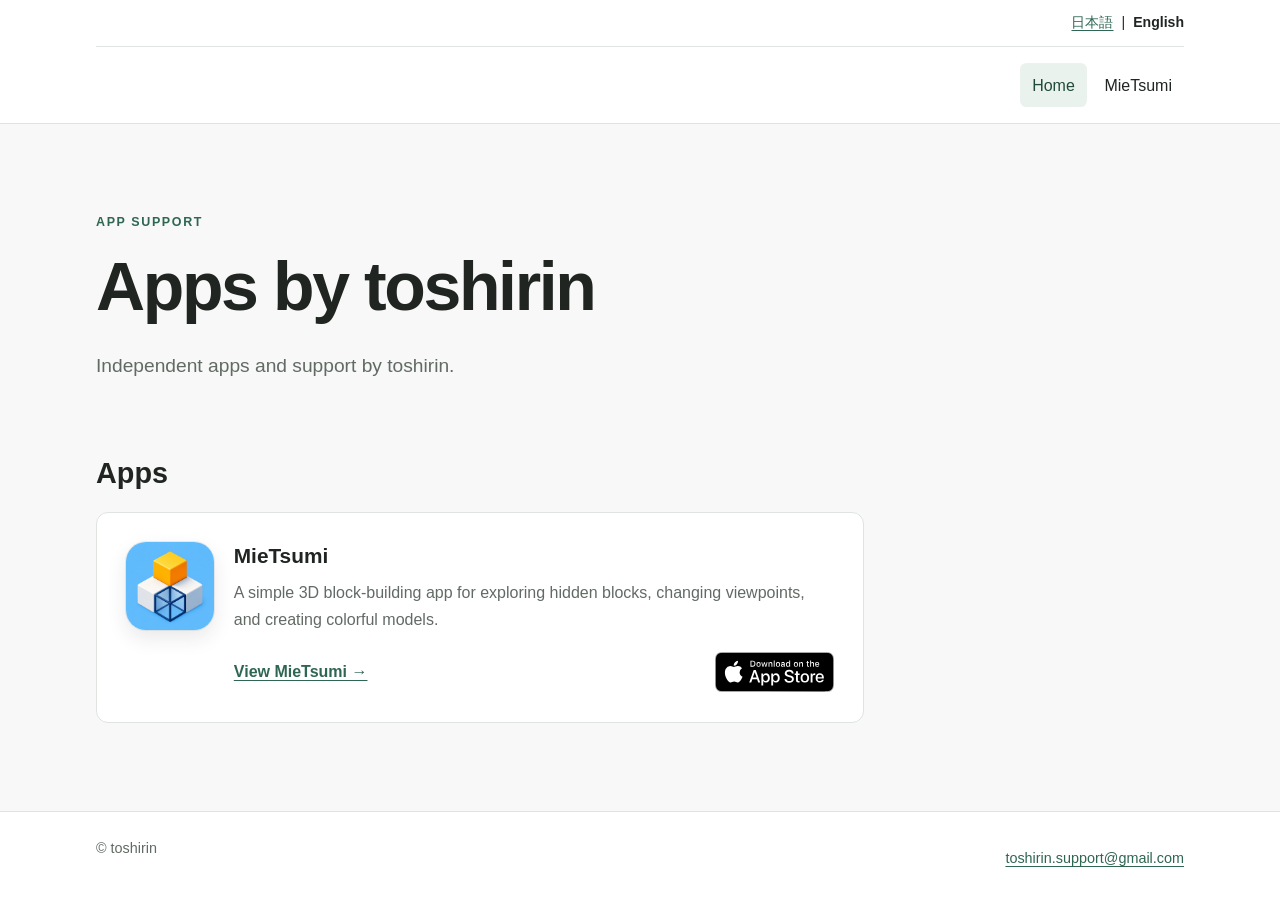
<file: index.html>
<!doctype html>
<html lang="en">
  <head>
    <meta charset="utf-8">
    <meta name="viewport" content="width=device-width, initial-scale=1">
    <meta name="robots" content="noindex">
    <title>Apps by toshirin</title>
    <link rel="stylesheet" href="./assets/style.css?v=20260731">
    <noscript>
      <meta http-equiv="refresh" content="0; url=./ja/">
    </noscript>
    <script>
      (() => {
        const languages = navigator.languages || [navigator.language || ""];
        const hasJapanese = languages.some((language) =>
          /^ja(?:-|$)/i.test(language)
        );

        location.replace(hasJapanese ? "./ja/" : "./en/");
      })();
    </script>
  </head>
  <body>
    <main class="redirect-page">
      <div class="redirect-card">
        <p class="eyebrow">Apps by toshirin</p>
        <h1>Select your language</h1>
        <p lang="ja">ページが移動しない場合は、言語を選択してください。</p>
        <p>If you are not redirected, choose your language.</p>
        <nav class="language-choice" aria-label="Language selection">
          <a class="button" href="./ja/" lang="ja">日本語</a>
          <a class="button button-secondary" href="./en/" lang="en">English</a>
        </nav>
      </div>
    </main>
  </body>
</html>
</file>
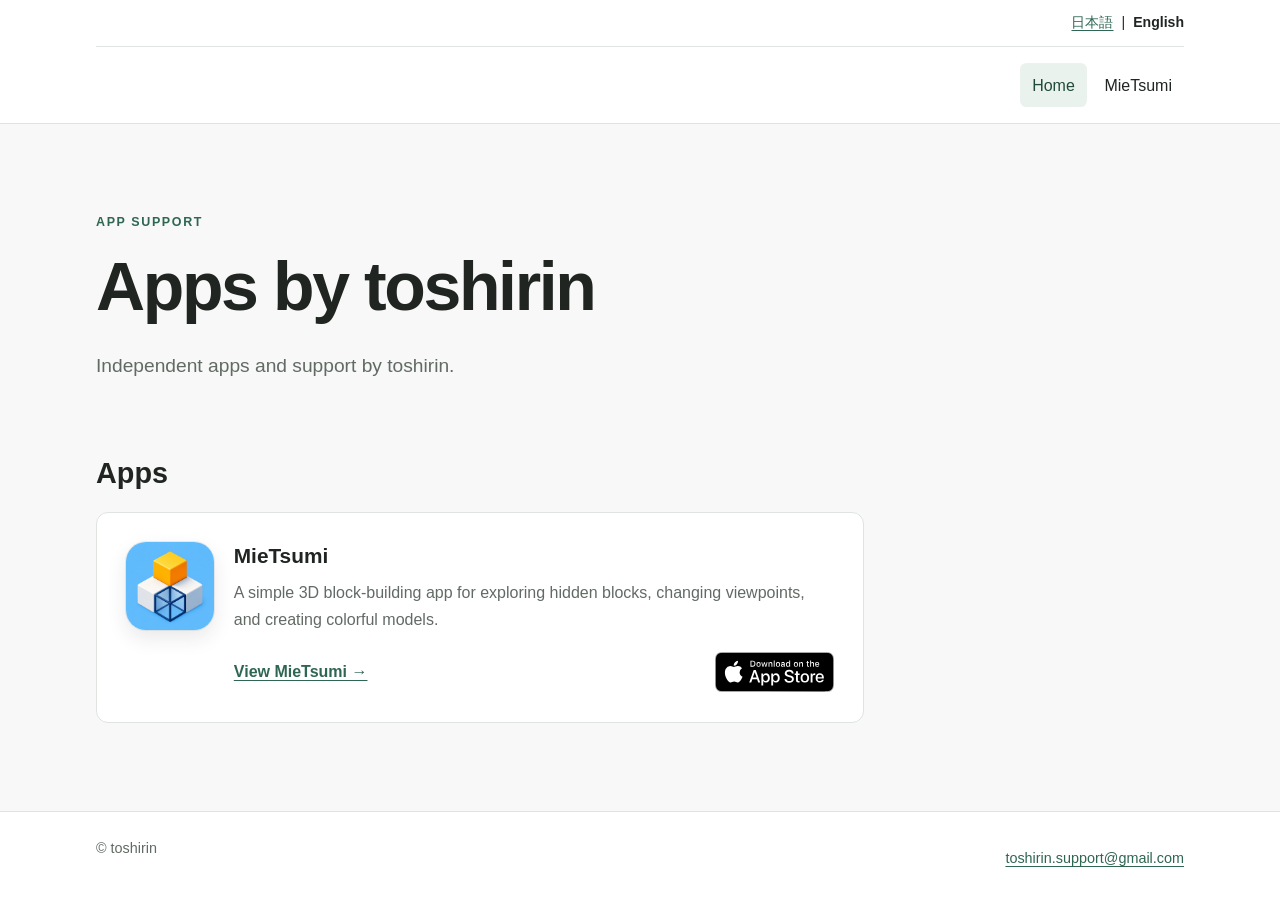
<file: en/index.html>
<!doctype html>
<html lang="en">
  <head>
    <meta charset="utf-8">
    <meta name="viewport" content="width=device-width, initial-scale=1">
    <meta
      name="description"
      content="Support for independently developed apps by toshirin."
    >
    <title>Apps by toshirin</title>
    <link rel="canonical" href="https://toshirin.github.io/en/">
    <link rel="alternate" hreflang="ja" href="https://toshirin.github.io/ja/">
    <link rel="alternate" hreflang="en" href="https://toshirin.github.io/en/">
    <link rel="stylesheet" href="../assets/style.css?v=20260731">
  </head>
  <body>
    <a class="skip-link" href="#main">Skip to content</a>
    <header class="site-header">
      <div class="header-inner">
        <div class="utility-bar">
          <nav class="language-switcher" aria-label="Language">
            <a href="../ja/" lang="ja">日本語</a>
            <span aria-hidden="true">|</span>
            <a href="./" lang="en" aria-current="page">English</a>
          </nav>
        </div>
        <nav class="primary-nav" aria-label="Main navigation">
          <ul class="nav-links">
            <li><a href="./" aria-current="page">Home</a></li>
            <li><a href="./mietsumi/">MieTsumi</a></li>
          </ul>
        </nav>
      </div>
    </header>

    <main class="page" id="main">
      <section class="hero" aria-labelledby="page-title">
        <p class="eyebrow">App Support</p>
        <h1 id="page-title">Apps by toshirin</h1>
        <p class="lead">Independent apps and support by toshirin.</p>
      </section>

      <section aria-labelledby="apps-title">
        <h2 class="section-heading" id="apps-title">Apps</h2>
        <div class="app-grid">
          <article class="app-card">
            <img
              class="app-icon"
              src="../assets/mietsumi-icon.png"
              alt=""
              width="88"
              height="88"
            >
            <div class="app-card-body">
              <h3>MieTsumi</h3>
              <p>
                A simple 3D block-building app for exploring hidden blocks,
                changing viewpoints, and creating colorful models.
              </p>
              <div class="app-card-links">
                <a href="./mietsumi/">View MieTsumi →</a>
                <a
                  class="app-store-badge-link"
                  href="https://apple.co/4yQ1ZLR"
                  aria-label="View MieTsumi on the App Store"
                >
                  <img
                    class="app-store-badge"
                    src="../assets/app-store/app-store-badge-en.svg"
                    alt="Download on the App Store"
                    width="120"
                    height="40"
                  >
                </a>
              </div>
            </div>
          </article>
        </div>
      </section>
    </main>

    <footer class="site-footer">
      <div class="footer-inner">
        <p>© toshirin</p>
        <a href="mailto:toshirin.support@gmail.com">toshirin.support@gmail.com</a>
      </div>
    </footer>
  </body>
</html>
</file>
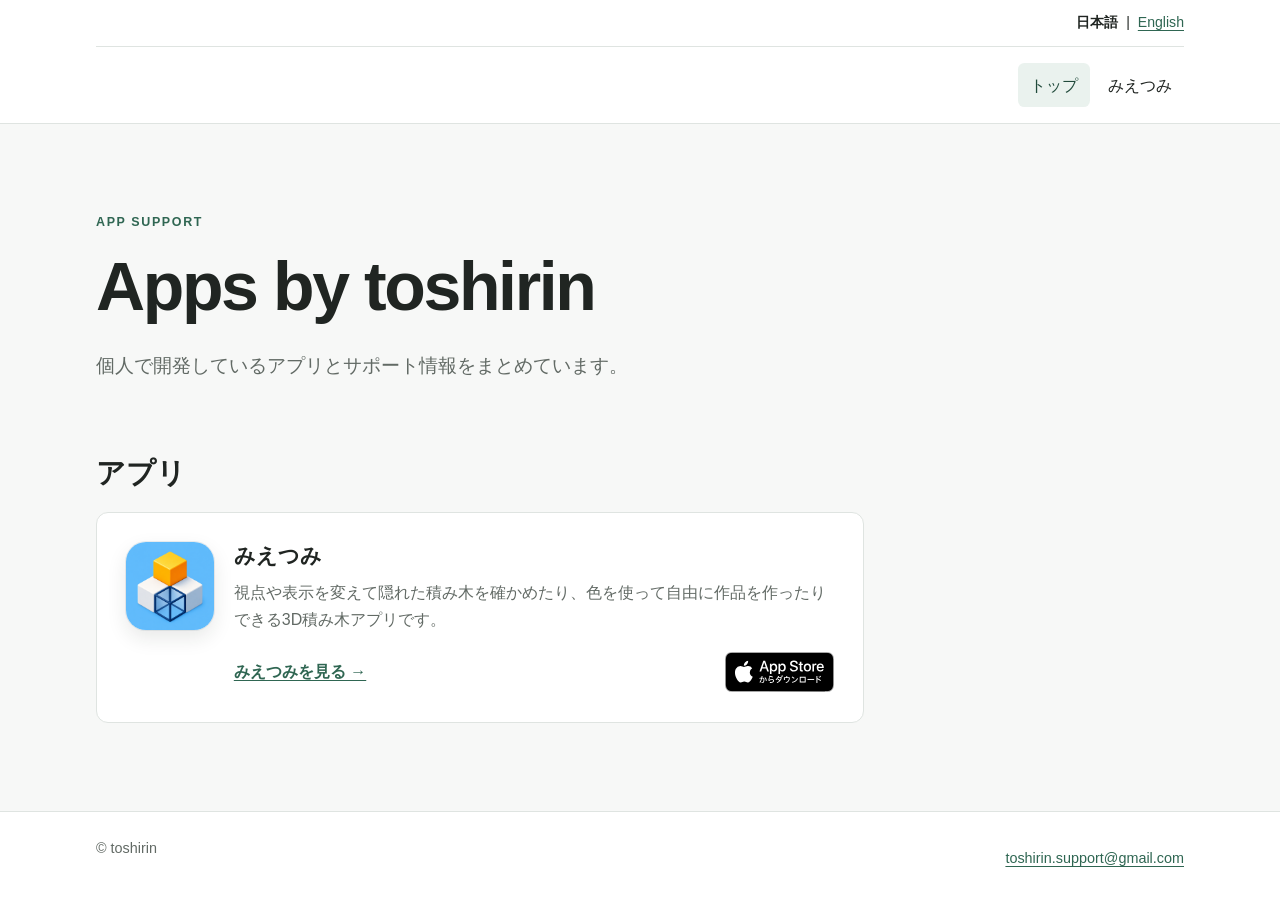
<file: ja/index.html>
<!doctype html>
<html lang="ja">
  <head>
    <meta charset="utf-8">
    <meta name="viewport" content="width=device-width, initial-scale=1">
    <meta name="description" content="個人開発アプリのサポートサイトです。">
    <title>Apps by toshirin</title>
    <link rel="canonical" href="https://toshirin.github.io/ja/">
    <link rel="alternate" hreflang="ja" href="https://toshirin.github.io/ja/">
    <link rel="alternate" hreflang="en" href="https://toshirin.github.io/en/">
    <link rel="stylesheet" href="../assets/style.css?v=20260731">
  </head>
  <body>
    <a class="skip-link" href="#main">本文へ移動</a>
    <header class="site-header">
      <div class="header-inner">
        <div class="utility-bar">
          <nav class="language-switcher" aria-label="言語切り替え">
            <a href="./" lang="ja" aria-current="page">日本語</a>
            <span aria-hidden="true">|</span>
            <a href="../en/" lang="en">English</a>
          </nav>
        </div>
        <nav class="primary-nav" aria-label="メインナビゲーション">
          <ul class="nav-links">
            <li><a href="./" aria-current="page">トップ</a></li>
            <li><a href="./mietsumi/">みえつみ</a></li>
          </ul>
        </nav>
      </div>
    </header>

    <main class="page" id="main">
      <section class="hero" aria-labelledby="page-title">
        <p class="eyebrow">App Support</p>
        <h1 id="page-title">Apps by toshirin</h1>
        <p class="lead">個人で開発しているアプリとサポート情報をまとめています。</p>
      </section>

      <section aria-labelledby="apps-title">
        <h2 class="section-heading" id="apps-title">アプリ</h2>
        <div class="app-grid">
          <article class="app-card">
            <img
              class="app-icon"
              src="../assets/mietsumi-icon.png"
              alt=""
              width="88"
              height="88"
            >
            <div class="app-card-body">
              <h3>みえつみ</h3>
              <p>
                視点や表示を変えて隠れた積み木を確かめたり、色を使って自由に作品を作ったりできる3D積み木アプリです。
              </p>
              <div class="app-card-links">
                <a href="./mietsumi/">みえつみを見る →</a>
                <a
                  class="app-store-badge-link"
                  href="https://apple.co/4yQ1ZLR"
                  aria-label="App Storeでみえつみを開く"
                >
                  <img
                    class="app-store-badge"
                    src="../assets/app-store/app-store-badge-ja.svg"
                    alt="App Storeからダウンロード"
                    width="109"
                    height="40"
                  >
                </a>
              </div>
            </div>
          </article>
        </div>
      </section>
    </main>

    <footer class="site-footer">
      <div class="footer-inner">
        <p>© toshirin</p>
        <a href="mailto:toshirin.support@gmail.com">toshirin.support@gmail.com</a>
      </div>
    </footer>
  </body>
</html>
</file>
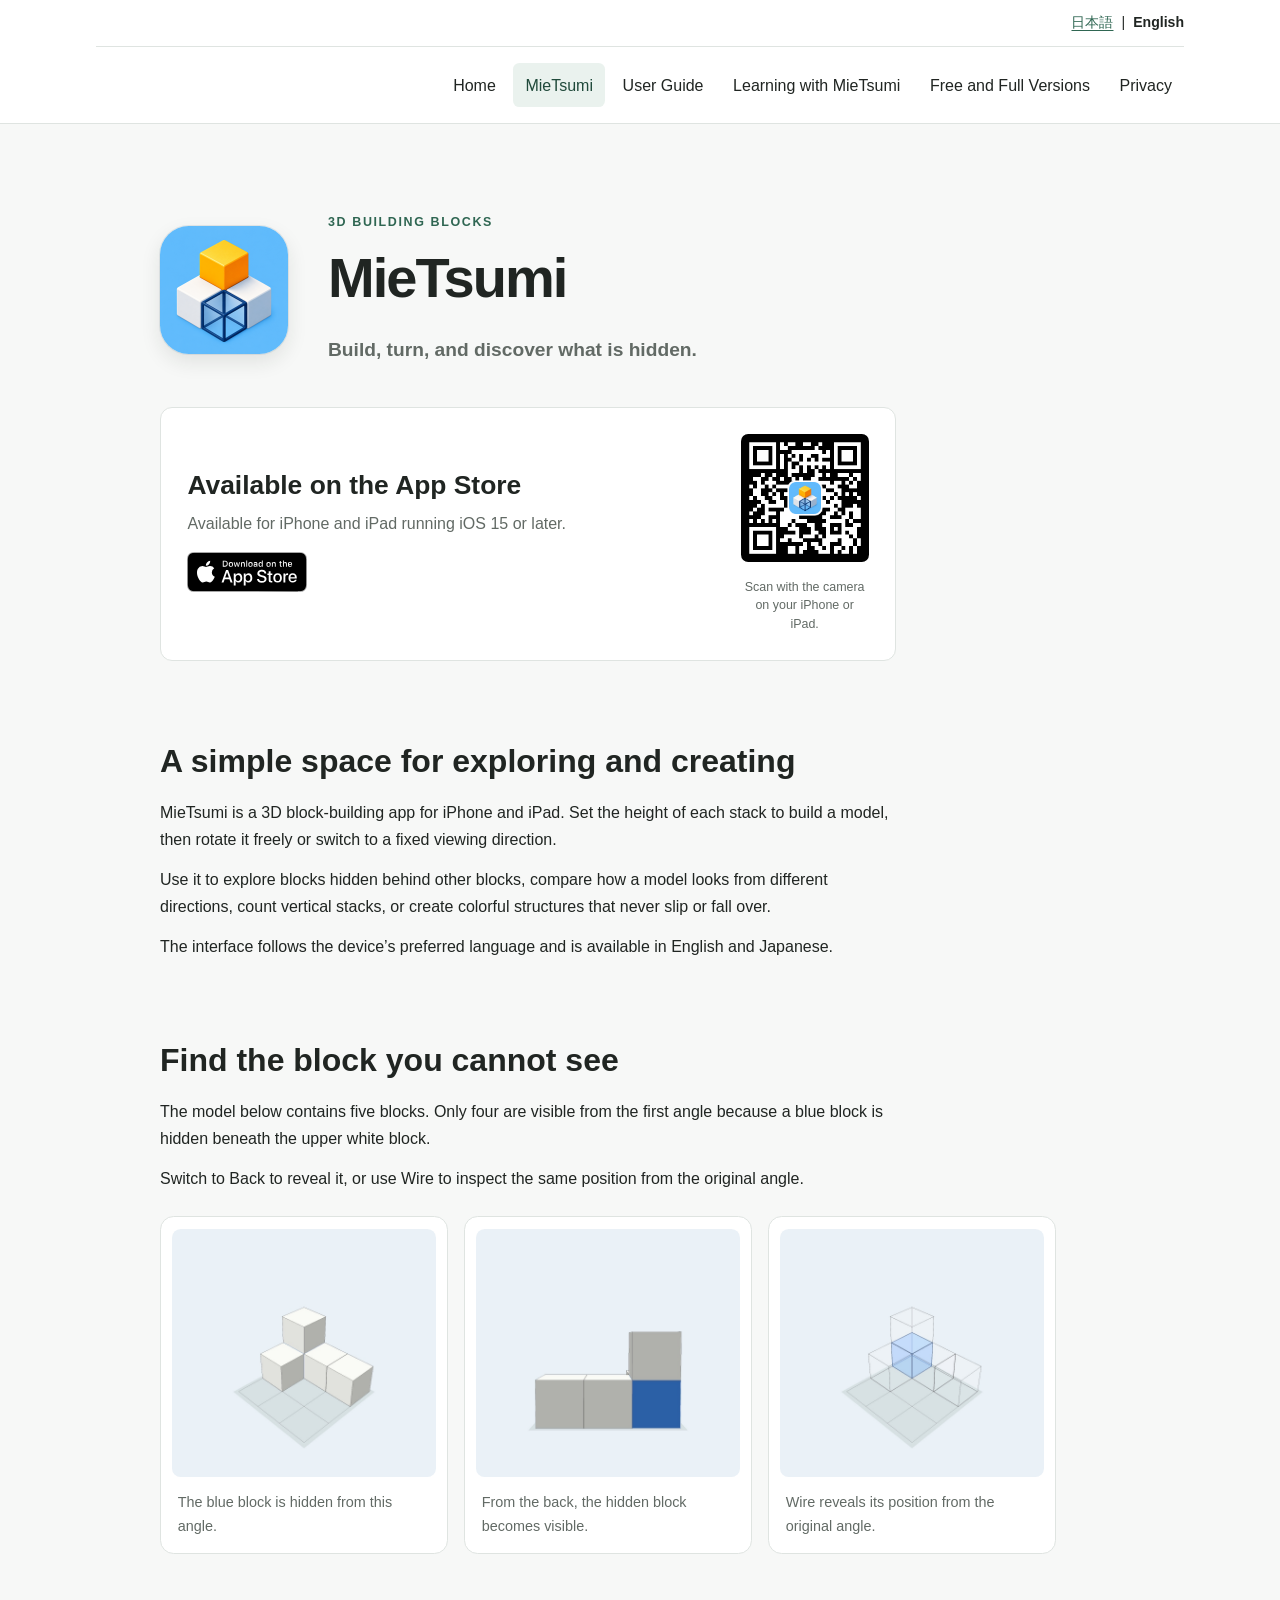
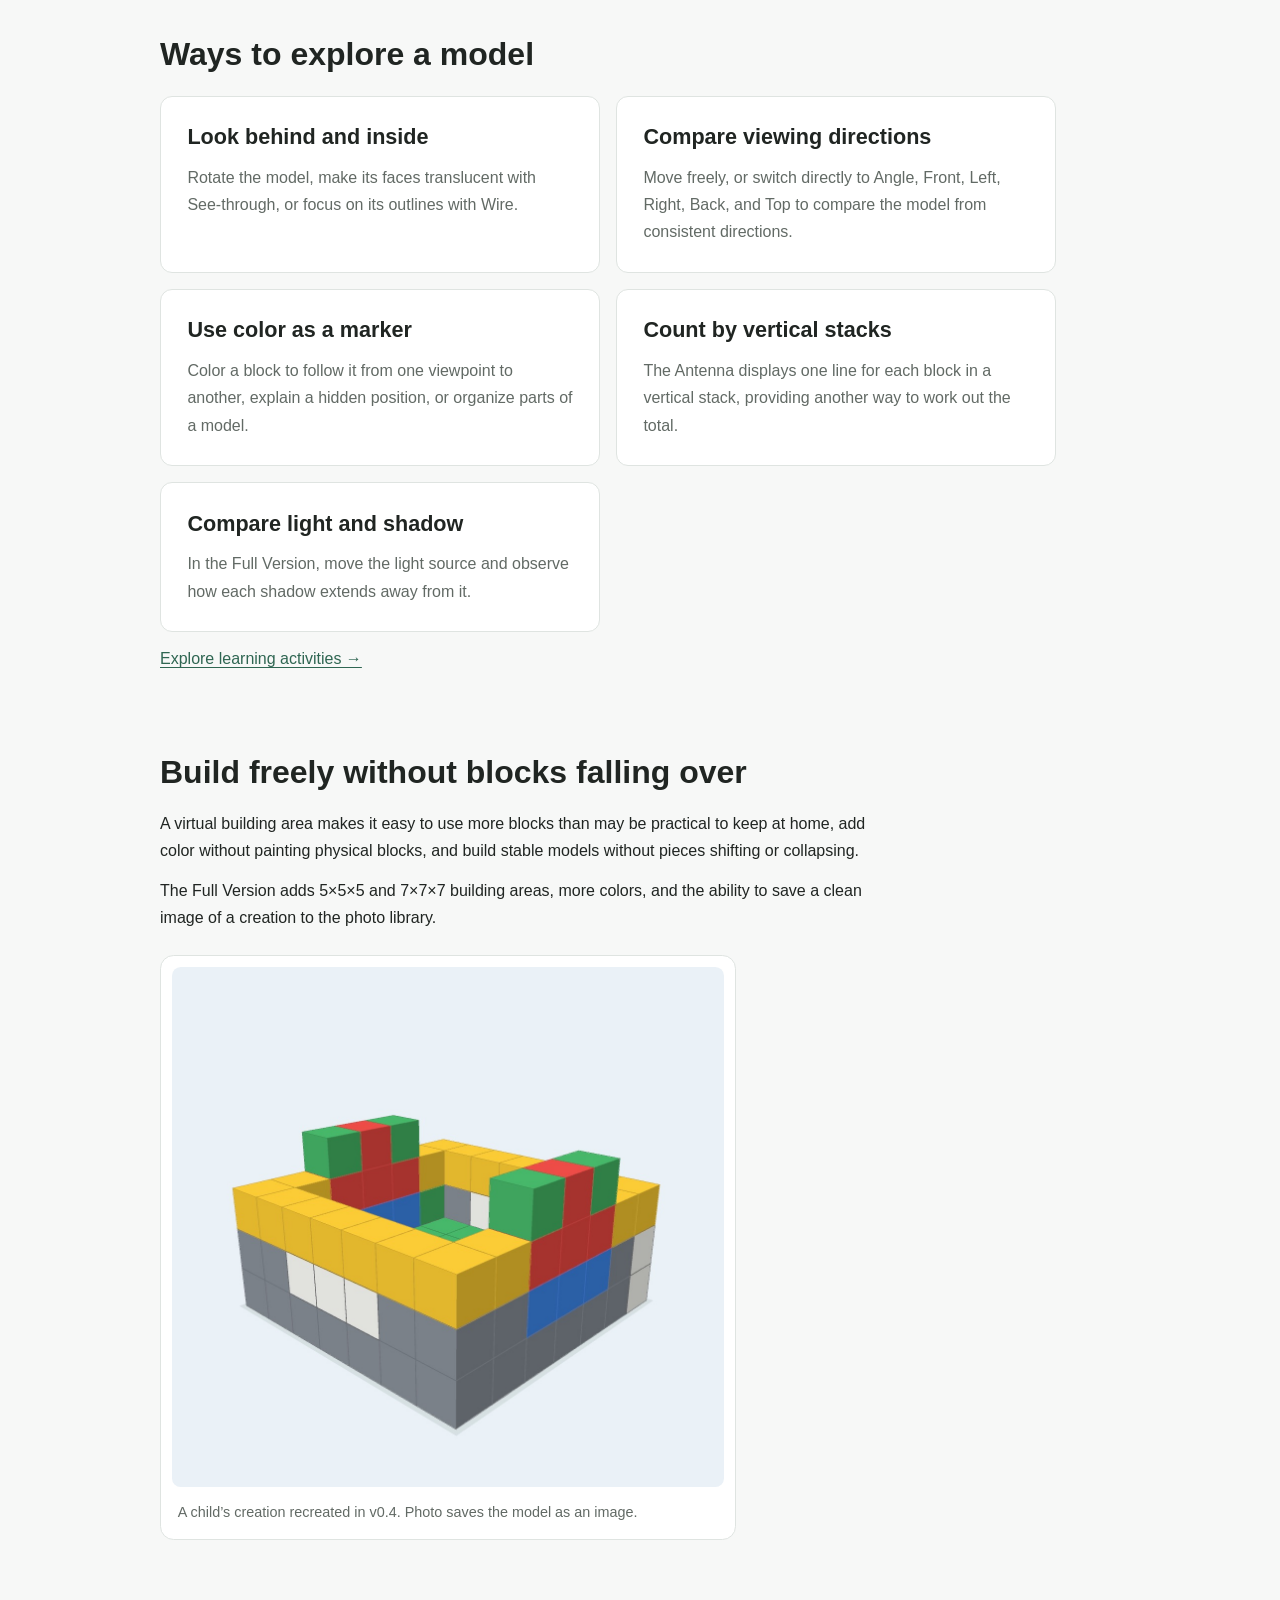
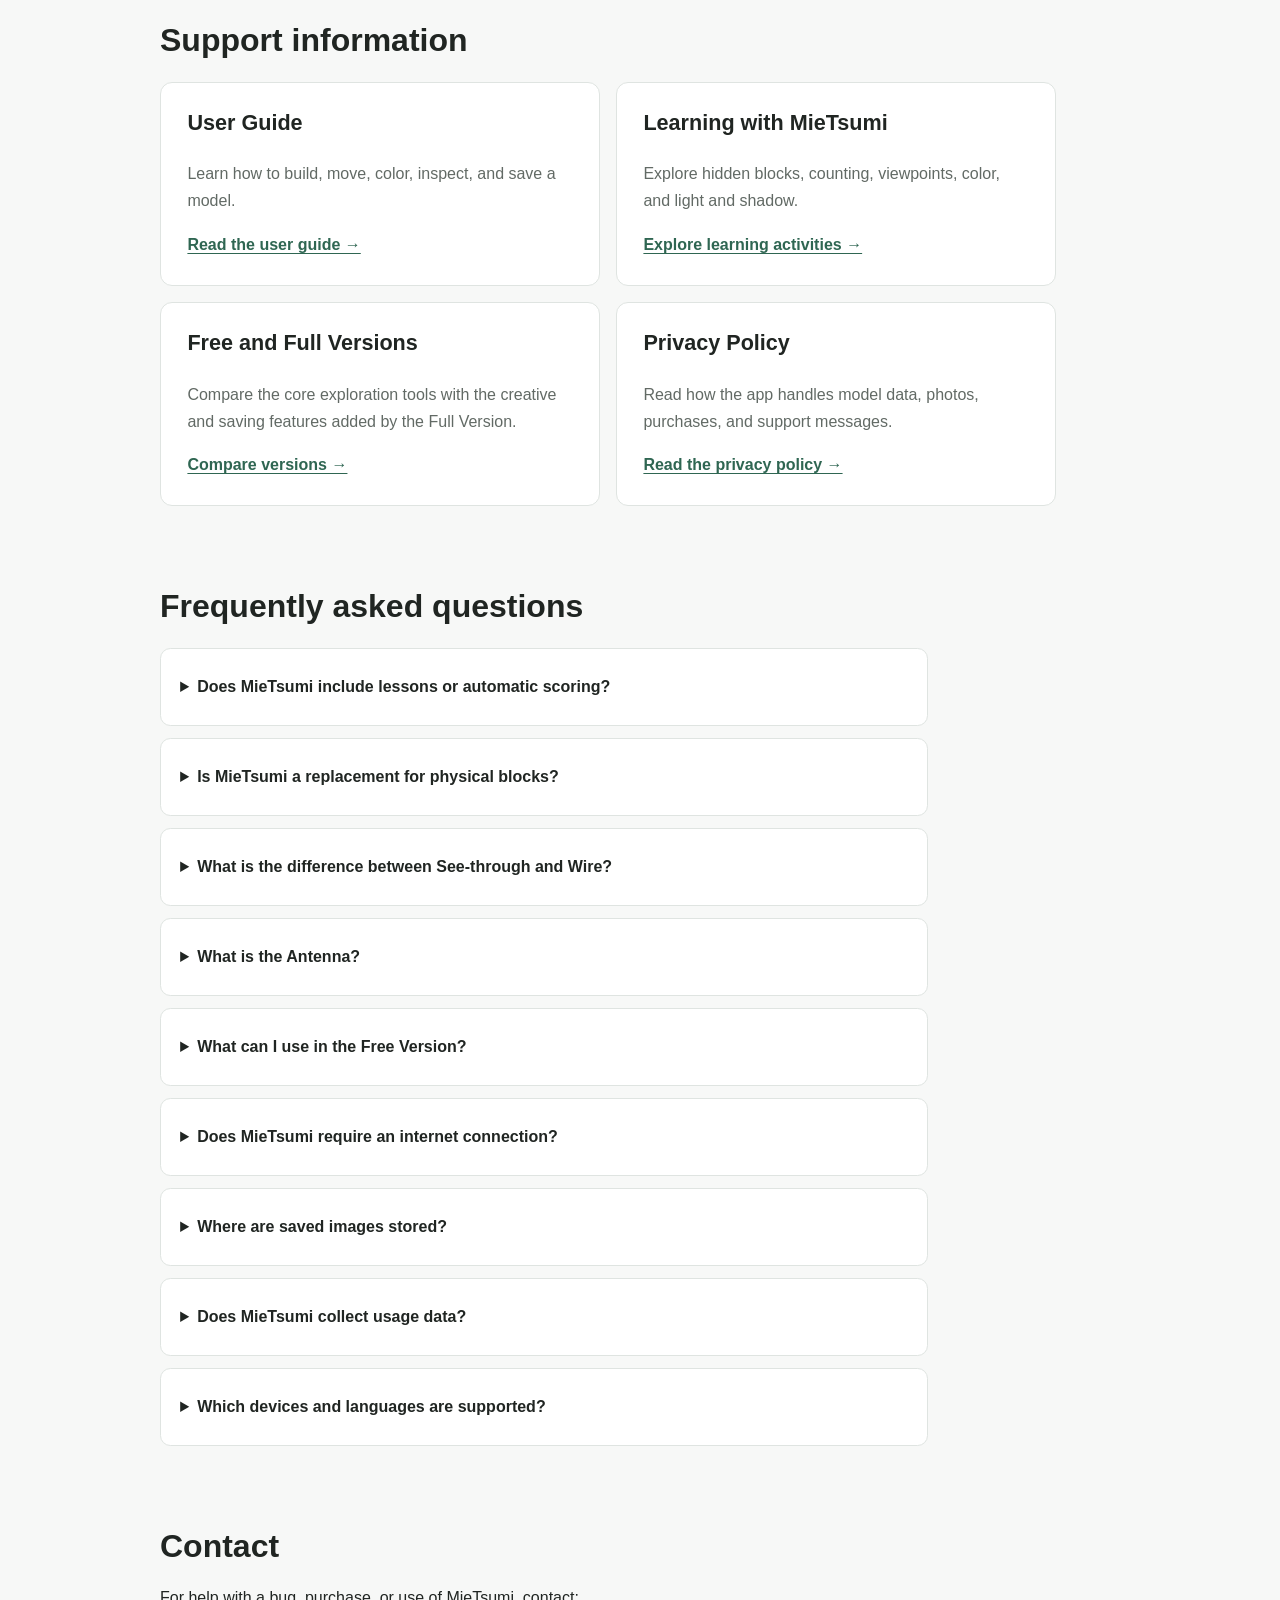
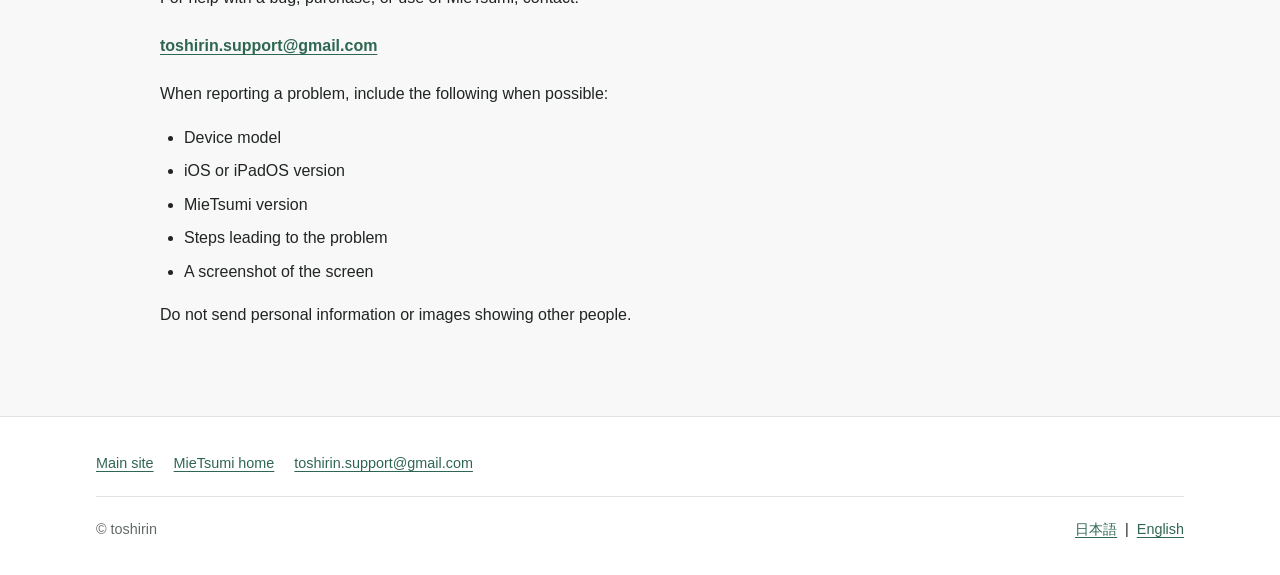
<file: en/mietsumi/index.html>
<!doctype html>
<html lang="en">
  <head>
    <meta charset="utf-8">
    <meta name="viewport" content="width=device-width, initial-scale=1">
    <meta
      name="description"
      content="MieTsumi is a simple 3D block-building app for exploring hidden blocks, comparing viewpoints, and creating colorful models."
    >
    <title>MieTsumi | Build, Turn, and Discover What Is Hidden</title>
    <link rel="canonical" href="https://toshirin.github.io/en/mietsumi/">
    <link rel="stylesheet" href="../../assets/style.css?v=20260731">
    <link rel="alternate" hreflang="ja" href="https://toshirin.github.io/ja/mietsumi/">
    <link rel="alternate" hreflang="en" href="https://toshirin.github.io/en/mietsumi/">
  </head>
  <body>
    <a class="skip-link" href="#main">Skip to content</a>
    <header class="site-header">
      <div class="header-inner">
        <div class="utility-bar">
          <nav class="language-switcher" aria-label="Language">
            <a href="../../ja/mietsumi/" lang="ja">日本語</a>
            <span aria-hidden="true">|</span>
            <a href="./" lang="en" aria-current="page">English</a>
          </nav>
        </div>
        <nav class="primary-nav" aria-label="MieTsumi navigation">
          <ul class="nav-links mietsumi-nav">
            <li><a href="../">Home</a></li>
            <li><a href="./" aria-current="page">MieTsumi</a></li>
            <li><a href="./guide.html">User Guide</a></li>
            <li><a href="./learning.html">Learning with MieTsumi</a></li>
            <li><a href="./plans.html">Free and Full Versions</a></li>
            <li><a href="./privacy.html">Privacy</a></li>
          </ul>
        </nav>
      </div>
    </header>

    <main class="page support-page" id="main">
      <header class="hero app-hero support-header">
        <img
          class="app-icon app-icon-large"
          src="../../assets/mietsumi-icon.png"
          alt="MieTsumi app icon"
          width="128"
          height="128"
        >
        <div>
          <p class="eyebrow">3D Building Blocks</p>
          <h1>MieTsumi</h1>
          <p class="lead"><strong>Build, turn, and discover what is hidden.</strong></p>
        </div>
      </header>

      <section class="store-download" aria-labelledby="store-title">
        <div class="store-download-copy">
          <h2 id="store-title">Available on the App Store</h2>
          <p>Available for iPhone and iPad running iOS 15 or later.</p>
          <a
            class="app-store-badge-link"
            href="https://apple.co/4yQ1ZLR"
            aria-label="View MieTsumi on the App Store"
          >
            <img
              class="app-store-badge"
              src="../../assets/app-store/app-store-badge-en.svg"
              alt="Download on the App Store"
              width="120"
              height="40"
            >
          </a>
        </div>
        <div class="store-qr">
          <a href="https://apple.co/4yQ1ZLR" aria-label="View MieTsumi on the App Store">
            <img
              src="../../assets/app-store/app-store-qr.jpg"
              alt="QR code for the MieTsumi App Store page"
              width="400"
              height="400"
            >
          </a>
          <p>Scan with the camera on your iPhone or iPad.</p>
        </div>
      </section>

      <article class="support-content">
        <section aria-labelledby="overview-title">
          <h2 id="overview-title">A simple space for exploring and creating</h2>
          <p>
            MieTsumi is a 3D block-building app for iPhone and iPad. Set the height of each stack to build a model, then rotate it freely or switch to a fixed viewing direction.
          </p>
          <p>
            Use it to explore blocks hidden behind other blocks, compare how a model looks from different directions, count vertical stacks, or create colorful structures that never slip or fall over.
          </p>
          <p>The interface follows the device’s preferred language and is available in English and Japanese.</p>
        </section>

        <section aria-labelledby="hidden-title">
          <h2 id="hidden-title">Find the block you cannot see</h2>
          <p>
            The model below contains five blocks. Only four are visible from the first angle because a blue block is hidden beneath the upper white block.
          </p>
          <p>
            Switch to Back to reveal it, or use Wire to inspect the same position from the original angle.
          </p>
          <div class="media-grid media-grid-three">
            <figure class="media-figure">
              <img
                src="../../assets/images/mietsumi/v04/hidden-angle.jpg"
                alt="Four white blocks visible from an angle, with a blue block hidden beneath the upper block"
                width="1112"
                height="1048"
              >
              <figcaption>The blue block is hidden from this angle.</figcaption>
            </figure>
            <figure class="media-figure">
              <img
                src="../../assets/images/mietsumi/v04/hidden-back.jpg"
                alt="The same model from the back, revealing a blue block beneath a white block"
                width="1112"
                height="1048"
                loading="lazy"
              >
              <figcaption>From the back, the hidden block becomes visible.</figcaption>
            </figure>
            <figure class="media-figure">
              <img
                src="../../assets/images/mietsumi/v04/hidden-wire.jpg"
                alt="The same model in Wire mode, showing the outline and position of the hidden blue block"
                width="1112"
                height="1048"
                loading="lazy"
              >
              <figcaption>Wire reveals its position from the original angle.</figcaption>
            </figure>
          </div>
        </section>

        <section aria-labelledby="explore-title">
          <h2 id="explore-title">Ways to explore a model</h2>
          <div class="feature-grid">
            <section class="feature-card">
              <h3>Look behind and inside</h3>
              <p>Rotate the model, make its faces translucent with See-through, or focus on its outlines with Wire.</p>
            </section>
            <section class="feature-card">
              <h3>Compare viewing directions</h3>
              <p>Move freely, or switch directly to Angle, Front, Left, Right, Back, and Top to compare the model from consistent directions.</p>
            </section>
            <section class="feature-card">
              <h3>Use color as a marker</h3>
              <p>Color a block to follow it from one viewpoint to another, explain a hidden position, or organize parts of a model.</p>
            </section>
            <section class="feature-card">
              <h3>Count by vertical stacks</h3>
              <p>The Antenna displays one line for each block in a vertical stack, providing another way to work out the total.</p>
            </section>
            <section class="feature-card">
              <h3>Compare light and shadow</h3>
              <p>In the Full Version, move the light source and observe how each shadow extends away from it.</p>
            </section>
          </div>
          <p><a href="./learning.html">Explore learning activities →</a></p>
        </section>

        <section aria-labelledby="creative-title">
          <h2 id="creative-title">Build freely without blocks falling over</h2>
          <p>
            A virtual building area makes it easy to use more blocks than may be practical to keep at home, add color without painting physical blocks, and build stable models without pieces shifting or collapsing.
          </p>
          <p>
            The Full Version adds 5×5×5 and 7×7×7 building areas, more colors, and the ability to save a clean image of a creation to the photo library.
          </p>
          <figure class="media-figure media-figure-wide">
            <img
              src="../../assets/images/mietsumi/v04/creation-child.jpg"
              alt="A large fort-like creation with gray walls, a yellow rim, and red, green, blue, and white details"
              width="1112"
              height="1048"
              loading="lazy"
            >
            <figcaption>A child’s creation recreated in v0.4. Photo saves the model as an image.</figcaption>
          </figure>
        </section>

        <section aria-labelledby="details-title">
          <h2 id="details-title">Support information</h2>
          <div class="link-card-grid">
            <article class="link-card">
              <h3>User Guide</h3>
              <p>Learn how to build, move, color, inspect, and save a model.</p>
              <a href="./guide.html">Read the user guide →</a>
            </article>
            <article class="link-card">
              <h3>Learning with MieTsumi</h3>
              <p>Explore hidden blocks, counting, viewpoints, color, and light and shadow.</p>
              <a href="./learning.html">Explore learning activities →</a>
            </article>
            <article class="link-card">
              <h3>Free and Full Versions</h3>
              <p>Compare the core exploration tools with the creative and saving features added by the Full Version.</p>
              <a href="./plans.html">Compare versions →</a>
            </article>
            <article class="link-card">
              <h3>Privacy Policy</h3>
              <p>Read how the app handles model data, photos, purchases, and support messages.</p>
              <a href="./privacy.html">Read the privacy policy →</a>
            </article>
          </div>
        </section>

        <section aria-labelledby="faq-title">
          <h2 id="faq-title">Frequently asked questions</h2>
          <div class="faq-list">
            <details>
              <summary>Does MieTsumi include lessons or automatic scoring?</summary>
              <p>No. MieTsumi is an open-ended tool for building and examining models. It does not provide problem sets, answers, or automatic scoring.</p>
            </details>
            <details>
              <summary>Is MieTsumi a replacement for physical blocks?</summary>
              <p>No. Physical blocks provide valuable hands-on experience. MieTsumi complements them with free rotation, fixed viewpoints, See-through, and Wire.</p>
            </details>
            <details>
              <summary>What is the difference between See-through and Wire?</summary>
              <p>See-through makes block faces translucent. Wire focuses on outlines. Both help reveal hidden blocks and overlaps.</p>
            </details>
            <details>
              <summary>What is the Antenna?</summary>
              <p>It is a counting aid. Lines appear above each vertical stack, and the number of lines matches the number of blocks in that stack.</p>
            </details>
            <details>
              <summary>What can I use in the Free Version?</summary>
              <p>The Free Version includes 3×3×3, basic colors, rotation and zoom, fixed viewpoints, Normal, See-through, Wire, the total count, and the Antenna. See <a href="./plans.html">Free and Full Versions</a> for details.</p>
            </details>
            <details>
              <summary>Does MieTsumi require an internet connection?</summary>
              <p>Building and exploring models generally does not require one. Purchasing, restoring a purchase, and opening support pages may require a connection.</p>
            </details>
            <details>
              <summary>Where are saved images stored?</summary>
              <p>In the Full Version, Photo saves an image to the device’s photo library. The image is not sent to the developer.</p>
            </details>
            <details>
              <summary>Does MieTsumi collect usage data?</summary>
              <p>MieTsumi does not use advertising, behavioral analytics, user accounts, or location collection. See the <a href="./privacy.html">Privacy Policy</a> for details.</p>
            </details>
            <details>
              <summary>Which devices and languages are supported?</summary>
              <p>MieTsumi supports iPhone and iPad running iOS or iPadOS 15 or later. The interface is available in English and Japanese.</p>
            </details>
          </div>
        </section>

        <section aria-labelledby="contact-title">
          <h2 id="contact-title">Contact</h2>
          <p>For help with a bug, purchase, or use of MieTsumi, contact:</p>
          <p>
            <a
              class="contact-link"
              href="mailto:toshirin.support@gmail.com?subject=%5BMieTsumi%5D%20Support%20Request"
            >toshirin.support@gmail.com</a>
          </p>
          <p>When reporting a problem, include the following when possible:</p>
          <ul>
            <li>Device model</li>
            <li>iOS or iPadOS version</li>
            <li>MieTsumi version</li>
            <li>Steps leading to the problem</li>
            <li>A screenshot of the screen</li>
          </ul>
          <p>Do not send personal information or images showing other people.</p>
        </section>
      </article>
    </main>

    <footer class="site-footer">
      <div class="footer-inner">
        <div class="footer-content">
          <nav class="footer-nav" aria-label="Footer navigation">
            <a href="../">Main site</a>
            <a href="./">MieTsumi home</a>
            <a
              href="mailto:toshirin.support@gmail.com?subject=%5BMieTsumi%5D%20Support%20Request"
            >toshirin.support@gmail.com</a>
          </nav>
          <div class="footer-meta">
            <p>© toshirin</p>
            <nav class="footer-language" aria-label="Language">
              <a href="../../ja/mietsumi/" lang="ja">日本語</a>
              <span aria-hidden="true">|</span>
              <a href="./" lang="en" aria-current="page">English</a>
            </nav>
          </div>
        </div>
      </div>
    </footer>
  </body>
</html>
</file>
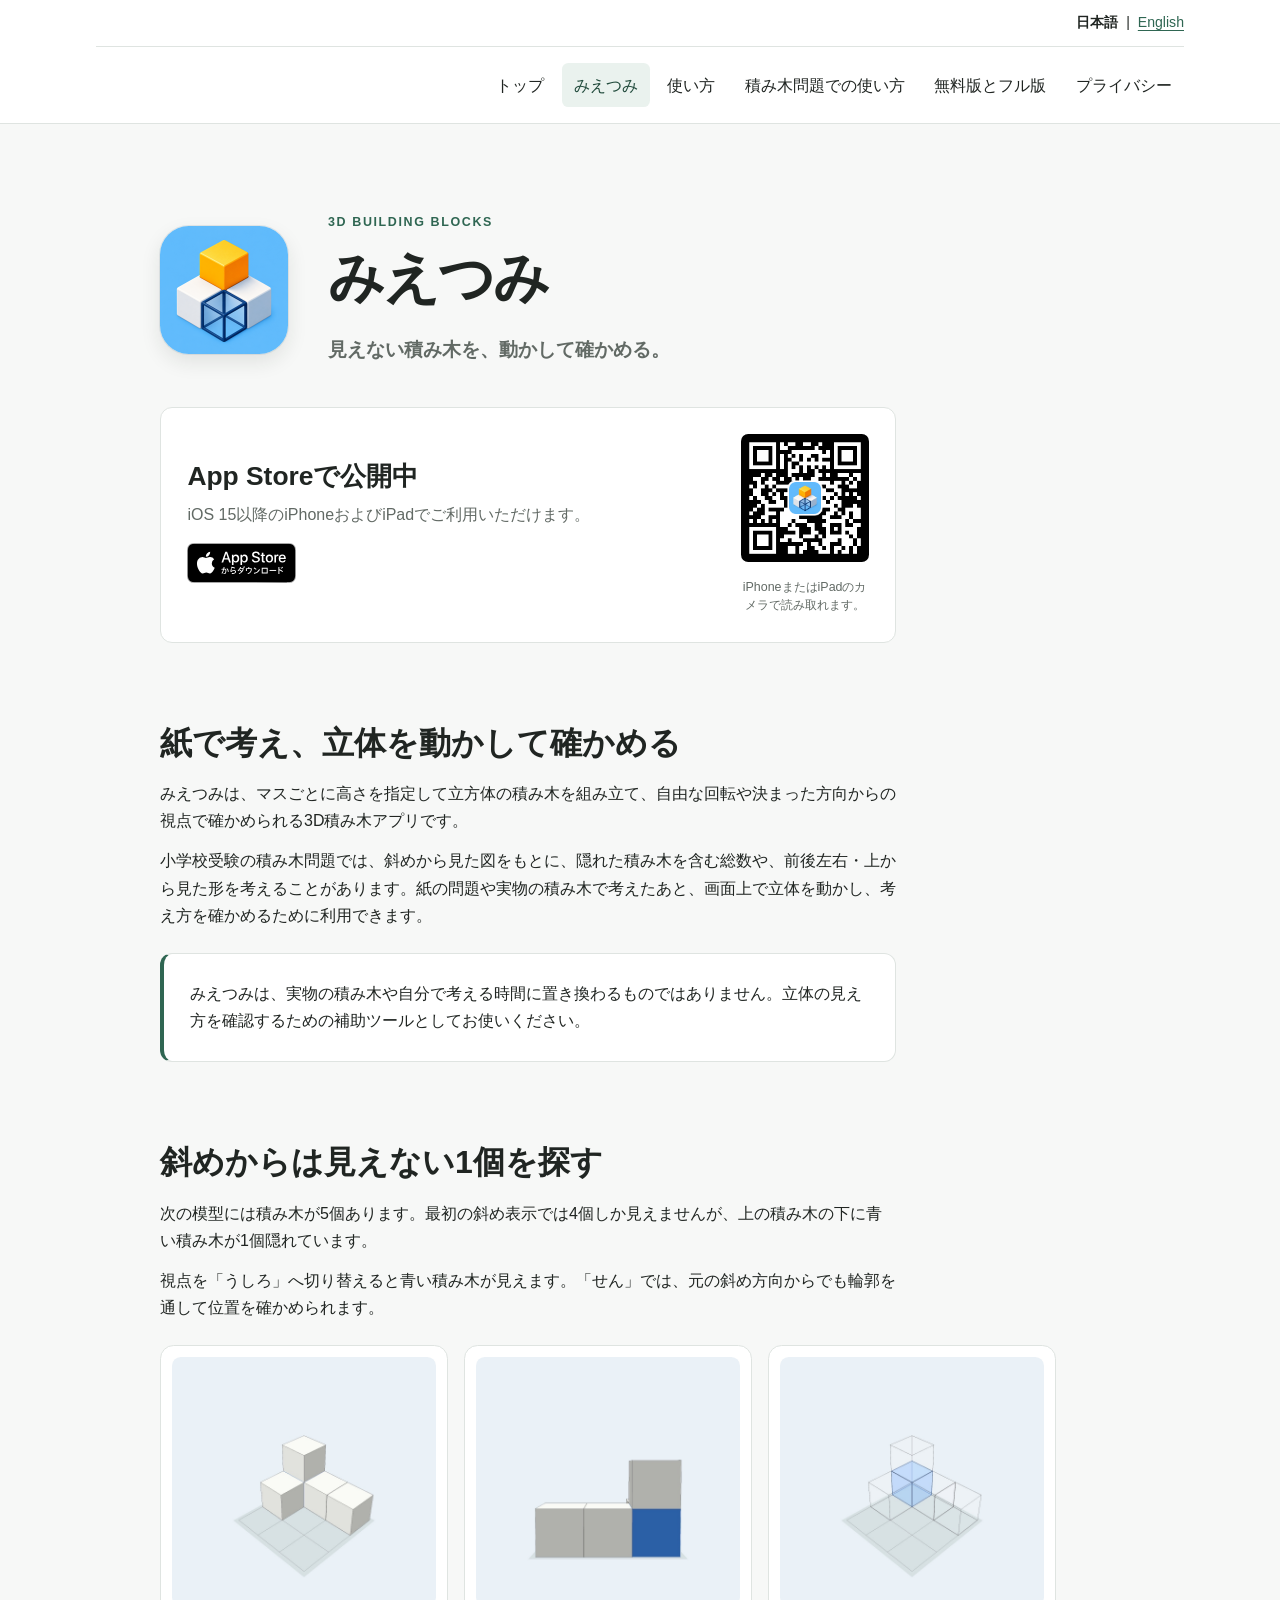
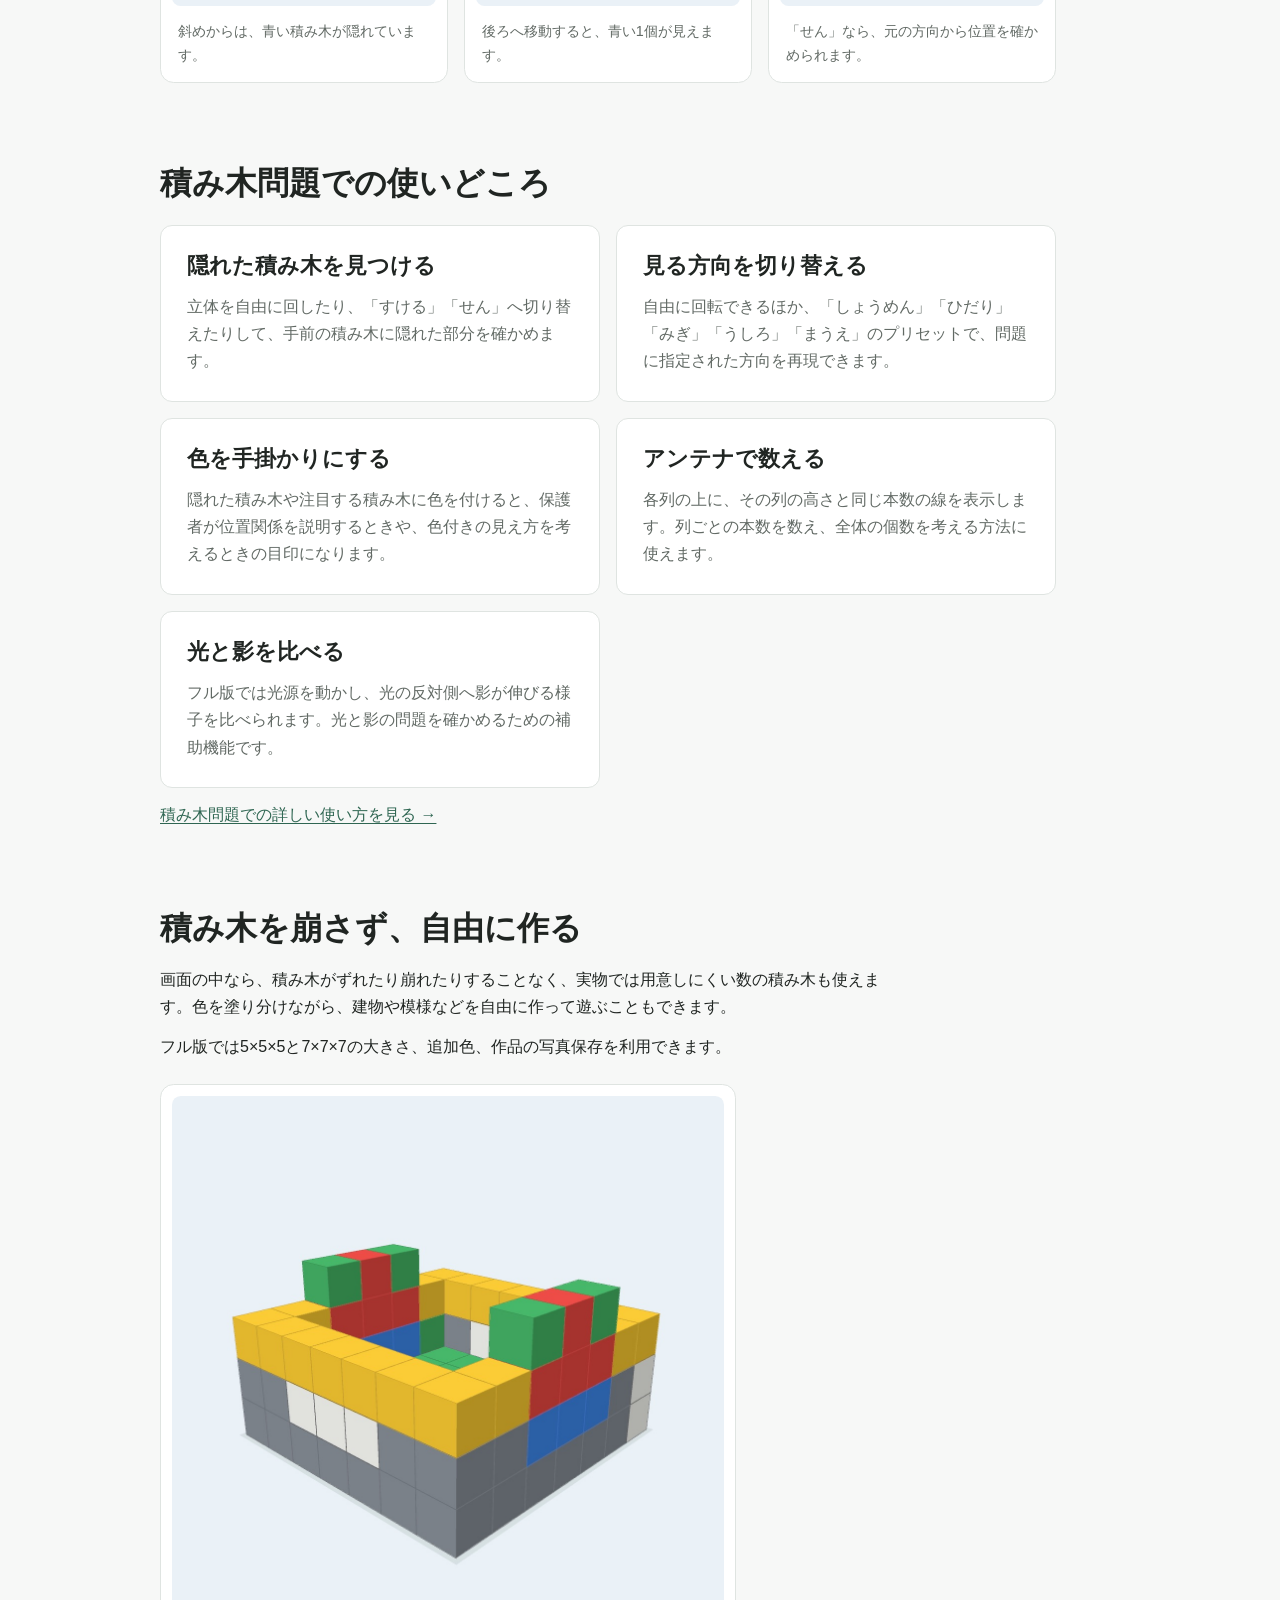
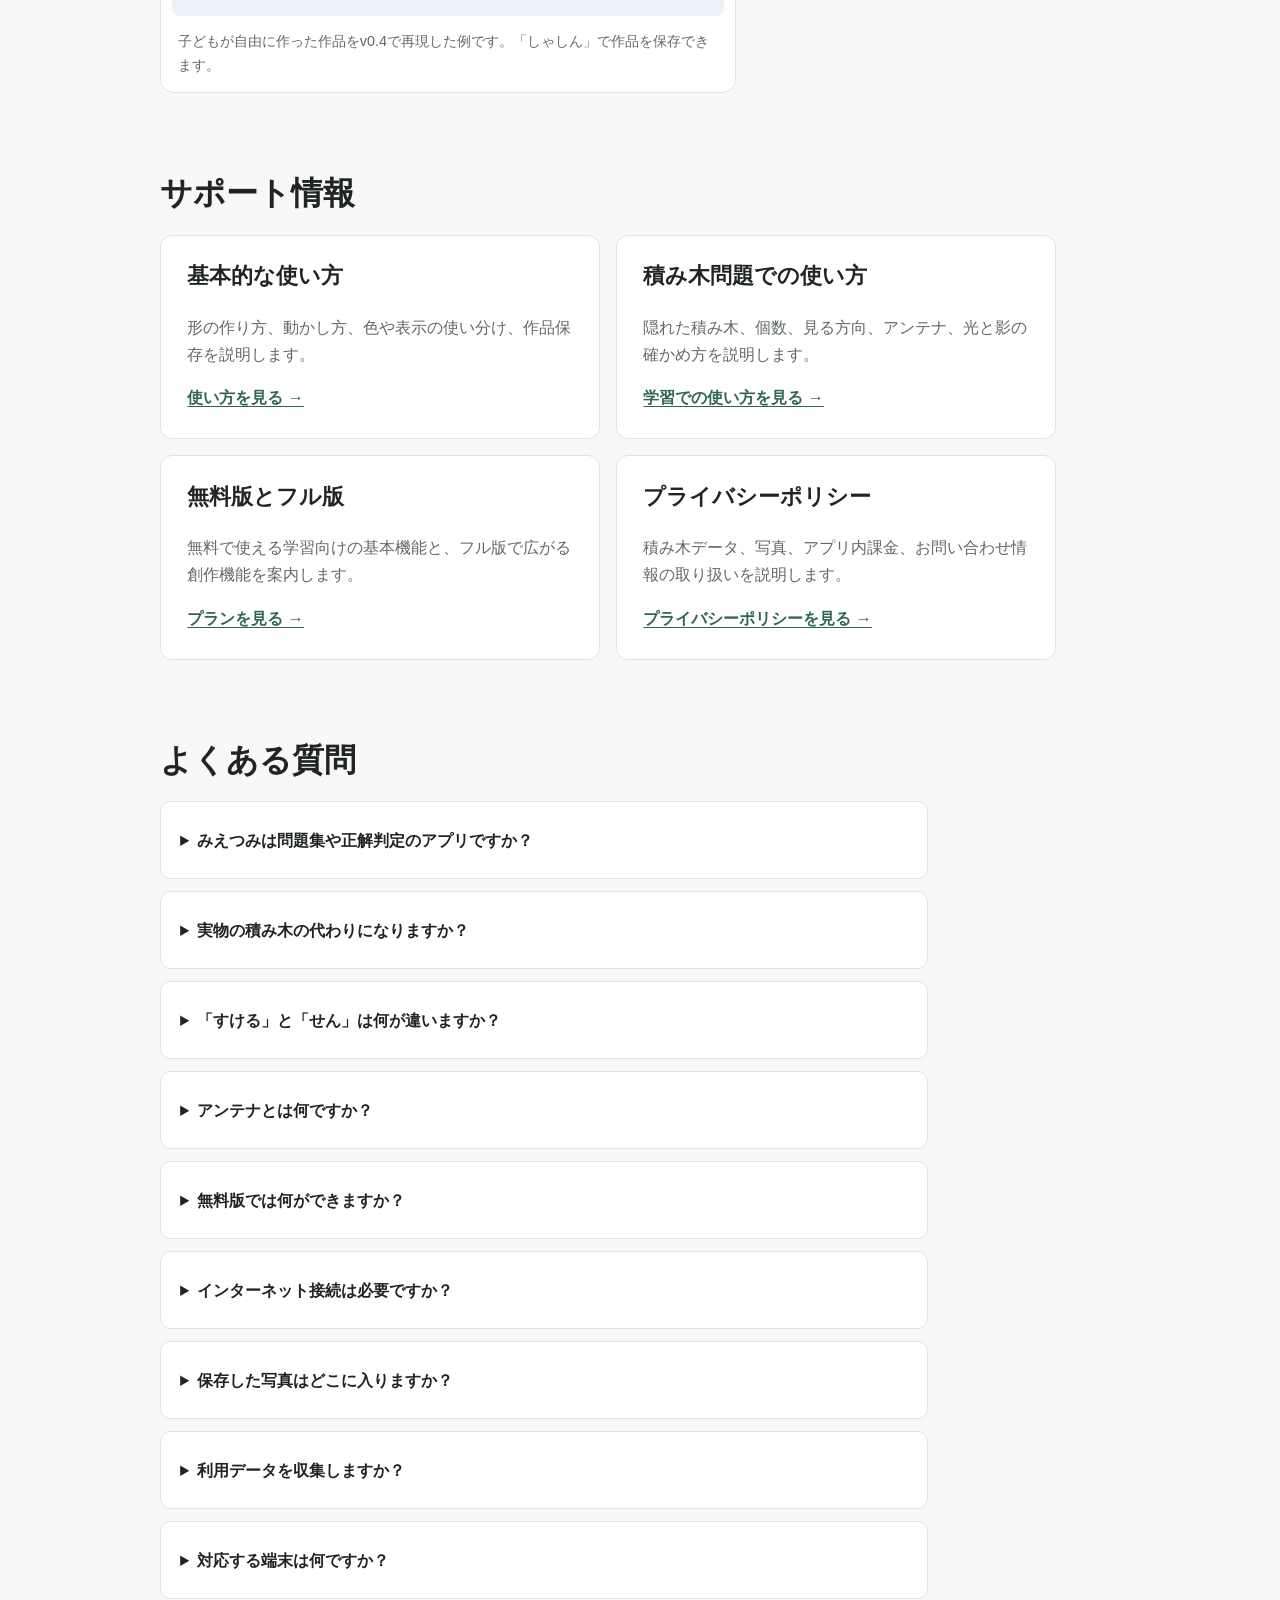
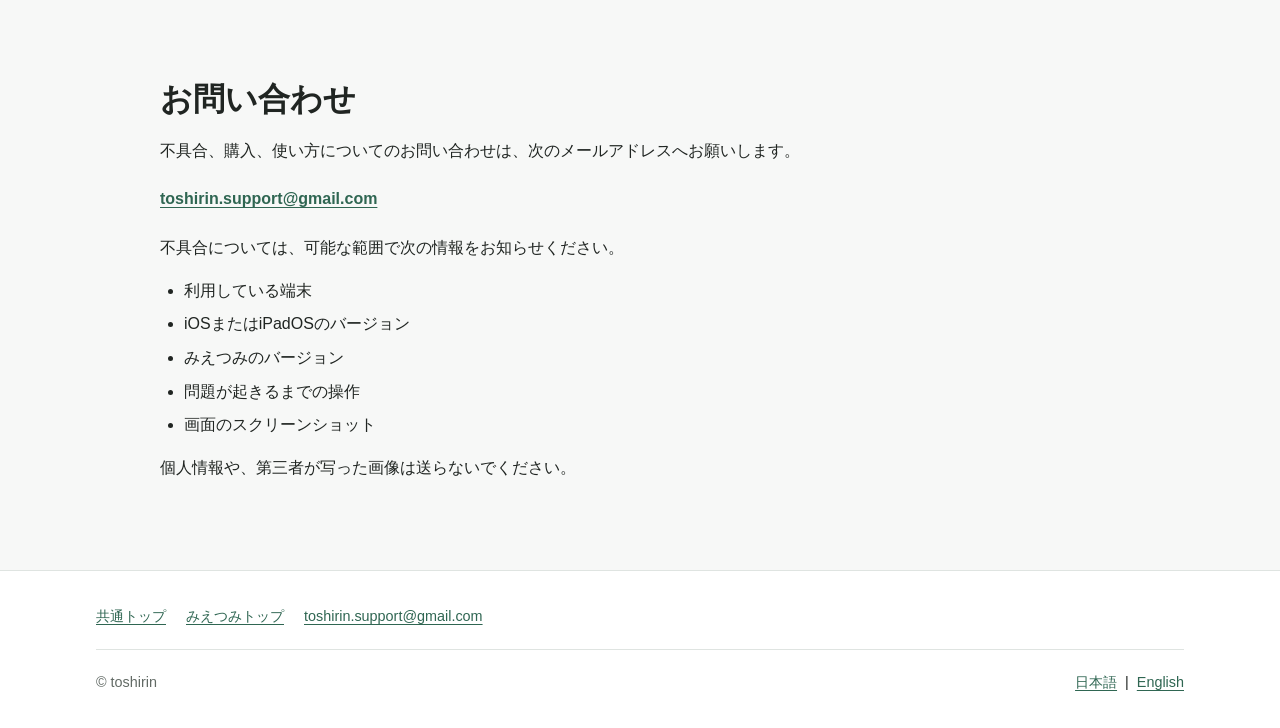
<file: ja/mietsumi/index.html>
<!doctype html>
<html lang="ja">
  <head>
    <meta charset="utf-8">
    <meta name="viewport" content="width=device-width, initial-scale=1">
    <meta
      name="description"
      content="みえつみは、3D積み木を自由に組み立て、隠れた積み木や立体の見え方を確かめられる幼児向け知育アプリです。空間認識の学習、小学校受験の積み木問題、作品づくりに活用できます。"
    >
    <title>みえつみ - 3Dつみきあそび｜幼児向け空間認識・知育アプリ</title>
    <link rel="canonical" href="https://toshirin.github.io/ja/mietsumi/">
    <link rel="stylesheet" href="../../assets/style.css?v=20260731">
    <link rel="alternate" hreflang="ja" href="https://toshirin.github.io/ja/mietsumi/">
    <link rel="alternate" hreflang="en" href="https://toshirin.github.io/en/mietsumi/">
  </head>
  <body>
    <a class="skip-link" href="#main">本文へ移動</a>
    <header class="site-header">
      <div class="header-inner">
        <div class="utility-bar">
          <nav class="language-switcher" aria-label="言語切り替え">
            <a href="./" lang="ja" aria-current="page">日本語</a>
            <span aria-hidden="true">|</span>
            <a href="../../en/mietsumi/" lang="en">English</a>
          </nav>
        </div>
        <nav class="primary-nav" aria-label="みえつみナビゲーション">
          <ul class="nav-links mietsumi-nav">
            <li><a href="../">トップ</a></li>
            <li><a href="./" aria-current="page">みえつみ</a></li>
            <li><a href="./guide.html">使い方</a></li>
            <li><a href="./learning.html">積み木問題での使い方</a></li>
            <li><a href="./plans.html">無料版とフル版</a></li>
            <li><a href="./privacy.html">プライバシー</a></li>
          </ul>
        </nav>
      </div>
    </header>

    <main class="page support-page" id="main">
      <header class="hero app-hero support-header">
        <img
          class="app-icon app-icon-large"
          src="../../assets/mietsumi-icon.png"
          alt="みえつみのアプリアイコン"
          width="128"
          height="128"
        >
        <div>
          <p class="eyebrow">3D Building Blocks</p>
          <h1>みえつみ</h1>
          <p class="lead"><strong>見えない積み木を、動かして確かめる。</strong></p>
        </div>
      </header>

      <section class="store-download" aria-labelledby="store-title">
        <div class="store-download-copy">
          <h2 id="store-title">App Storeで公開中</h2>
          <p>iOS 15以降のiPhoneおよびiPadでご利用いただけます。</p>
          <a
            class="app-store-badge-link"
            href="https://apple.co/4yQ1ZLR"
            aria-label="App Storeでみえつみを開く"
          >
            <img
              class="app-store-badge"
              src="../../assets/app-store/app-store-badge-ja.svg"
              alt="App Storeからダウンロード"
              width="109"
              height="40"
            >
          </a>
        </div>
        <div class="store-qr">
          <a href="https://apple.co/4yQ1ZLR" aria-label="App Storeでみえつみを開く">
            <img
              src="../../assets/app-store/app-store-qr.jpg"
              alt="みえつみのApp Storeページを開くQRコード"
              width="400"
              height="400"
            >
          </a>
          <p>iPhoneまたはiPadのカメラで読み取れます。</p>
        </div>
      </section>

      <article class="support-content">
        <section aria-labelledby="overview-title">
          <h2 id="overview-title">紙で考え、立体を動かして確かめる</h2>
          <p>
            みえつみは、マスごとに高さを指定して立方体の積み木を組み立て、自由な回転や決まった方向からの視点で確かめられる3D積み木アプリです。
          </p>
          <p>
            小学校受験の積み木問題では、斜めから見た図をもとに、隠れた積み木を含む総数や、前後左右・上から見た形を考えることがあります。紙の問題や実物の積み木で考えたあと、画面上で立体を動かし、考え方を確かめるために利用できます。
          </p>
          <div class="notice">
            <p>
              みえつみは、実物の積み木や自分で考える時間に置き換わるものではありません。立体の見え方を確認するための補助ツールとしてお使いください。
            </p>
          </div>
        </section>

        <section aria-labelledby="hidden-title">
          <h2 id="hidden-title">斜めからは見えない1個を探す</h2>
          <p>
            次の模型には積み木が5個あります。最初の斜め表示では4個しか見えませんが、上の積み木の下に青い積み木が1個隠れています。
          </p>
          <p>
            視点を「うしろ」へ切り替えると青い積み木が見えます。「せん」では、元の斜め方向からでも輪郭を通して位置を確かめられます。
          </p>
          <div class="media-grid media-grid-three">
            <figure class="media-figure">
              <img
                src="../../assets/images/mietsumi/v04/hidden-angle.jpg"
                alt="斜めから見た4個の白い積み木。上の積み木の下にある青い積み木は隠れて見えない"
                width="1112"
                height="1048"
              >
              <figcaption>斜めからは、青い積み木が隠れています。</figcaption>
            </figure>
            <figure class="media-figure">
              <img
                src="../../assets/images/mietsumi/v04/hidden-back.jpg"
                alt="後ろから見た積み木。白い積み木の下に隠れていた青い積み木が見えている"
                width="1112"
                height="1048"
                loading="lazy"
              >
              <figcaption>後ろへ移動すると、青い1個が見えます。</figcaption>
            </figure>
            <figure class="media-figure">
              <img
                src="../../assets/images/mietsumi/v04/hidden-wire.jpg"
                alt="せん表示にした同じ模型。斜めから隠れた青い積み木の輪郭と位置を確認できる"
                width="1112"
                height="1048"
                loading="lazy"
              >
              <figcaption>「せん」なら、元の方向から位置を確かめられます。</figcaption>
            </figure>
          </div>
        </section>

        <section aria-labelledby="learning-uses-title">
          <h2 id="learning-uses-title">積み木問題での使いどころ</h2>
          <div class="feature-grid">
            <section class="feature-card">
              <h3>隠れた積み木を見つける</h3>
              <p>立体を自由に回したり、「すける」「せん」へ切り替えたりして、手前の積み木に隠れた部分を確かめます。</p>
            </section>
            <section class="feature-card">
              <h3>見る方向を切り替える</h3>
              <p>自由に回転できるほか、「しょうめん」「ひだり」「みぎ」「うしろ」「まうえ」のプリセットで、問題に指定された方向を再現できます。</p>
            </section>
            <section class="feature-card">
              <h3>色を手掛かりにする</h3>
              <p>隠れた積み木や注目する積み木に色を付けると、保護者が位置関係を説明するときや、色付きの見え方を考えるときの目印になります。</p>
            </section>
            <section class="feature-card">
              <h3>アンテナで数える</h3>
              <p>各列の上に、その列の高さと同じ本数の線を表示します。列ごとの本数を数え、全体の個数を考える方法に使えます。</p>
            </section>
            <section class="feature-card">
              <h3>光と影を比べる</h3>
              <p>フル版では光源を動かし、光の反対側へ影が伸びる様子を比べられます。光と影の問題を確かめるための補助機能です。</p>
            </section>
          </div>
          <p><a href="./learning.html">積み木問題での詳しい使い方を見る →</a></p>
        </section>

        <section aria-labelledby="creative-title">
          <h2 id="creative-title">積み木を崩さず、自由に作る</h2>
          <p>
            画面の中なら、積み木がずれたり崩れたりすることなく、実物では用意しにくい数の積み木も使えます。色を塗り分けながら、建物や模様などを自由に作って遊ぶこともできます。
          </p>
          <p>
            フル版では5×5×5と7×7×7の大きさ、追加色、作品の写真保存を利用できます。
          </p>
          <figure class="media-figure media-figure-wide">
            <img
              src="../../assets/images/mietsumi/v04/creation-child.jpg"
              alt="灰色の壁と黄色の縁、赤、緑、青の積み木を組み合わせた砦のような大きな作品"
              width="1112"
              height="1048"
              loading="lazy"
            >
            <figcaption>子どもが自由に作った作品をv0.4で再現した例です。「しゃしん」で作品を保存できます。</figcaption>
          </figure>
        </section>

        <section aria-labelledby="details-title">
          <h2 id="details-title">サポート情報</h2>
          <div class="link-card-grid">
            <article class="link-card">
              <h3>基本的な使い方</h3>
              <p>形の作り方、動かし方、色や表示の使い分け、作品保存を説明します。</p>
              <a href="./guide.html">使い方を見る →</a>
            </article>
            <article class="link-card">
              <h3>積み木問題での使い方</h3>
              <p>隠れた積み木、個数、見る方向、アンテナ、光と影の確かめ方を説明します。</p>
              <a href="./learning.html">学習での使い方を見る →</a>
            </article>
            <article class="link-card">
              <h3>無料版とフル版</h3>
              <p>無料で使える学習向けの基本機能と、フル版で広がる創作機能を案内します。</p>
              <a href="./plans.html">プランを見る →</a>
            </article>
            <article class="link-card">
              <h3>プライバシーポリシー</h3>
              <p>積み木データ、写真、アプリ内課金、お問い合わせ情報の取り扱いを説明します。</p>
              <a href="./privacy.html">プライバシーポリシーを見る →</a>
            </article>
          </div>
        </section>

        <section aria-labelledby="faq-title">
          <h2 id="faq-title">よくある質問</h2>
          <div class="faq-list">
            <details>
              <summary>みえつみは問題集や正解判定のアプリですか？</summary>
              <p>いいえ。問題集や自動採点はありません。紙の問題と同じ形を作り、立体を動かして考え方を確かめるためのツールです。</p>
            </details>
            <details>
              <summary>実物の積み木の代わりになりますか？</summary>
              <p>実物を手で積み、見る場所を変えて考える体験も大切です。みえつみは、自由回転や「すける」「せん」など、画面だからできる確認を補う目的でお使いください。</p>
            </details>
            <details>
              <summary>「すける」と「せん」は何が違いますか？</summary>
              <p>「すける」は積み木の面を半透明にし、「せん」は輪郭を中心に表示します。どちらも隠れた積み木や重なりを確認できます。</p>
            </details>
            <details>
              <summary>アンテナとは何ですか？</summary>
              <p>縦の列ごとに個数を数えるための補助表示です。各列の一番上に、その列の高さと同じ本数の線を表示します。</p>
            </details>
            <details>
              <summary>無料版では何ができますか？</summary>
              <p>3×3×3、基本色、自由回転、視点プリセット、「つうじょう」「すける」「せん」、個数表示、アンテナを利用できます。詳しくは<a href="./plans.html">無料版とフル版</a>をご覧ください。</p>
            </details>
            <details>
              <summary>インターネット接続は必要ですか？</summary>
              <p>積み木を作ったり動かしたりする基本機能には、原則として必要ありません。購入、購入の復元、サポートページの表示には通信が必要になる場合があります。</p>
            </details>
            <details>
              <summary>保存した写真はどこに入りますか？</summary>
              <p>フル版で「しゃしん」を押すと、端末の写真ライブラリへ保存されます。画像が開発者へ送信されることはありません。</p>
            </details>
            <details>
              <summary>利用データを収集しますか？</summary>
              <p>広告、行動分析、ユーザーアカウント、位置情報の収集を行いません。詳しくは<a href="./privacy.html">プライバシーポリシー</a>をご覧ください。</p>
            </details>
            <details>
              <summary>対応する端末は何ですか？</summary>
              <p>iOS 15以降のiPhoneおよびiPadに対応しています。画面は端末の優先言語に合わせて日本語または英語で表示されます。</p>
            </details>
          </div>
        </section>

        <section aria-labelledby="contact-title">
          <h2 id="contact-title">お問い合わせ</h2>
          <p>不具合、購入、使い方についてのお問い合わせは、次のメールアドレスへお願いします。</p>
          <p>
            <a
              class="contact-link"
              href="mailto:toshirin.support@gmail.com?subject=%5B%E3%81%BF%E3%81%88%E3%81%A4%E3%81%BF%5D%20%E3%81%8A%E5%95%8F%E3%81%84%E5%90%88%E3%82%8F%E3%81%9B"
            >toshirin.support@gmail.com</a>
          </p>
          <p>不具合については、可能な範囲で次の情報をお知らせください。</p>
          <ul>
            <li>利用している端末</li>
            <li>iOSまたはiPadOSのバージョン</li>
            <li>みえつみのバージョン</li>
            <li>問題が起きるまでの操作</li>
            <li>画面のスクリーンショット</li>
          </ul>
          <p>個人情報や、第三者が写った画像は送らないでください。</p>
        </section>
      </article>
    </main>

    <footer class="site-footer">
      <div class="footer-inner">
        <div class="footer-content">
          <nav class="footer-nav" aria-label="フッターナビゲーション">
            <a href="../">共通トップ</a>
            <a href="./">みえつみトップ</a>
            <a
              href="mailto:toshirin.support@gmail.com?subject=%5B%E3%81%BF%E3%81%88%E3%81%A4%E3%81%BF%5D%20%E3%81%8A%E5%95%8F%E3%81%84%E5%90%88%E3%82%8F%E3%81%9B"
            >toshirin.support@gmail.com</a>
          </nav>
          <div class="footer-meta">
            <p>© toshirin</p>
            <nav class="footer-language" aria-label="言語切り替え">
              <a href="./" lang="ja" aria-current="page">日本語</a>
              <span aria-hidden="true">|</span>
              <a href="../../en/mietsumi/" lang="en">English</a>
            </nav>
          </div>
        </div>
      </div>
    </footer>
  </body>
</html>
</file>
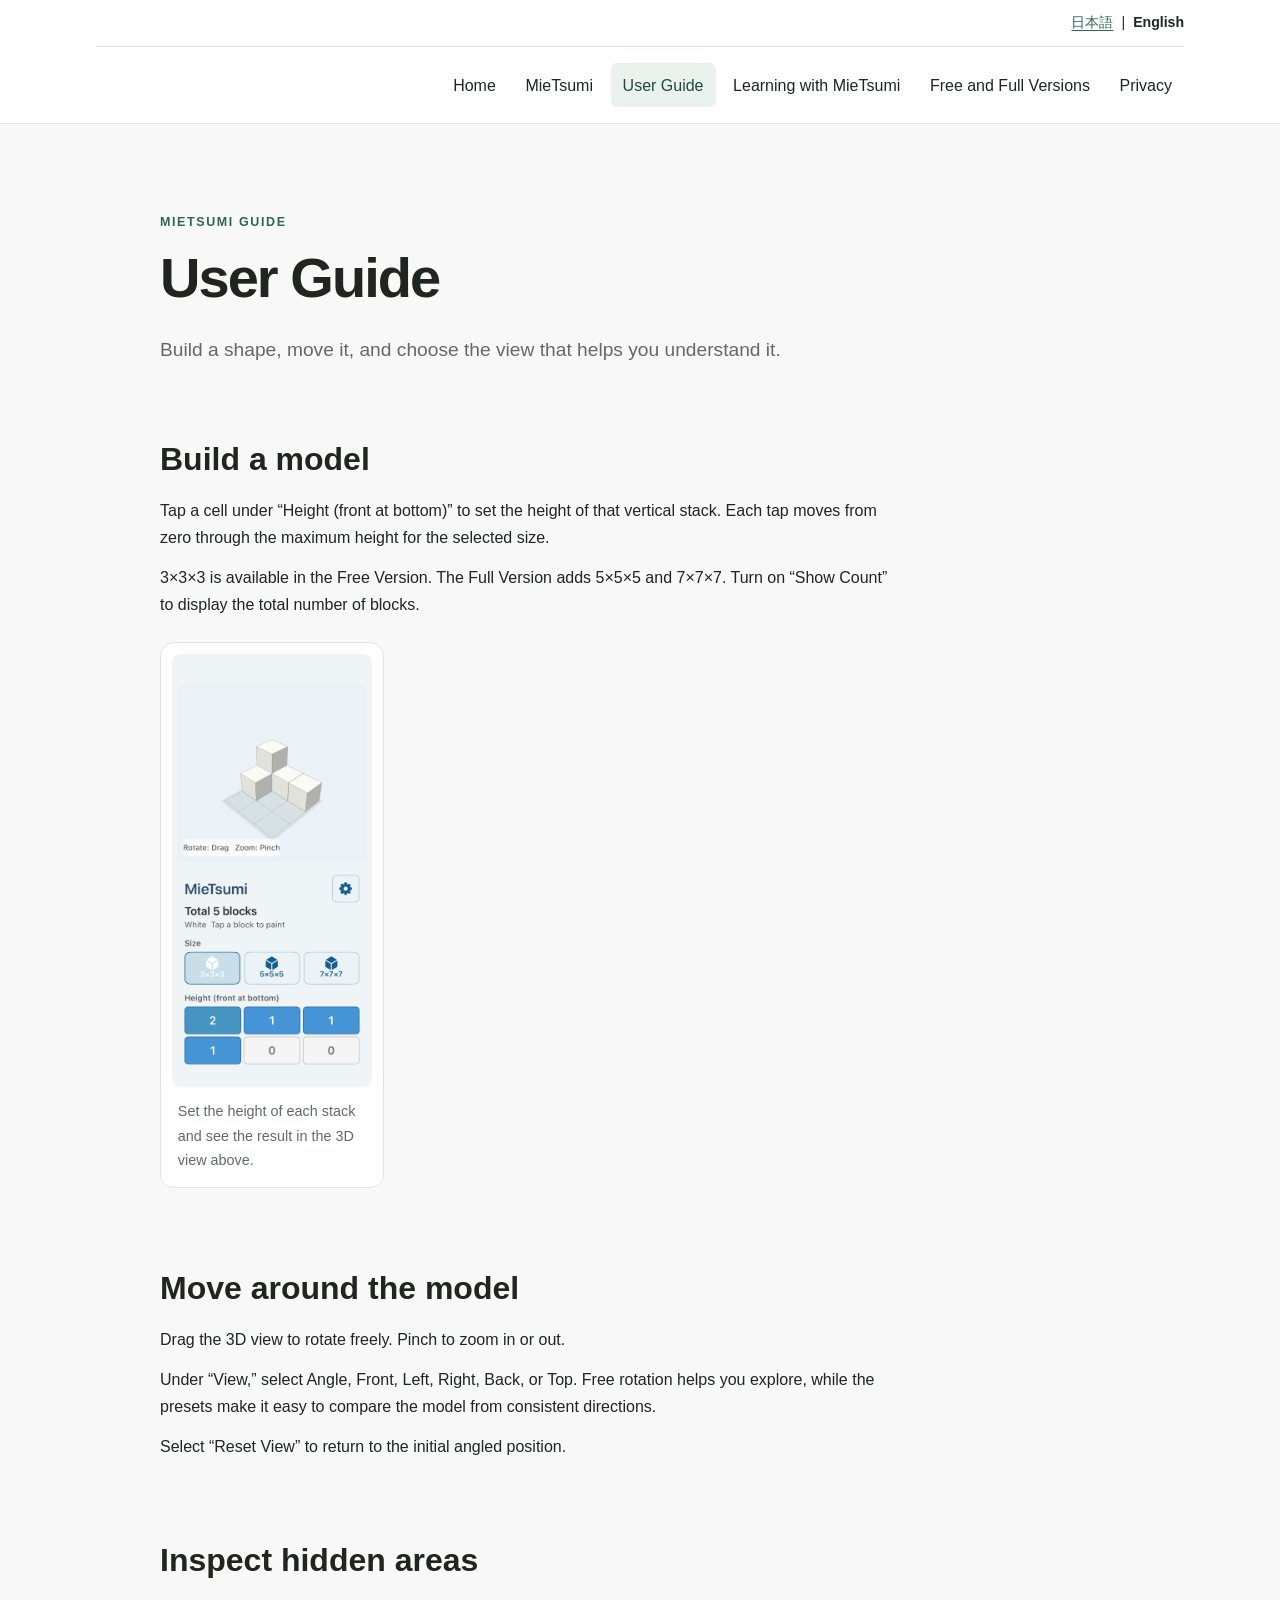
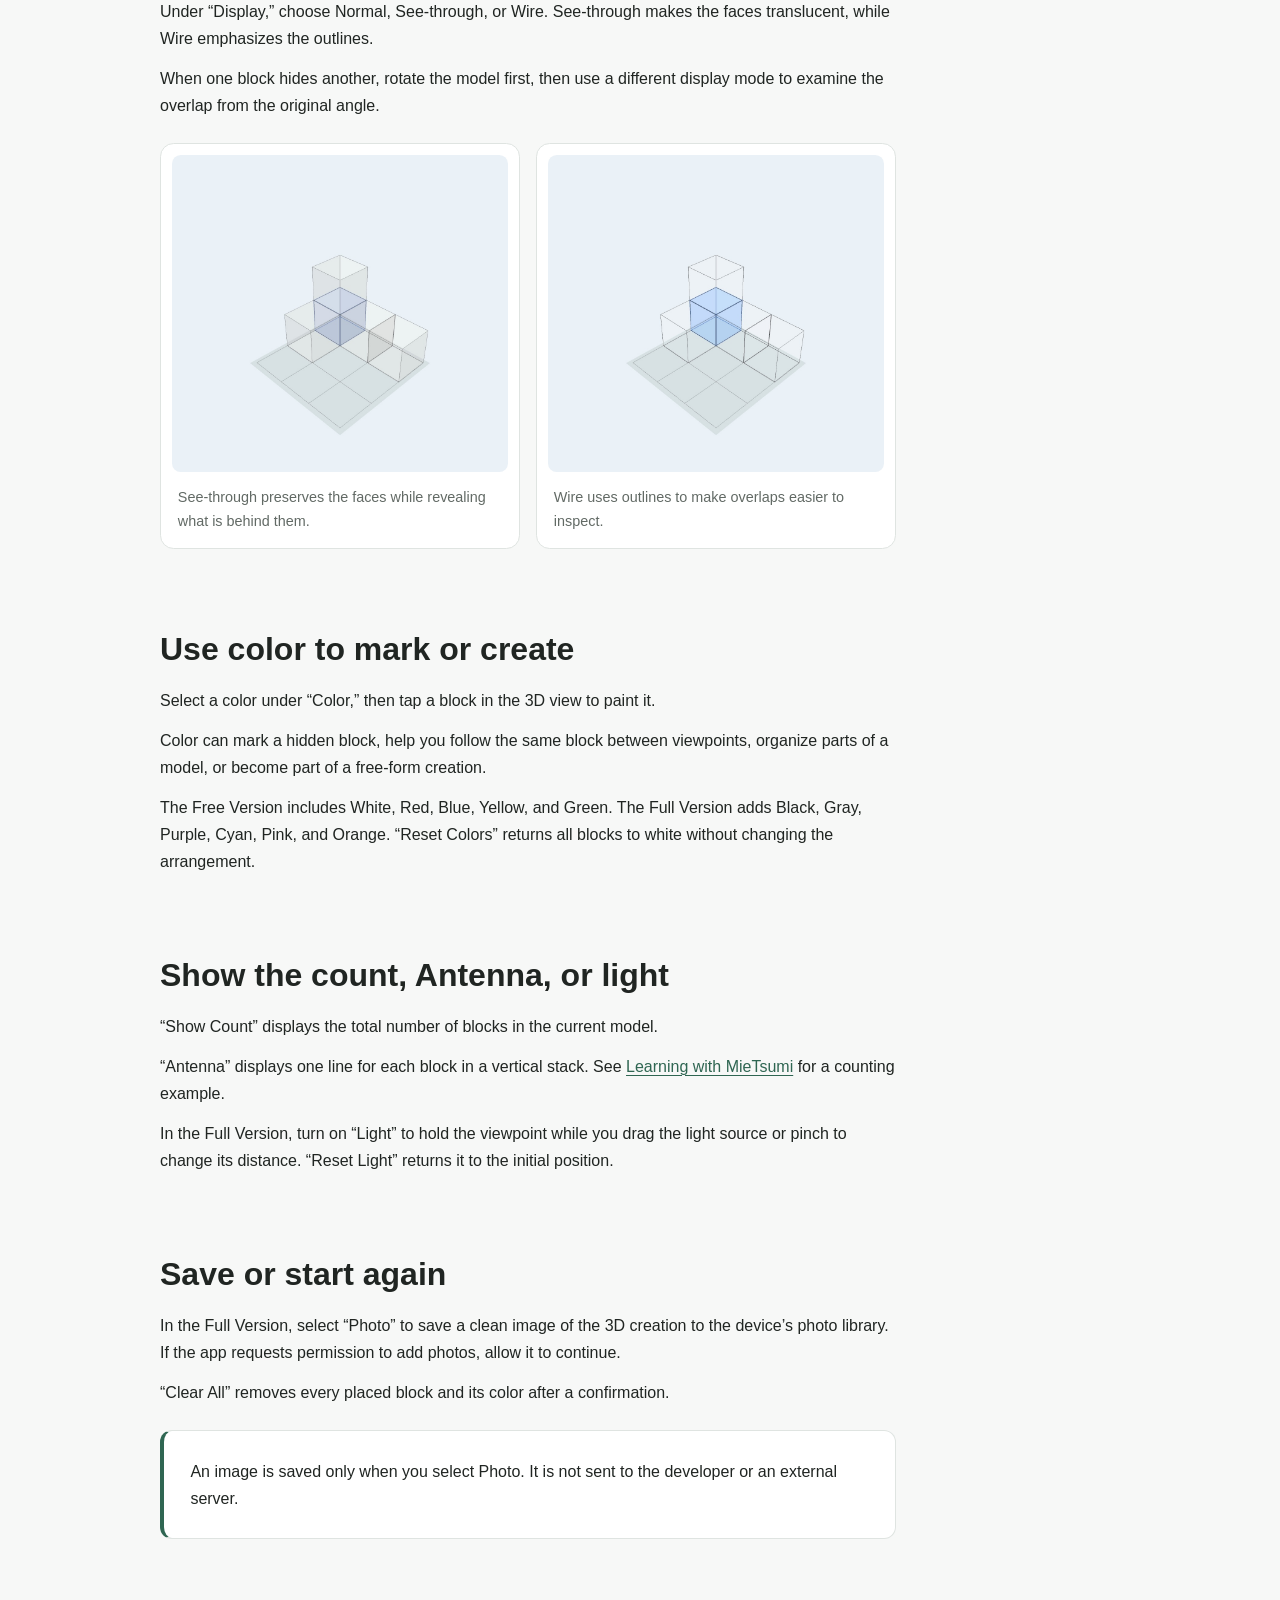
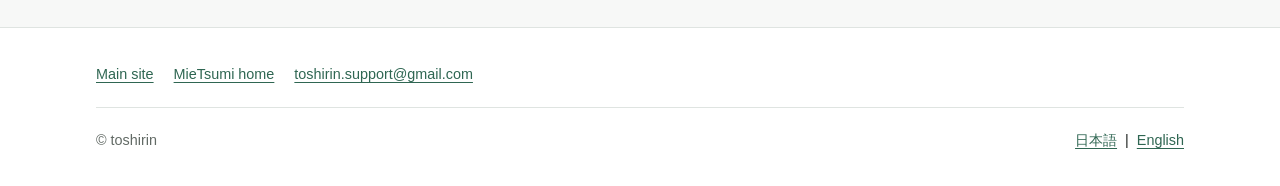
<file: en/mietsumi/guide.html>
<!doctype html>
<html lang="en">
  <head>
    <meta charset="utf-8">
    <meta name="viewport" content="width=device-width, initial-scale=1">
    <meta
      name="description"
      content="Learn how to build, move, inspect, color, count, light, and save a model in MieTsumi."
    >
    <title>User Guide | MieTsumi</title>
    <link rel="canonical" href="https://toshirin.github.io/en/mietsumi/guide.html">
    <link rel="stylesheet" href="../../assets/style.css?v=20260731">
    <link rel="alternate" hreflang="ja" href="https://toshirin.github.io/ja/mietsumi/guide.html">
    <link rel="alternate" hreflang="en" href="https://toshirin.github.io/en/mietsumi/guide.html">
  </head>
  <body>
    <a class="skip-link" href="#main">Skip to content</a>
    <header class="site-header">
      <div class="header-inner">
        <div class="utility-bar">
          <nav class="language-switcher" aria-label="Language">
            <a href="../../ja/mietsumi/guide.html" lang="ja">日本語</a>
            <span aria-hidden="true">|</span>
            <a href="./guide.html" lang="en" aria-current="page">English</a>
          </nav>
        </div>
        <nav class="primary-nav" aria-label="MieTsumi navigation">
          <ul class="nav-links mietsumi-nav">
            <li><a href="../">Home</a></li>
            <li><a href="./">MieTsumi</a></li>
            <li><a href="./guide.html" aria-current="page">User Guide</a></li>
            <li><a href="./learning.html">Learning with MieTsumi</a></li>
            <li><a href="./plans.html">Free and Full Versions</a></li>
            <li><a href="./privacy.html">Privacy</a></li>
          </ul>
        </nav>
      </div>
    </header>

    <main class="page support-page" id="main">
      <header class="hero support-header">
        <p class="eyebrow">MieTsumi Guide</p>
        <h1>User Guide</h1>
        <p class="lead">Build a shape, move it, and choose the view that helps you understand it.</p>
      </header>

      <article class="support-content">
        <section aria-labelledby="build-title">
          <h2 id="build-title">Build a model</h2>
          <p>
            Tap a cell under “Height (front at bottom)” to set the height of that vertical stack. Each tap moves from zero through the maximum height for the selected size.
          </p>
          <p>
            3×3×3 is available in the Free Version. The Full Version adds 5×5×5 and 7×7×7. Turn on “Show Count” to display the total number of blocks.
          </p>
          <figure class="media-figure media-figure-portrait">
            <img
              src="../../assets/images/mietsumi/v04/app-overview-en.png"
              alt="The English MieTsumi screen showing a five-block model, 3-by-3-by-3 size, and the height-entry grid"
              width="960"
              height="2079"
            >
            <figcaption>Set the height of each stack and see the result in the 3D view above.</figcaption>
          </figure>
        </section>

        <section aria-labelledby="move-title">
          <h2 id="move-title">Move around the model</h2>
          <p>Drag the 3D view to rotate freely. Pinch to zoom in or out.</p>
          <p>
            Under “View,” select Angle, Front, Left, Right, Back, or Top. Free rotation helps you explore, while the presets make it easy to compare the model from consistent directions.
          </p>
          <p>Select “Reset View” to return to the initial angled position.</p>
        </section>

        <section aria-labelledby="display-title">
          <h2 id="display-title">Inspect hidden areas</h2>
          <p>
            Under “Display,” choose Normal, See-through, or Wire. See-through makes the faces translucent, while Wire emphasizes the outlines.
          </p>
          <p>
            When one block hides another, rotate the model first, then use a different display mode to examine the overlap from the original angle.
          </p>
          <div class="media-grid">
            <figure class="media-figure">
              <img
                src="../../assets/images/mietsumi/v04/hidden-see-through.jpg"
                alt="A block model in See-through mode, revealing a hidden blue block through translucent faces"
                width="1112"
                height="1048"
                loading="lazy"
              >
              <figcaption>See-through preserves the faces while revealing what is behind them.</figcaption>
            </figure>
            <figure class="media-figure">
              <img
                src="../../assets/images/mietsumi/v04/hidden-wire.jpg"
                alt="A block model in Wire mode, showing the outlines and position of a hidden blue block"
                width="1112"
                height="1048"
                loading="lazy"
              >
              <figcaption>Wire uses outlines to make overlaps easier to inspect.</figcaption>
            </figure>
          </div>
        </section>

        <section aria-labelledby="color-title">
          <h2 id="color-title">Use color to mark or create</h2>
          <p>Select a color under “Color,” then tap a block in the 3D view to paint it.</p>
          <p>
            Color can mark a hidden block, help you follow the same block between viewpoints, organize parts of a model, or become part of a free-form creation.
          </p>
          <p>
            The Free Version includes White, Red, Blue, Yellow, and Green. The Full Version adds Black, Gray, Purple, Cyan, Pink, and Orange. “Reset Colors” returns all blocks to white without changing the arrangement.
          </p>
        </section>

        <section aria-labelledby="support-display-title">
          <h2 id="support-display-title">Show the count, Antenna, or light</h2>
          <p>“Show Count” displays the total number of blocks in the current model.</p>
          <p>
            “Antenna” displays one line for each block in a vertical stack. See <a href="./learning.html#antenna">Learning with MieTsumi</a> for a counting example.
          </p>
          <p>
            In the Full Version, turn on “Light” to hold the viewpoint while you drag the light source or pinch to change its distance. “Reset Light” returns it to the initial position.
          </p>
        </section>

        <section aria-labelledby="finish-title">
          <h2 id="finish-title">Save or start again</h2>
          <p>
            In the Full Version, select “Photo” to save a clean image of the 3D creation to the device’s photo library. If the app requests permission to add photos, allow it to continue.
          </p>
          <p>“Clear All” removes every placed block and its color after a confirmation.</p>
          <div class="notice">
            <p>An image is saved only when you select Photo. It is not sent to the developer or an external server.</p>
          </div>
        </section>
      </article>
    </main>

    <footer class="site-footer">
      <div class="footer-inner">
        <div class="footer-content">
          <nav class="footer-nav" aria-label="Footer navigation">
            <a href="../">Main site</a>
            <a href="./">MieTsumi home</a>
            <a
              href="mailto:toshirin.support@gmail.com?subject=%5BMieTsumi%5D%20Support%20Request"
            >toshirin.support@gmail.com</a>
          </nav>
          <div class="footer-meta">
            <p>© toshirin</p>
            <nav class="footer-language" aria-label="Language">
              <a href="../../ja/mietsumi/guide.html" lang="ja">日本語</a>
              <span aria-hidden="true">|</span>
              <a href="./guide.html" lang="en" aria-current="page">English</a>
            </nav>
          </div>
        </div>
      </div>
    </footer>
  </body>
</html>
</file>
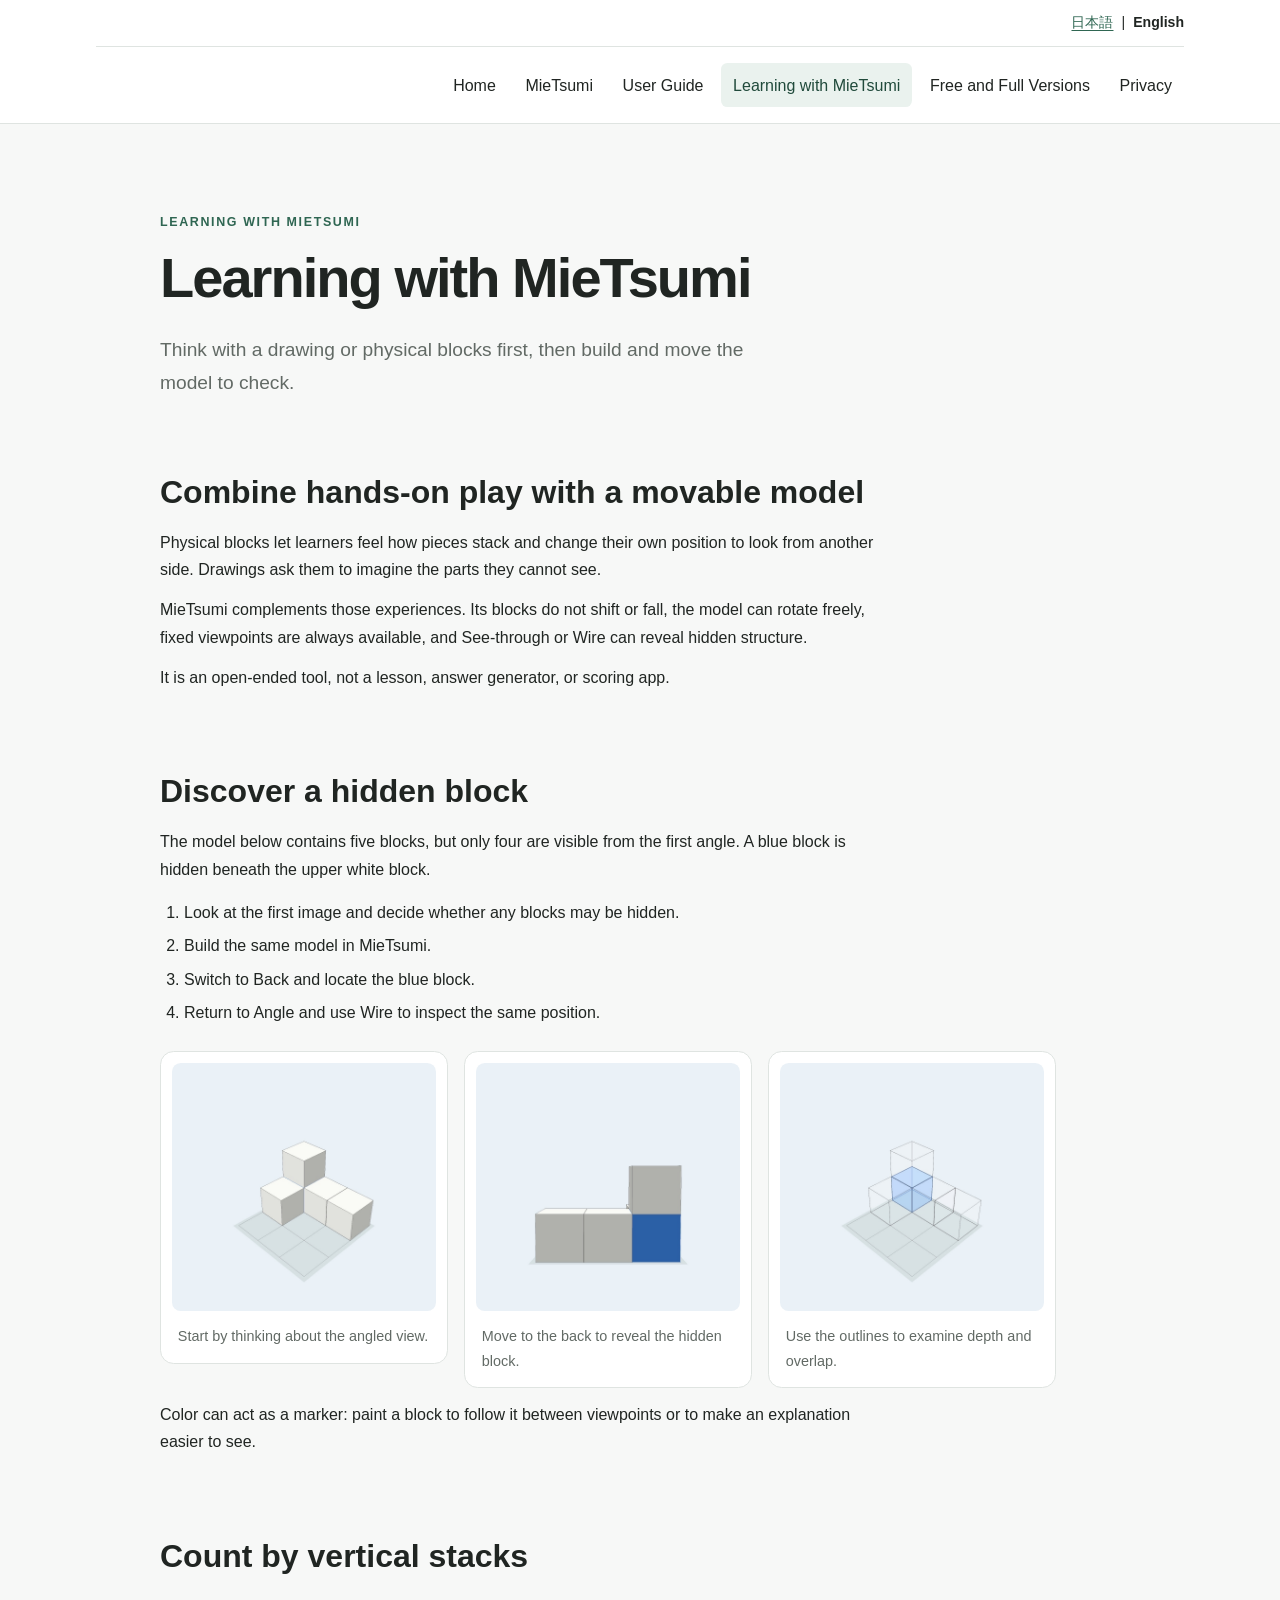
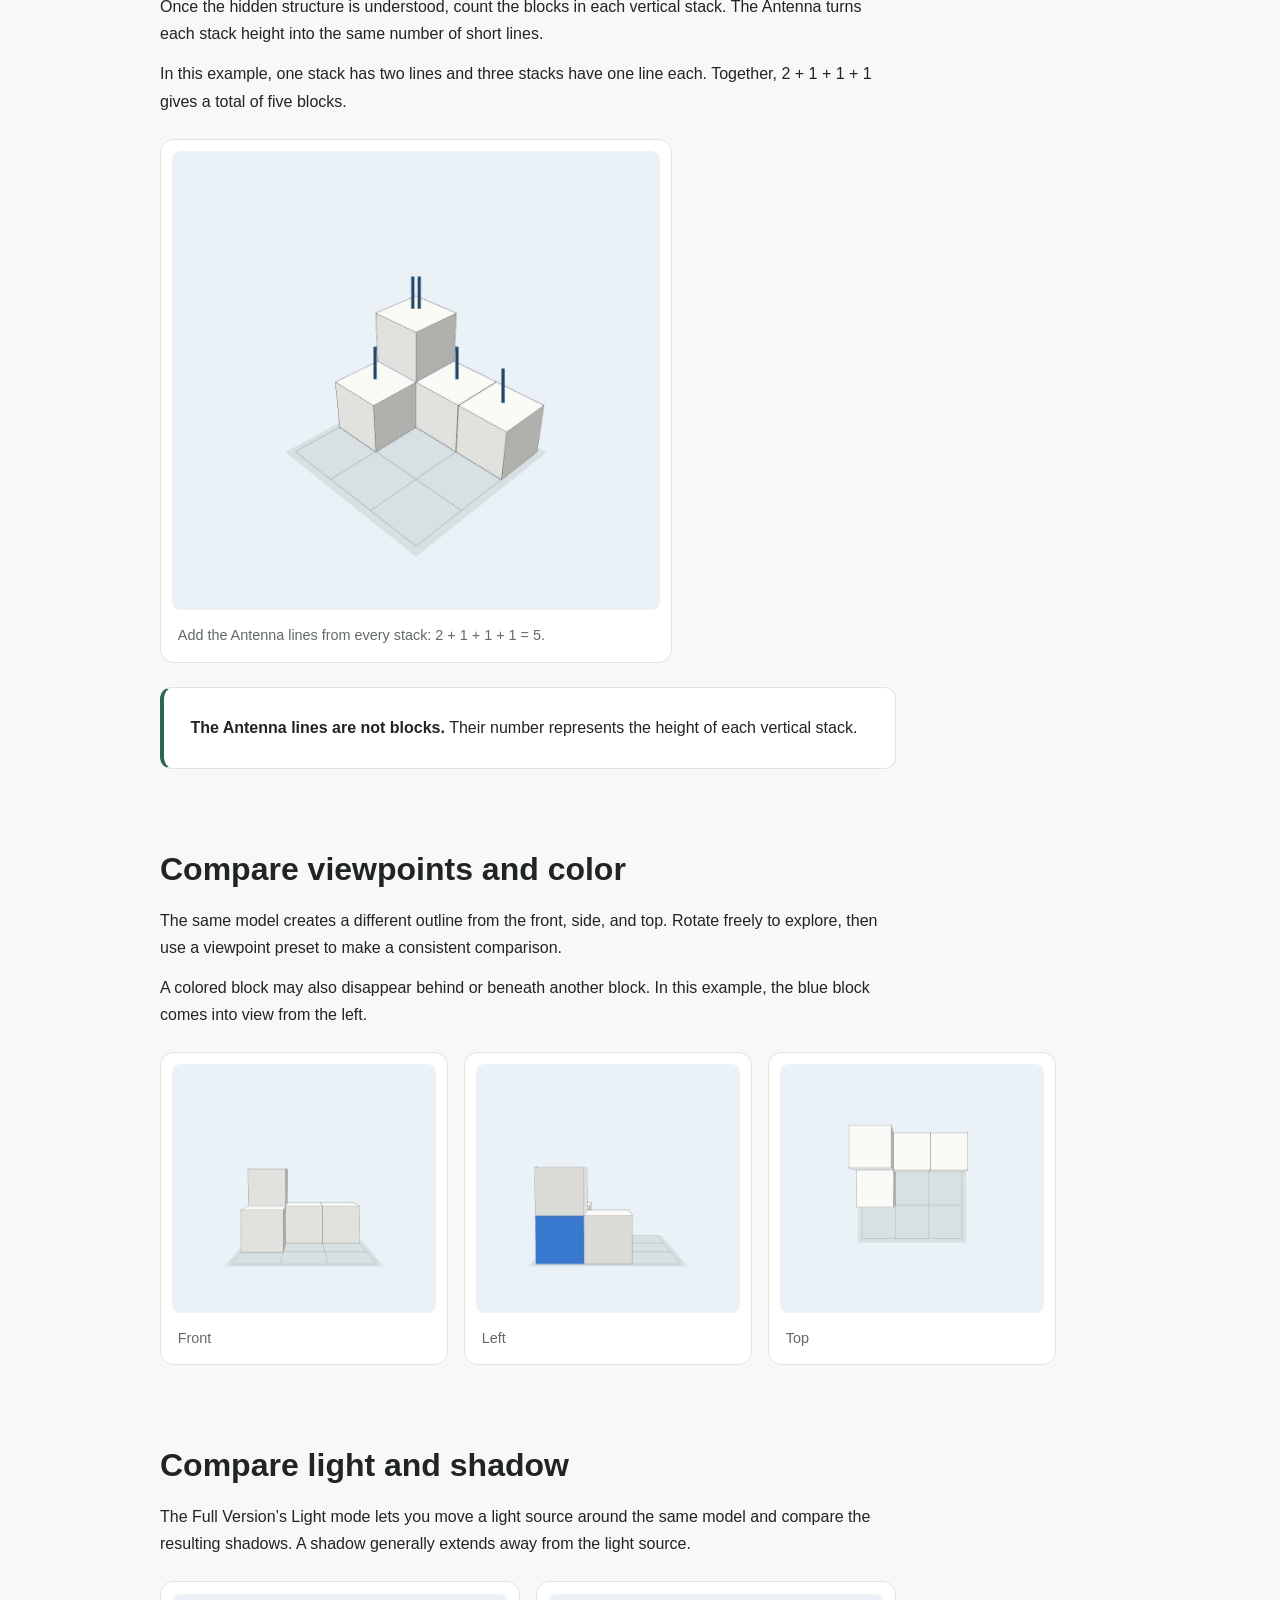
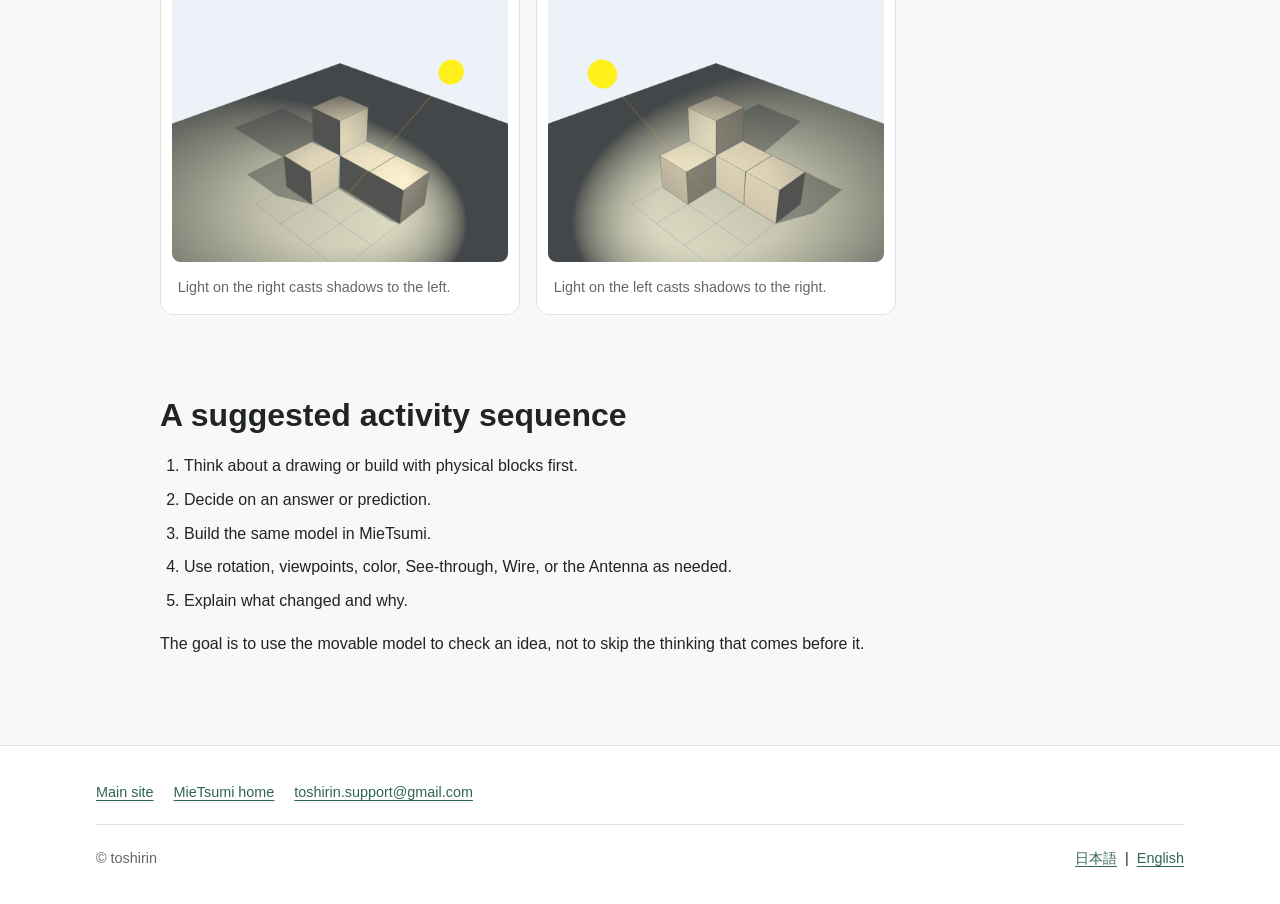
<file: en/mietsumi/learning.html>
<!doctype html>
<html lang="en">
  <head>
    <meta charset="utf-8">
    <meta name="viewport" content="width=device-width, initial-scale=1">
    <meta
      name="description"
      content="Use MieTsumi with drawings or physical blocks to explore hidden structure, counting, viewpoints, color, and light and shadow."
    >
    <title>Learning with MieTsumi | MieTsumi</title>
    <link rel="canonical" href="https://toshirin.github.io/en/mietsumi/learning.html">
    <link rel="stylesheet" href="../../assets/style.css?v=20260731">
    <link rel="alternate" hreflang="ja" href="https://toshirin.github.io/ja/mietsumi/learning.html">
    <link rel="alternate" hreflang="en" href="https://toshirin.github.io/en/mietsumi/learning.html">
  </head>
  <body>
    <a class="skip-link" href="#main">Skip to content</a>
    <header class="site-header">
      <div class="header-inner">
        <div class="utility-bar">
          <nav class="language-switcher" aria-label="Language">
            <a href="../../ja/mietsumi/learning.html" lang="ja">日本語</a>
            <span aria-hidden="true">|</span>
            <a href="./learning.html" lang="en" aria-current="page">English</a>
          </nav>
        </div>
        <nav class="primary-nav" aria-label="MieTsumi navigation">
          <ul class="nav-links mietsumi-nav">
            <li><a href="../">Home</a></li>
            <li><a href="./">MieTsumi</a></li>
            <li><a href="./guide.html">User Guide</a></li>
            <li><a href="./learning.html" aria-current="page">Learning with MieTsumi</a></li>
            <li><a href="./plans.html">Free and Full Versions</a></li>
            <li><a href="./privacy.html">Privacy</a></li>
          </ul>
        </nav>
      </div>
    </header>

    <main class="page support-page" id="main">
      <header class="hero support-header">
        <p class="eyebrow">Learning with MieTsumi</p>
        <h1>Learning with MieTsumi</h1>
        <p class="lead">Think with a drawing or physical blocks first, then build and move the model to check.</p>
      </header>

      <article class="support-content">
        <section aria-labelledby="learning-intro">
          <h2 id="learning-intro">Combine hands-on play with a movable model</h2>
          <p>
            Physical blocks let learners feel how pieces stack and change their own position to look from another side. Drawings ask them to imagine the parts they cannot see.
          </p>
          <p>
            MieTsumi complements those experiences. Its blocks do not shift or fall, the model can rotate freely, fixed viewpoints are always available, and See-through or Wire can reveal hidden structure.
          </p>
          <p>It is an open-ended tool, not a lesson, answer generator, or scoring app.</p>
        </section>

        <section aria-labelledby="hidden-block-title">
          <h2 id="hidden-block-title">Discover a hidden block</h2>
          <p>
            The model below contains five blocks, but only four are visible from the first angle. A blue block is hidden beneath the upper white block.
          </p>
          <ol>
            <li>Look at the first image and decide whether any blocks may be hidden.</li>
            <li>Build the same model in MieTsumi.</li>
            <li>Switch to Back and locate the blue block.</li>
            <li>Return to Angle and use Wire to inspect the same position.</li>
          </ol>
          <div class="media-grid media-grid-three">
            <figure class="media-figure">
              <img
                src="../../assets/images/mietsumi/v04/hidden-angle.jpg"
                alt="Four white blocks visible from an angle, with a blue block hidden beneath the upper block"
                width="1112"
                height="1048"
              >
              <figcaption>Start by thinking about the angled view.</figcaption>
            </figure>
            <figure class="media-figure">
              <img
                src="../../assets/images/mietsumi/v04/hidden-back.jpg"
                alt="The model from the back, revealing a blue block beneath the upper white block"
                width="1112"
                height="1048"
                loading="lazy"
              >
              <figcaption>Move to the back to reveal the hidden block.</figcaption>
            </figure>
            <figure class="media-figure">
              <img
                src="../../assets/images/mietsumi/v04/hidden-wire.jpg"
                alt="The model in Wire mode, revealing the outline and position of the hidden blue block"
                width="1112"
                height="1048"
                loading="lazy"
              >
              <figcaption>Use the outlines to examine depth and overlap.</figcaption>
            </figure>
          </div>
          <p>
            Color can act as a marker: paint a block to follow it between viewpoints or to make an explanation easier to see.
          </p>
        </section>

        <section id="antenna" aria-labelledby="antenna-title">
          <h2 id="antenna-title">Count by vertical stacks</h2>
          <p>
            Once the hidden structure is understood, count the blocks in each vertical stack. The Antenna turns each stack height into the same number of short lines.
          </p>
          <p>
            In this example, one stack has two lines and three stacks have one line each. Together, 2 + 1 + 1 + 1 gives a total of five blocks.
          </p>
          <figure class="media-figure">
            <img
              src="../../assets/images/mietsumi/v04/antenna.jpg"
              alt="A block model with one group of two Antenna lines and three single lines, representing five blocks in total"
              width="1112"
              height="1048"
              loading="lazy"
            >
            <figcaption>Add the Antenna lines from every stack: 2 + 1 + 1 + 1 = 5.</figcaption>
          </figure>
          <div class="notice">
            <p><strong>The Antenna lines are not blocks.</strong> Their number represents the height of each vertical stack.</p>
          </div>
        </section>

        <section aria-labelledby="directions-title">
          <h2 id="directions-title">Compare viewpoints and color</h2>
          <p>
            The same model creates a different outline from the front, side, and top. Rotate freely to explore, then use a viewpoint preset to make a consistent comparison.
          </p>
          <p>
            A colored block may also disappear behind or beneath another block. In this example, the blue block comes into view from the left.
          </p>
          <div class="media-grid media-grid-three">
            <figure class="media-figure">
              <img
                src="../../assets/images/mietsumi/v04/view-front.jpg"
                alt="The block model from the front, where the blue block is hidden"
                width="1112"
                height="1048"
                loading="lazy"
              >
              <figcaption>Front</figcaption>
            </figure>
            <figure class="media-figure">
              <img
                src="../../assets/images/mietsumi/v04/view-left.jpg"
                alt="The block model from the left, where the blue block is visible on the lower level"
                width="1112"
                height="1048"
                loading="lazy"
              >
              <figcaption>Left</figcaption>
            </figure>
            <figure class="media-figure">
              <img
                src="../../assets/images/mietsumi/v04/view-top.jpg"
                alt="The block model from the top, showing four occupied positions"
                width="1112"
                height="1048"
                loading="lazy"
              >
              <figcaption>Top</figcaption>
            </figure>
          </div>
        </section>

        <section aria-labelledby="shadow-title">
          <h2 id="shadow-title">Compare light and shadow</h2>
          <p>
            The Full Version’s Light mode lets you move a light source around the same model and compare the resulting shadows. A shadow generally extends away from the light source.
          </p>
          <div class="media-grid">
            <figure class="media-figure">
              <img
                src="../../assets/images/mietsumi/v04/shadow-light-right.png"
                alt="A yellow light source to the right of the blocks, with shadows extending to the left"
                width="900"
                height="720"
                loading="lazy"
              >
              <figcaption>Light on the right casts shadows to the left.</figcaption>
            </figure>
            <figure class="media-figure">
              <img
                src="../../assets/images/mietsumi/v04/shadow-light-left.png"
                alt="A yellow light source to the left of the blocks, with shadows extending to the right"
                width="900"
                height="720"
                loading="lazy"
              >
              <figcaption>Light on the left casts shadows to the right.</figcaption>
            </figure>
          </div>
        </section>

        <section aria-labelledby="learning-note">
          <h2 id="learning-note">A suggested activity sequence</h2>
          <ol>
            <li>Think about a drawing or build with physical blocks first.</li>
            <li>Decide on an answer or prediction.</li>
            <li>Build the same model in MieTsumi.</li>
            <li>Use rotation, viewpoints, color, See-through, Wire, or the Antenna as needed.</li>
            <li>Explain what changed and why.</li>
          </ol>
          <p>The goal is to use the movable model to check an idea, not to skip the thinking that comes before it.</p>
        </section>
      </article>
    </main>

    <footer class="site-footer">
      <div class="footer-inner">
        <div class="footer-content">
          <nav class="footer-nav" aria-label="Footer navigation">
            <a href="../">Main site</a>
            <a href="./">MieTsumi home</a>
            <a
              href="mailto:toshirin.support@gmail.com?subject=%5BMieTsumi%5D%20Support%20Request"
            >toshirin.support@gmail.com</a>
          </nav>
          <div class="footer-meta">
            <p>© toshirin</p>
            <nav class="footer-language" aria-label="Language">
              <a href="../../ja/mietsumi/learning.html" lang="ja">日本語</a>
              <span aria-hidden="true">|</span>
              <a href="./learning.html" lang="en" aria-current="page">English</a>
            </nav>
          </div>
        </div>
      </div>
    </footer>
  </body>
</html>
</file>
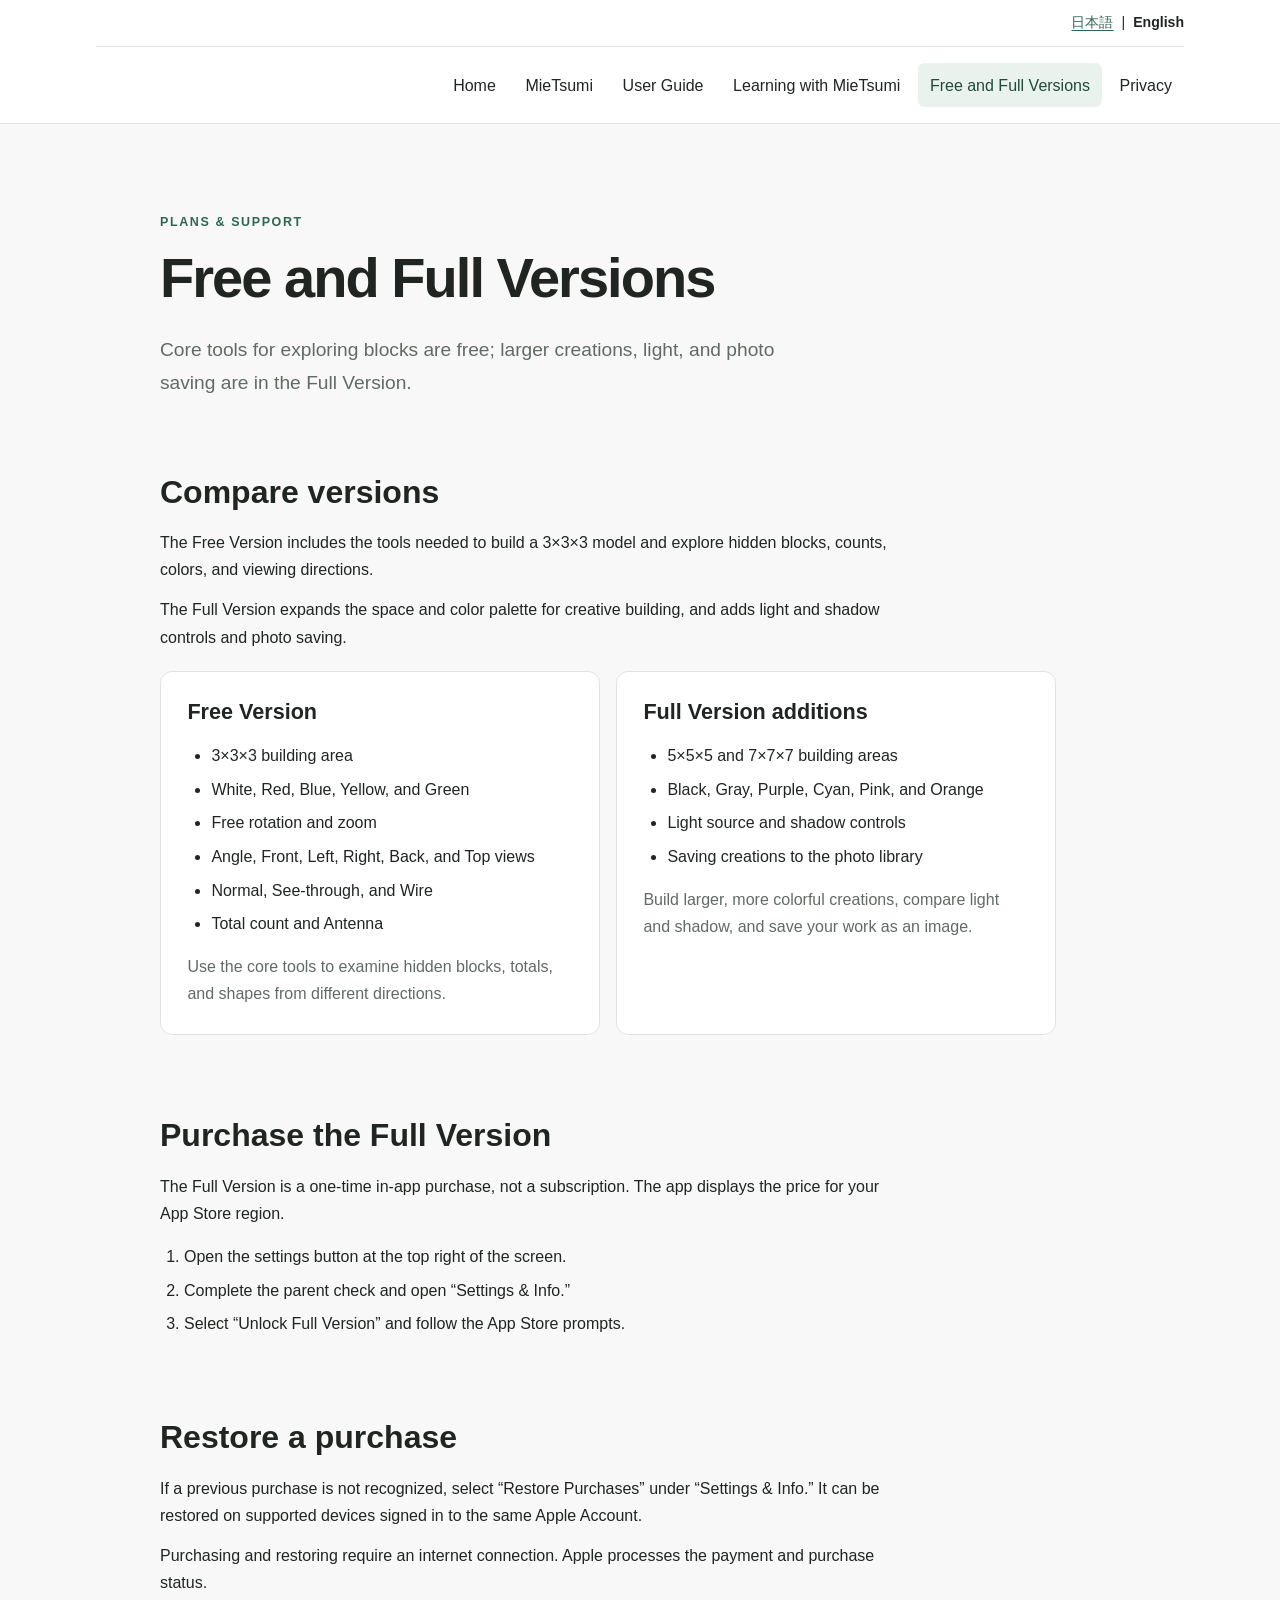
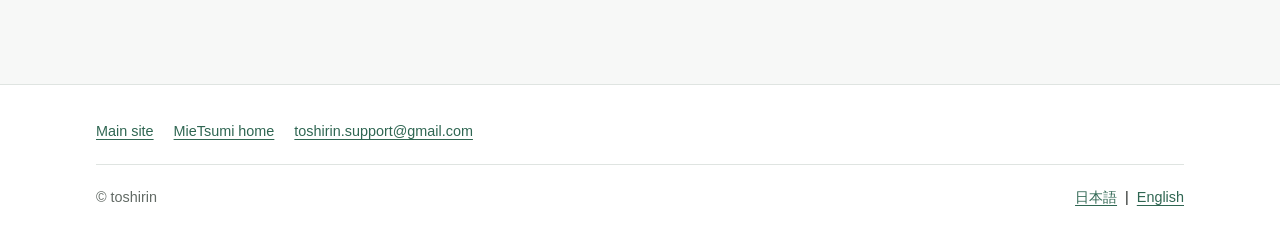
<file: en/mietsumi/plans.html>
<!doctype html>
<html lang="en">
  <head>
    <meta charset="utf-8">
    <meta name="viewport" content="width=device-width, initial-scale=1">
    <meta
      name="description"
      content="See the features available in MieTsumi’s Free and Full Versions and how purchases work."
    >
    <title>Free and Full Versions | MieTsumi</title>
    <link rel="canonical" href="https://toshirin.github.io/en/mietsumi/plans.html">
    <link rel="stylesheet" href="../../assets/style.css?v=20260731">
    <link rel="alternate" hreflang="ja" href="https://toshirin.github.io/ja/mietsumi/plans.html">
    <link rel="alternate" hreflang="en" href="https://toshirin.github.io/en/mietsumi/plans.html">
  </head>
  <body>
    <a class="skip-link" href="#main">Skip to content</a>
    <header class="site-header">
      <div class="header-inner">
        <div class="utility-bar">
          <nav class="language-switcher" aria-label="Language">
            <a href="../../ja/mietsumi/plans.html" lang="ja">日本語</a>
            <span aria-hidden="true">|</span>
            <a href="./plans.html" lang="en" aria-current="page">English</a>
          </nav>
        </div>
        <nav class="primary-nav" aria-label="MieTsumi navigation">
          <ul class="nav-links mietsumi-nav">
            <li><a href="../">Home</a></li>
            <li><a href="./">MieTsumi</a></li>
            <li><a href="./guide.html">User Guide</a></li>
            <li><a href="./learning.html">Learning with MieTsumi</a></li>
            <li><a href="./plans.html" aria-current="page">Free and Full Versions</a></li>
            <li><a href="./privacy.html">Privacy</a></li>
          </ul>
        </nav>
      </div>
    </header>

    <main class="page support-page" id="main">
      <header class="hero support-header">
        <p class="eyebrow">Plans &amp; Support</p>
        <h1>Free and Full Versions</h1>
        <p class="lead">Core tools for exploring blocks are free; larger creations, light, and photo saving are in the Full Version.</p>
      </header>

      <article class="support-content">
        <section aria-labelledby="plans-title">
          <h2 id="plans-title">Compare versions</h2>
          <p>
            The Free Version includes the tools needed to build a 3×3×3 model and explore hidden blocks, counts, colors, and viewing directions.
          </p>
          <p>
            The Full Version expands the space and color palette for creative building, and adds light and shadow controls and photo saving.
          </p>
          <div class="plan-grid">
            <section class="plan-card">
              <h3>Free Version</h3>
              <ul>
                <li>3×3×3 building area</li>
                <li>White, Red, Blue, Yellow, and Green</li>
                <li>Free rotation and zoom</li>
                <li>Angle, Front, Left, Right, Back, and Top views</li>
                <li>Normal, See-through, and Wire</li>
                <li>Total count and Antenna</li>
              </ul>
              <p>Use the core tools to examine hidden blocks, totals, and shapes from different directions.</p>
            </section>
            <section class="plan-card">
              <h3>Full Version additions</h3>
              <ul>
                <li>5×5×5 and 7×7×7 building areas</li>
                <li>Black, Gray, Purple, Cyan, Pink, and Orange</li>
                <li>Light source and shadow controls</li>
                <li>Saving creations to the photo library</li>
              </ul>
              <p>Build larger, more colorful creations, compare light and shadow, and save your work as an image.</p>
            </section>
          </div>
        </section>

        <section aria-labelledby="purchase-title">
          <h2 id="purchase-title">Purchase the Full Version</h2>
          <p>
            The Full Version is a one-time in-app purchase, not a subscription. The app displays the price for your App Store region.
          </p>
          <ol>
            <li>Open the settings button at the top right of the screen.</li>
            <li>Complete the parent check and open “Settings &amp; Info.”</li>
            <li>Select “Unlock Full Version” and follow the App Store prompts.</li>
          </ol>
        </section>

        <section aria-labelledby="restore-title">
          <h2 id="restore-title">Restore a purchase</h2>
          <p>
            If a previous purchase is not recognized, select “Restore Purchases” under “Settings &amp; Info.” It can be restored on supported devices signed in to the same Apple Account.
          </p>
          <p>Purchasing and restoring require an internet connection. Apple processes the payment and purchase status.</p>
        </section>

      </article>
    </main>

    <footer class="site-footer">
      <div class="footer-inner">
        <div class="footer-content">
          <nav class="footer-nav" aria-label="Footer navigation">
            <a href="../">Main site</a>
            <a href="./">MieTsumi home</a>
            <a
              href="mailto:toshirin.support@gmail.com?subject=%5BMieTsumi%5D%20Support%20Request"
            >toshirin.support@gmail.com</a>
          </nav>
          <div class="footer-meta">
            <p>© toshirin</p>
            <nav class="footer-language" aria-label="Language">
              <a href="../../ja/mietsumi/plans.html" lang="ja">日本語</a>
              <span aria-hidden="true">|</span>
              <a href="./plans.html" lang="en" aria-current="page">English</a>
            </nav>
          </div>
        </div>
      </div>
    </footer>
  </body>
</html>
</file>
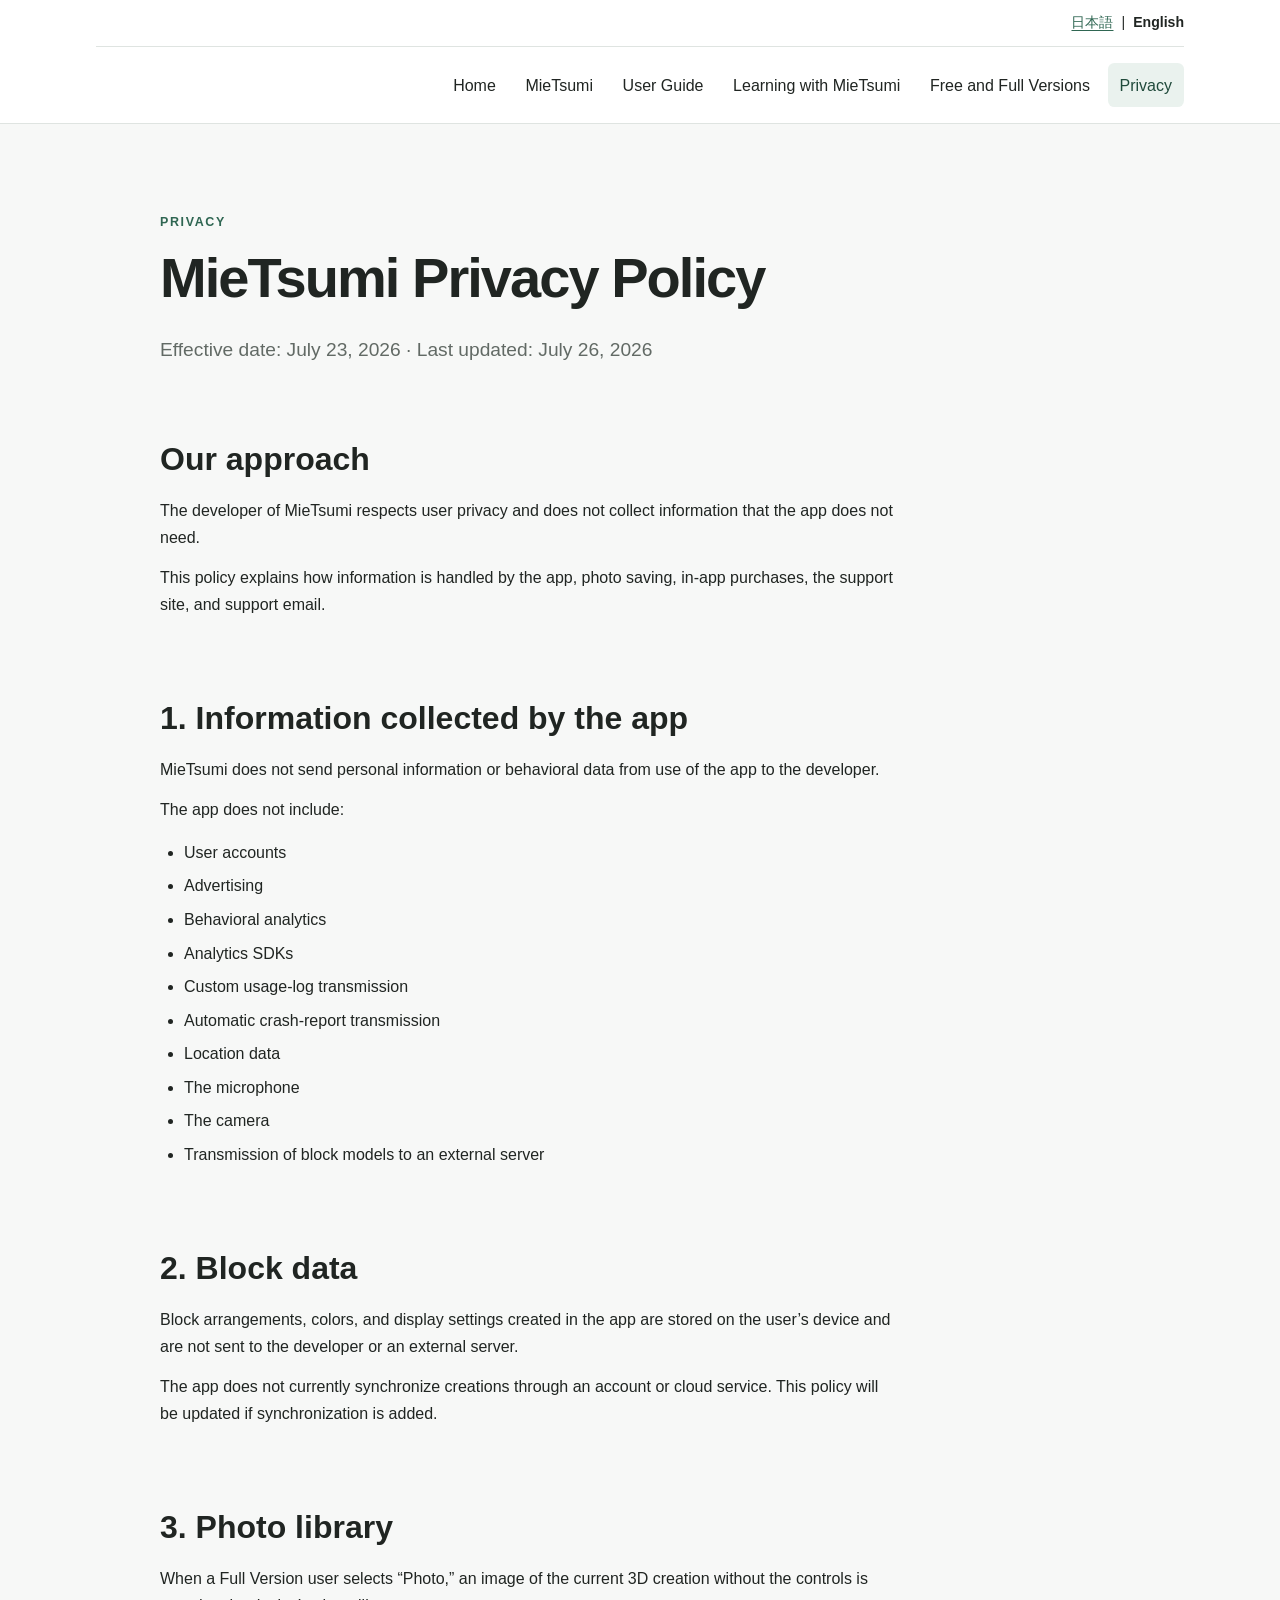
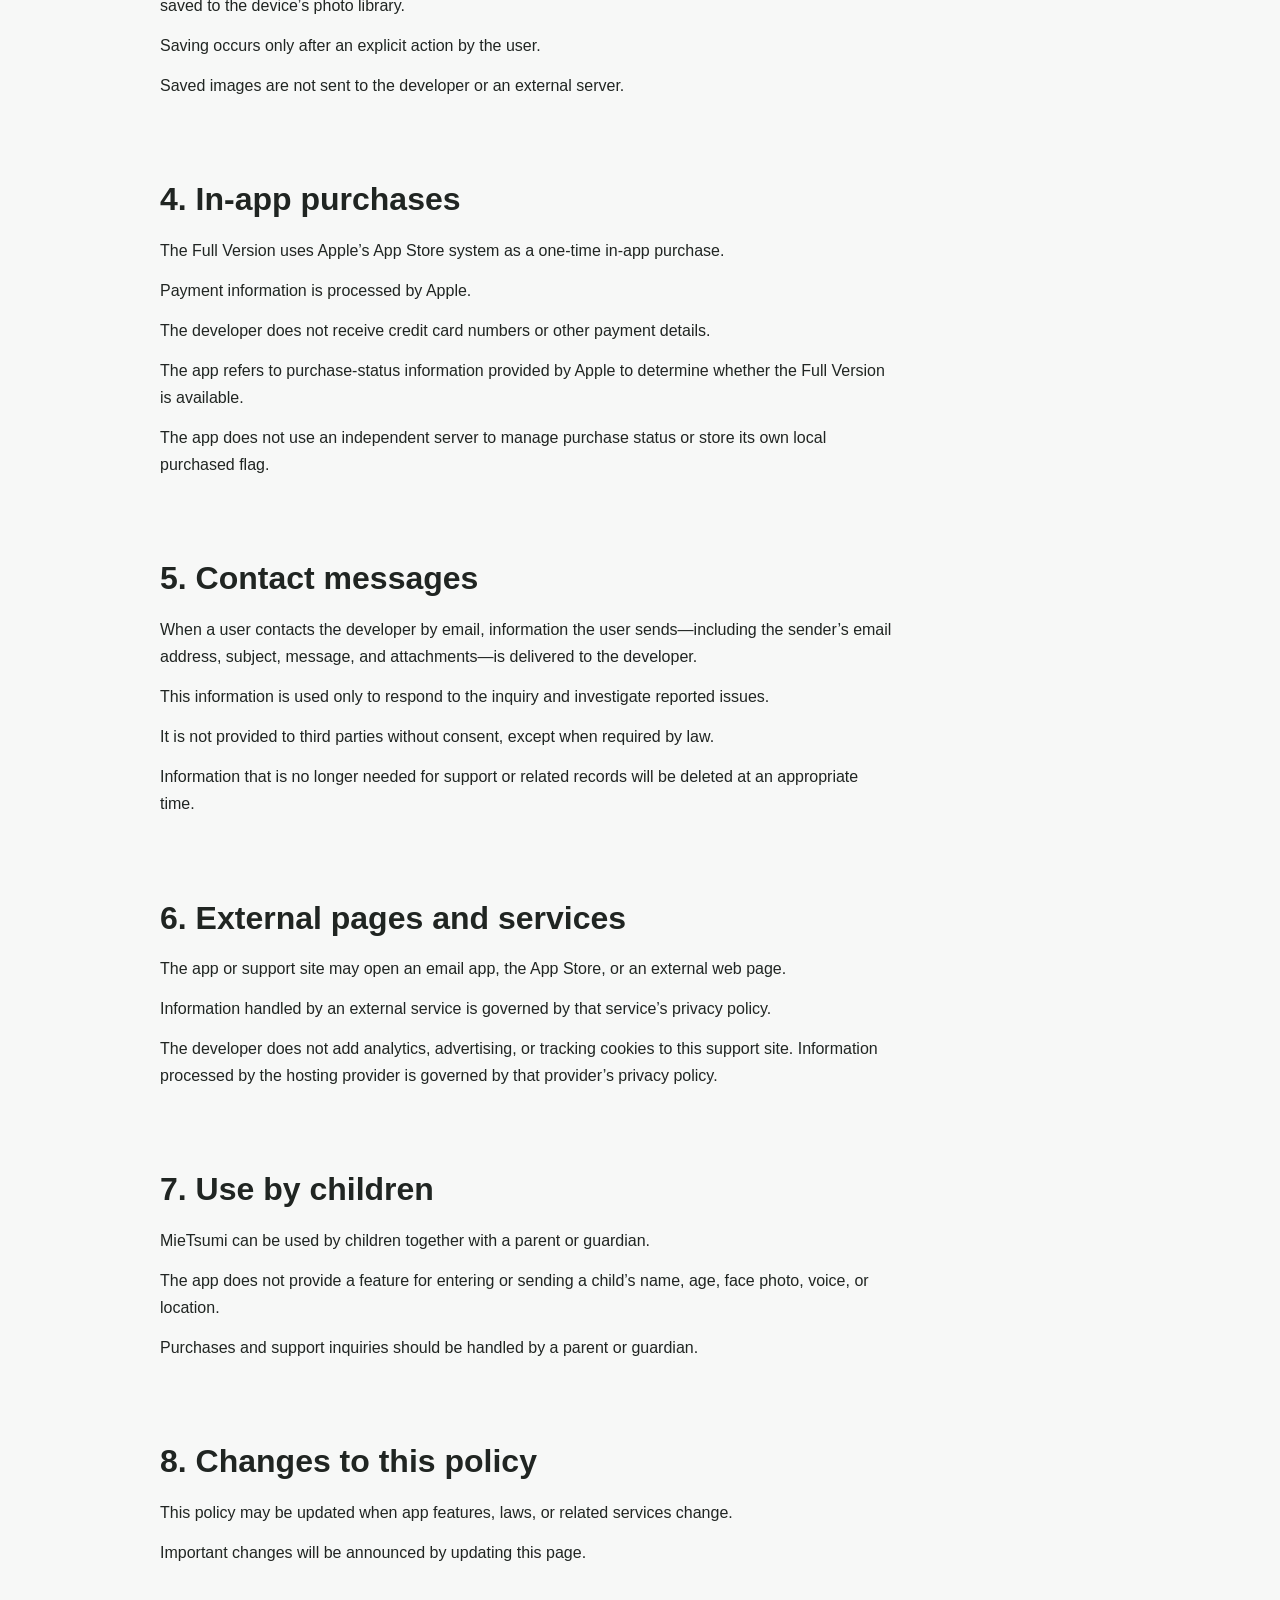
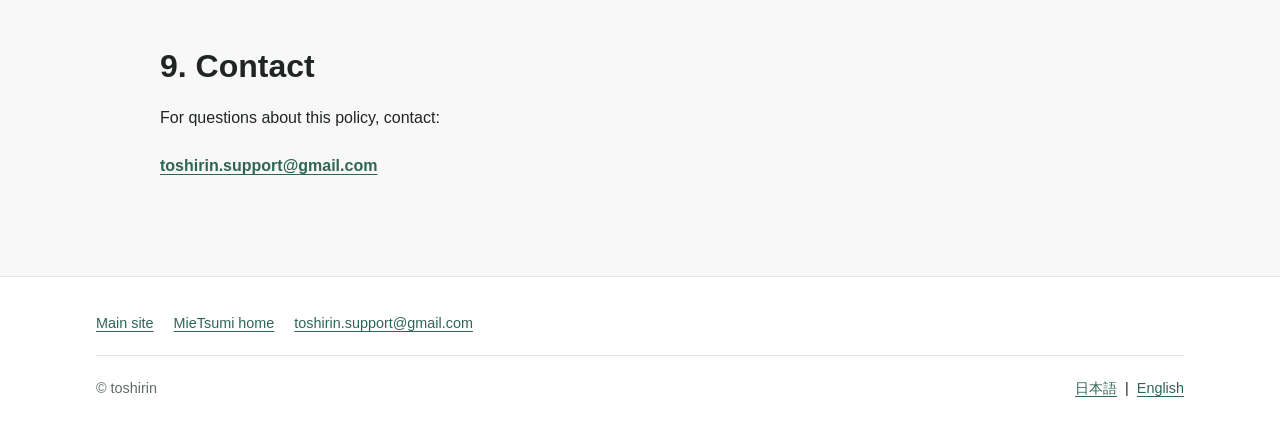
<file: en/mietsumi/privacy.html>
<!doctype html>
<html lang="en">
  <head>
    <meta charset="utf-8">
    <meta name="viewport" content="width=device-width, initial-scale=1">
    <meta
      name="description"
      content="This policy explains how MieTsumi handles user information, block data, saved photos, in-app purchases, and support messages."
    >
    <title>Privacy Policy | MieTsumi</title>
    <link rel="canonical" href="https://toshirin.github.io/en/mietsumi/privacy.html">
    <link rel="stylesheet" href="../../assets/style.css?v=20260731">
    <link rel="alternate" hreflang="ja" href="https://toshirin.github.io/ja/mietsumi/privacy.html">
    <link rel="alternate" hreflang="en" href="https://toshirin.github.io/en/mietsumi/privacy.html">
  </head>
  <body>
    <a class="skip-link" href="#main">Skip to content</a>
    <header class="site-header">
      <div class="header-inner">
        <div class="utility-bar">
          <nav class="language-switcher" aria-label="Language">
            <a href="../../ja/mietsumi/privacy.html" lang="ja">日本語</a>
            <span aria-hidden="true">|</span>
            <a href="./privacy.html" lang="en" aria-current="page">English</a>
          </nav>
        </div>
        <nav class="primary-nav" aria-label="MieTsumi navigation">
          <ul class="nav-links mietsumi-nav">
            <li><a href="../">Home</a></li>
            <li><a href="./">MieTsumi</a></li>
            <li><a href="./guide.html">User Guide</a></li>
            <li><a href="./learning.html">Learning with MieTsumi</a></li>
            <li><a href="./plans.html">Free and Full Versions</a></li>
            <li><a href="./privacy.html" aria-current="page">Privacy</a></li>
          </ul>
        </nav>
      </div>
    </header>

    <main class="page support-page" id="main">
      <header class="hero support-header">
        <p class="eyebrow">Privacy</p>
        <h1>MieTsumi Privacy Policy</h1>
        <p class="lead">Effective date: July 23, 2026 · Last updated: July 26, 2026</p>
      </header>

      <article class="support-content">
        <section aria-labelledby="policy-intro">
          <h2 id="policy-intro">Our approach</h2>
          <p>The developer of MieTsumi respects user privacy and does not collect information that the app does not need.</p>
          <p>This policy explains how information is handled by the app, photo saving, in-app purchases, the support site, and support email.</p>
        </section>

        <section aria-labelledby="collection-title">
          <h2 id="collection-title">1. Information collected by the app</h2>
          <p>MieTsumi does not send personal information or behavioral data from use of the app to the developer.</p>
          <p>The app does not include:</p>
          <ul>
            <li>User accounts</li>
            <li>Advertising</li>
            <li>Behavioral analytics</li>
            <li>Analytics SDKs</li>
            <li>Custom usage-log transmission</li>
            <li>Automatic crash-report transmission</li>
            <li>Location data</li>
            <li>The microphone</li>
            <li>The camera</li>
            <li>Transmission of block models to an external server</li>
          </ul>
        </section>

        <section aria-labelledby="blocks-data-title">
          <h2 id="blocks-data-title">2. Block data</h2>
          <p>
            Block arrangements, colors, and display settings created in the app are stored on the user’s device and are not sent to the developer or an external server.
          </p>
          <p>The app does not currently synchronize creations through an account or cloud service. This policy will be updated if synchronization is added.</p>
        </section>

        <section aria-labelledby="photos-title">
          <h2 id="photos-title">3. Photo library</h2>
          <p>
            When a Full Version user selects “Photo,” an image of the current 3D creation without the controls is saved to the device’s photo library.
          </p>
          <p>Saving occurs only after an explicit action by the user.</p>
          <p>Saved images are not sent to the developer or an external server.</p>
        </section>

        <section aria-labelledby="purchase-title">
          <h2 id="purchase-title">4. In-app purchases</h2>
          <p>
            The Full Version uses Apple’s App Store system as a one-time in-app purchase.
          </p>
          <p>Payment information is processed by Apple.</p>
          <p>The developer does not receive credit card numbers or other payment details.</p>
          <p>
            The app refers to purchase-status information provided by Apple to determine whether the Full Version is available.
          </p>
          <p>
            The app does not use an independent server to manage purchase status or store its own local purchased flag.
          </p>
        </section>

        <section aria-labelledby="inquiry-data-title">
          <h2 id="inquiry-data-title">5. Contact messages</h2>
          <p>
            When a user contacts the developer by email, information the user sends—including the sender’s email address, subject, message, and attachments—is delivered to the developer.
          </p>
          <p>This information is used only to respond to the inquiry and investigate reported issues.</p>
          <p>It is not provided to third parties without consent, except when required by law.</p>
          <p>
            Information that is no longer needed for support or related records will be deleted at an appropriate time.
          </p>
        </section>

        <section aria-labelledby="external-title">
          <h2 id="external-title">6. External pages and services</h2>
          <p>
            The app or support site may open an email app, the App Store, or an external web page.
          </p>
          <p>
            Information handled by an external service is governed by that service’s privacy policy.
          </p>
          <p>
            The developer does not add analytics, advertising, or tracking cookies to this support site. Information processed by the hosting provider is governed by that provider’s privacy policy.
          </p>
        </section>

        <section aria-labelledby="children-title">
          <h2 id="children-title">7. Use by children</h2>
          <p>
            MieTsumi can be used by children together with a parent or guardian.
          </p>
          <p>
            The app does not provide a feature for entering or sending a child’s name, age, face photo, voice, or location.
          </p>
          <p>Purchases and support inquiries should be handled by a parent or guardian.</p>
        </section>

        <section aria-labelledby="changes-title">
          <h2 id="changes-title">8. Changes to this policy</h2>
          <p>
            This policy may be updated when app features, laws, or related services change.
          </p>
          <p>Important changes will be announced by updating this page.</p>
        </section>

        <section aria-labelledby="privacy-contact-title">
          <h2 id="privacy-contact-title">9. Contact</h2>
          <p>For questions about this policy, contact:</p>
          <p>
            <a
              class="contact-link"
              href="mailto:toshirin.support@gmail.com?subject=%5BMieTsumi%5D%20Privacy%20Question"
            >toshirin.support@gmail.com</a>
          </p>
        </section>
      </article>
    </main>

    <footer class="site-footer">
      <div class="footer-inner">
        <div class="footer-content">
          <nav class="footer-nav" aria-label="Footer navigation">
            <a href="../">Main site</a>
            <a href="./">MieTsumi home</a>
            <a
              href="mailto:toshirin.support@gmail.com?subject=%5BMieTsumi%5D%20Support%20Request"
            >toshirin.support@gmail.com</a>
          </nav>
          <div class="footer-meta">
            <p>© toshirin</p>
            <nav class="footer-language" aria-label="Language">
              <a href="../../ja/mietsumi/privacy.html" lang="ja">日本語</a>
              <span aria-hidden="true">|</span>
              <a href="./privacy.html" lang="en" aria-current="page">English</a>
            </nav>
          </div>
        </div>
      </div>
    </footer>
  </body>
</html>
</file>
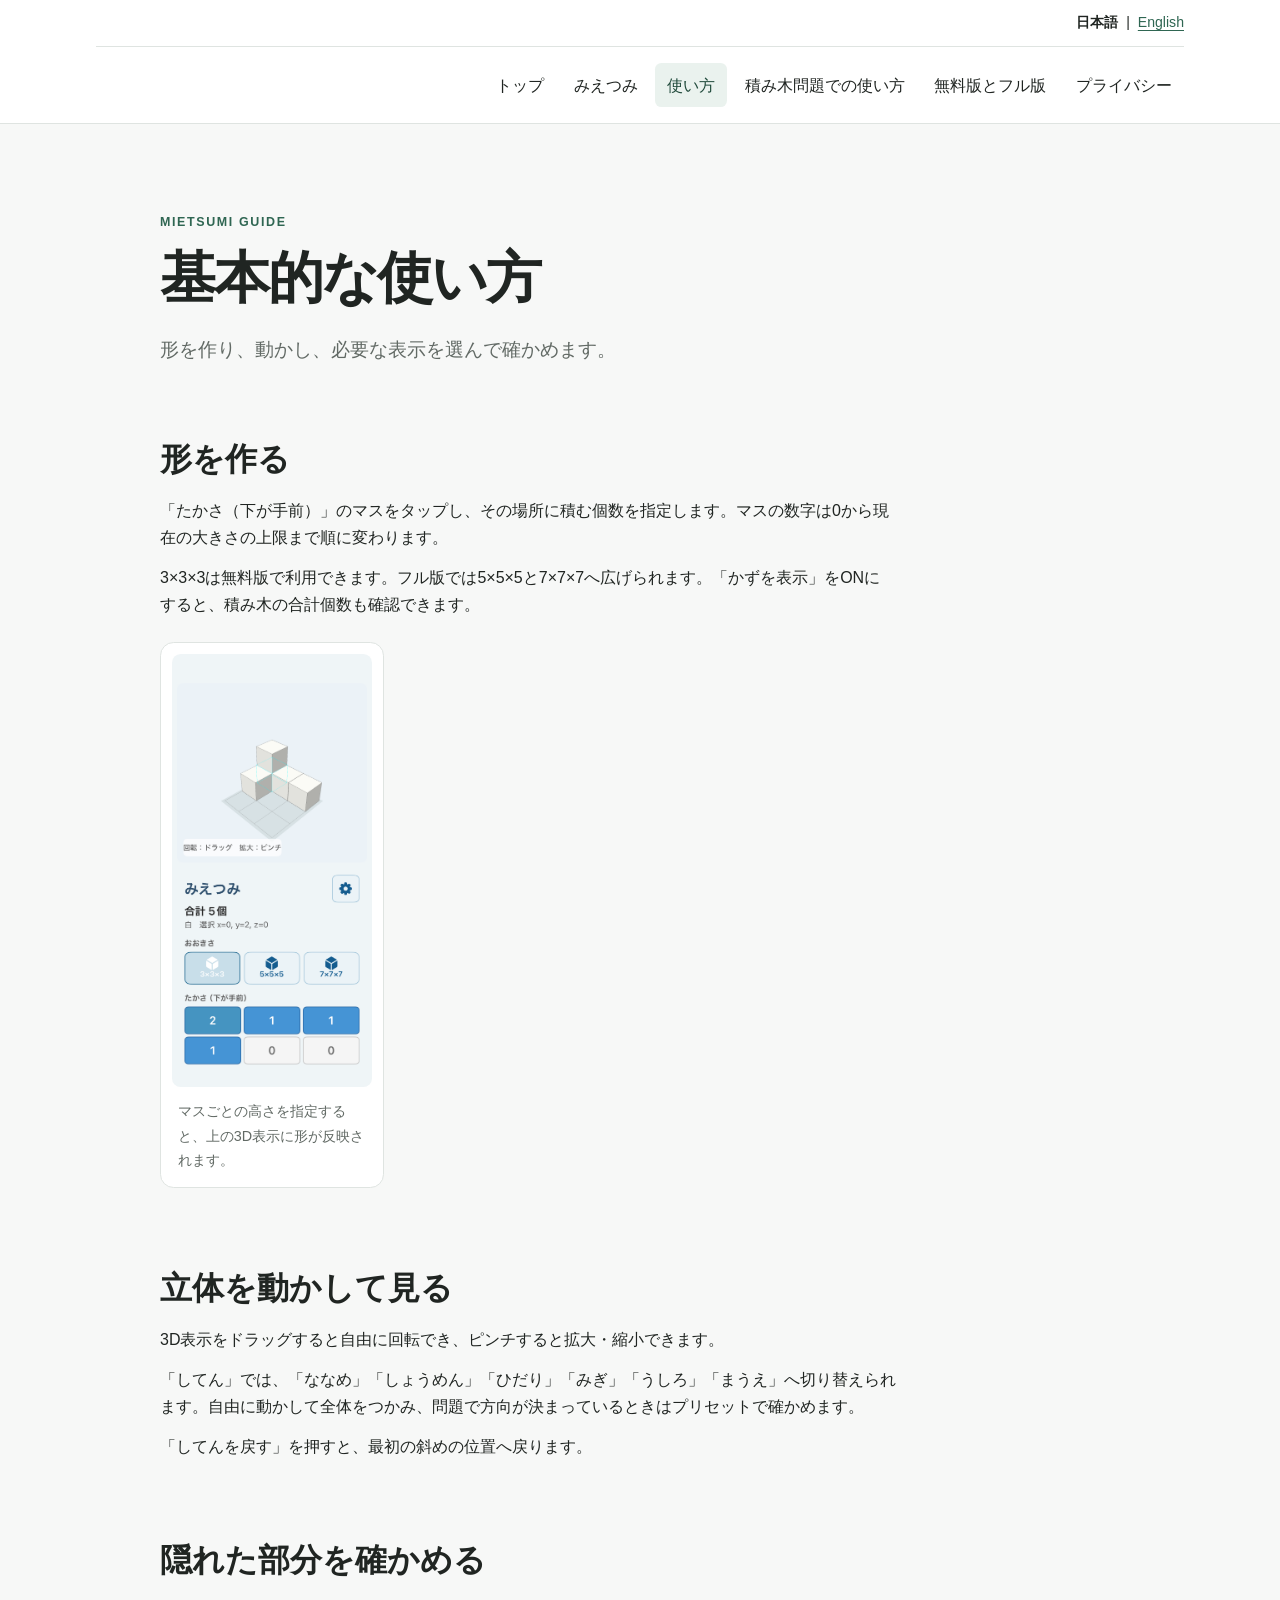
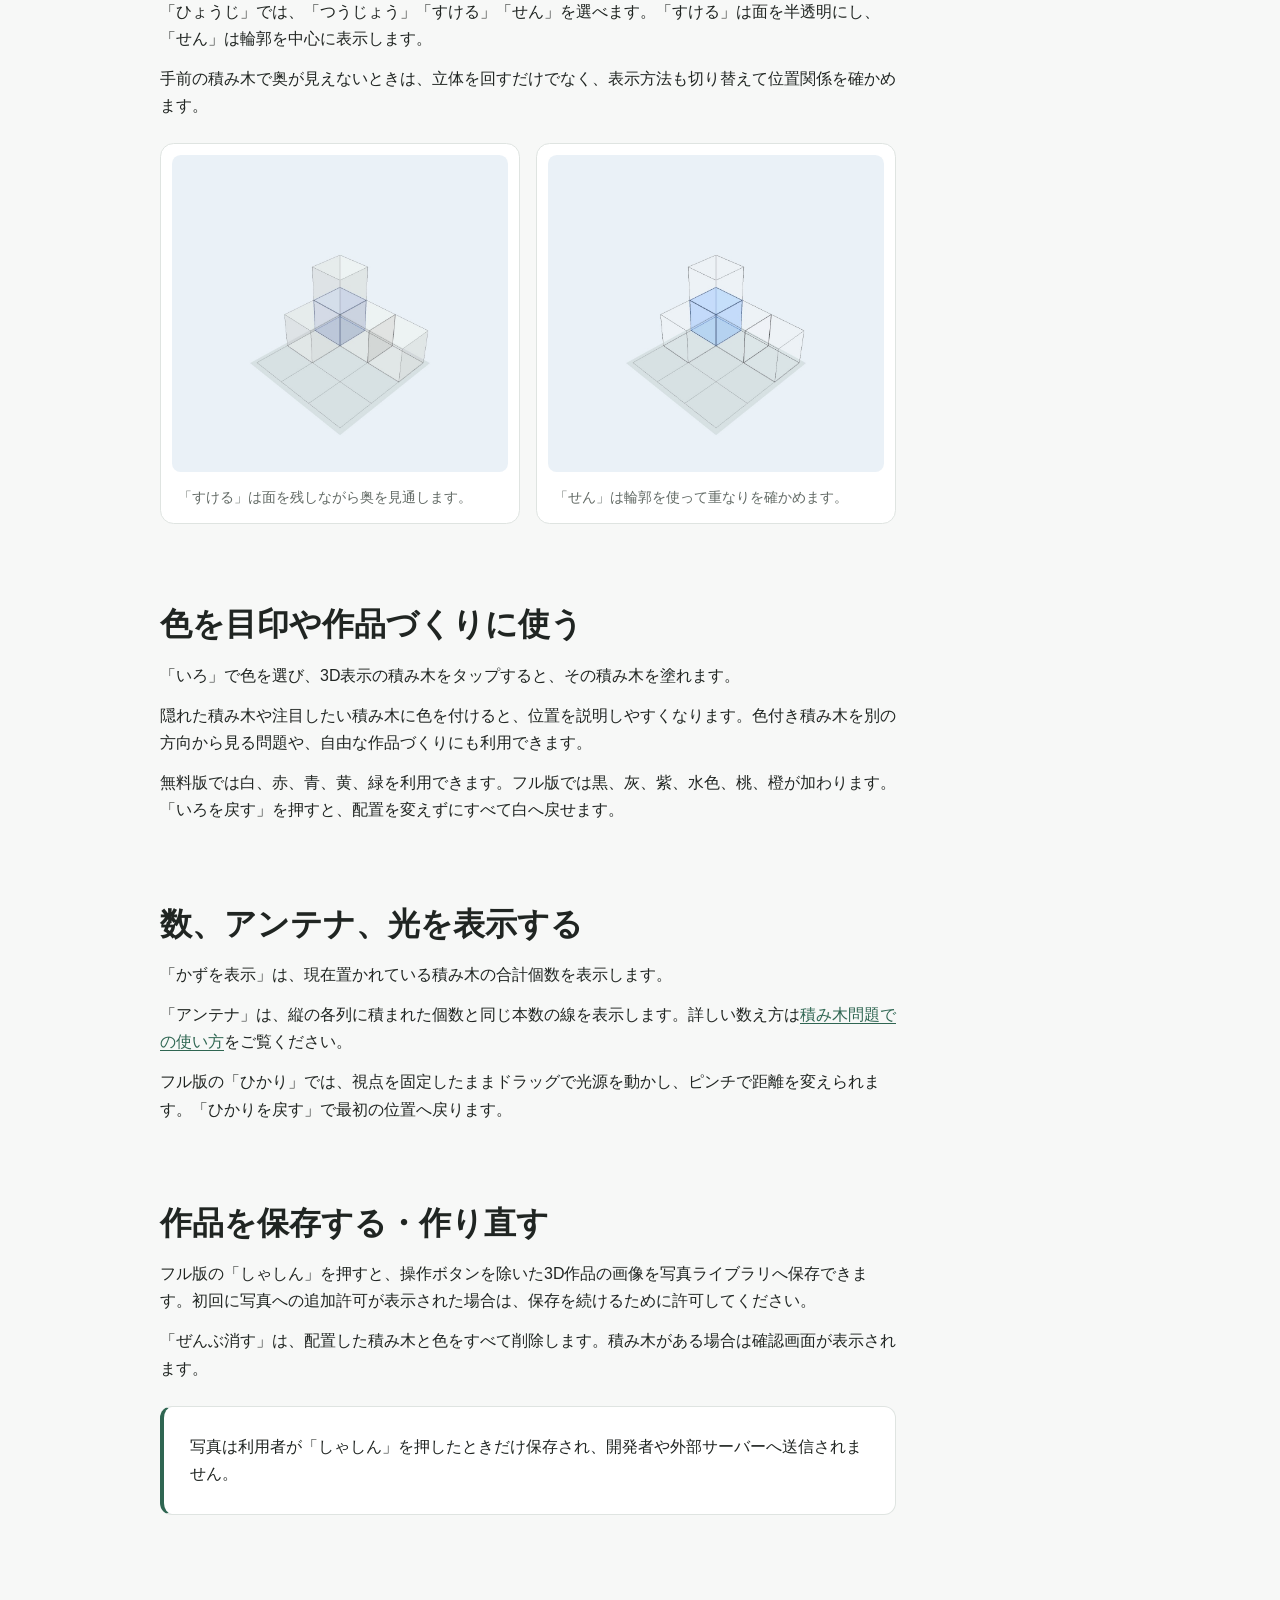
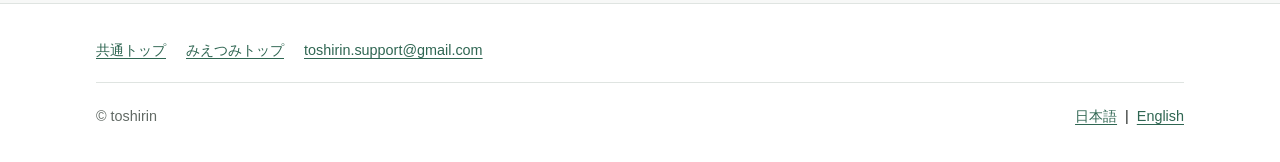
<file: ja/mietsumi/guide.html>
<!doctype html>
<html lang="ja">
  <head>
    <meta charset="utf-8">
    <meta name="viewport" content="width=device-width, initial-scale=1">
    <meta
      name="description"
      content="みえつみで形を作り、回転や視点、表示方法、色、アンテナ、光、写真保存を目的に合わせて使う方法を説明します。"
    >
    <title>基本的な使い方｜みえつみ</title>
    <link rel="canonical" href="https://toshirin.github.io/ja/mietsumi/guide.html">
    <link rel="stylesheet" href="../../assets/style.css?v=20260731">
    <link rel="alternate" hreflang="ja" href="https://toshirin.github.io/ja/mietsumi/guide.html">
    <link rel="alternate" hreflang="en" href="https://toshirin.github.io/en/mietsumi/guide.html">
  </head>
  <body>
    <a class="skip-link" href="#main">本文へ移動</a>
    <header class="site-header">
      <div class="header-inner">
        <div class="utility-bar">
          <nav class="language-switcher" aria-label="言語切り替え">
            <a href="./guide.html" lang="ja" aria-current="page">日本語</a>
            <span aria-hidden="true">|</span>
            <a href="../../en/mietsumi/guide.html" lang="en">English</a>
          </nav>
        </div>
        <nav class="primary-nav" aria-label="みえつみナビゲーション">
          <ul class="nav-links mietsumi-nav">
            <li><a href="../">トップ</a></li>
            <li><a href="./">みえつみ</a></li>
            <li><a href="./guide.html" aria-current="page">使い方</a></li>
            <li><a href="./learning.html">積み木問題での使い方</a></li>
            <li><a href="./plans.html">無料版とフル版</a></li>
            <li><a href="./privacy.html">プライバシー</a></li>
          </ul>
        </nav>
      </div>
    </header>

    <main class="page support-page" id="main">
      <header class="hero support-header">
        <p class="eyebrow">MieTsumi Guide</p>
        <h1>基本的な使い方</h1>
        <p class="lead">形を作り、動かし、必要な表示を選んで確かめます。</p>
      </header>

      <article class="support-content">
        <section aria-labelledby="build-title">
          <h2 id="build-title">形を作る</h2>
          <p>
            「たかさ（下が手前）」のマスをタップし、その場所に積む個数を指定します。マスの数字は0から現在の大きさの上限まで順に変わります。
          </p>
          <p>
            3×3×3は無料版で利用できます。フル版では5×5×5と7×7×7へ広げられます。「かずを表示」をONにすると、積み木の合計個数も確認できます。
          </p>
          <figure class="media-figure media-figure-portrait">
            <img
              src="../../assets/images/mietsumi/v04/app-overview-ja.png"
              alt="みえつみの日本語画面。5個の積み木と、3×3×3の大きさ、高さを指定するマスが表示されている"
              width="960"
              height="2079"
            >
            <figcaption>マスごとの高さを指定すると、上の3D表示に形が反映されます。</figcaption>
          </figure>
        </section>

        <section aria-labelledby="move-title">
          <h2 id="move-title">立体を動かして見る</h2>
          <p>3D表示をドラッグすると自由に回転でき、ピンチすると拡大・縮小できます。</p>
          <p>
            「してん」では、「ななめ」「しょうめん」「ひだり」「みぎ」「うしろ」「まうえ」へ切り替えられます。自由に動かして全体をつかみ、問題で方向が決まっているときはプリセットで確かめます。
          </p>
          <p>「してんを戻す」を押すと、最初の斜めの位置へ戻ります。</p>
        </section>

        <section aria-labelledby="display-title">
          <h2 id="display-title">隠れた部分を確かめる</h2>
          <p>
            「ひょうじ」では、「つうじょう」「すける」「せん」を選べます。「すける」は面を半透明にし、「せん」は輪郭を中心に表示します。
          </p>
          <p>
            手前の積み木で奥が見えないときは、立体を回すだけでなく、表示方法も切り替えて位置関係を確かめます。
          </p>
          <div class="media-grid">
            <figure class="media-figure">
              <img
                src="../../assets/images/mietsumi/v04/hidden-see-through.jpg"
                alt="すける表示で、積み木の面を通して隠れた青い積み木が見えている"
                width="1112"
                height="1048"
                loading="lazy"
              >
              <figcaption>「すける」は面を残しながら奥を見通します。</figcaption>
            </figure>
            <figure class="media-figure">
              <img
                src="../../assets/images/mietsumi/v04/hidden-wire.jpg"
                alt="せん表示で、積み木の輪郭と隠れた青い積み木の位置が見えている"
                width="1112"
                height="1048"
                loading="lazy"
              >
              <figcaption>「せん」は輪郭を使って重なりを確かめます。</figcaption>
            </figure>
          </div>
        </section>

        <section aria-labelledby="color-title">
          <h2 id="color-title">色を目印や作品づくりに使う</h2>
          <p>「いろ」で色を選び、3D表示の積み木をタップすると、その積み木を塗れます。</p>
          <p>
            隠れた積み木や注目したい積み木に色を付けると、位置を説明しやすくなります。色付き積み木を別の方向から見る問題や、自由な作品づくりにも利用できます。
          </p>
          <p>
            無料版では白、赤、青、黄、緑を利用できます。フル版では黒、灰、紫、水色、桃、橙が加わります。「いろを戻す」を押すと、配置を変えずにすべて白へ戻せます。
          </p>
        </section>

        <section aria-labelledby="support-display-title">
          <h2 id="support-display-title">数、アンテナ、光を表示する</h2>
          <p>「かずを表示」は、現在置かれている積み木の合計個数を表示します。</p>
          <p>
            「アンテナ」は、縦の各列に積まれた個数と同じ本数の線を表示します。詳しい数え方は<a href="./learning.html#antenna">積み木問題での使い方</a>をご覧ください。
          </p>
          <p>
            フル版の「ひかり」では、視点を固定したままドラッグで光源を動かし、ピンチで距離を変えられます。「ひかりを戻す」で最初の位置へ戻ります。
          </p>
        </section>

        <section aria-labelledby="finish-title">
          <h2 id="finish-title">作品を保存する・作り直す</h2>
          <p>
            フル版の「しゃしん」を押すと、操作ボタンを除いた3D作品の画像を写真ライブラリへ保存できます。初回に写真への追加許可が表示された場合は、保存を続けるために許可してください。
          </p>
          <p>
            「ぜんぶ消す」は、配置した積み木と色をすべて削除します。積み木がある場合は確認画面が表示されます。
          </p>
          <div class="notice">
            <p>写真は利用者が「しゃしん」を押したときだけ保存され、開発者や外部サーバーへ送信されません。</p>
          </div>
        </section>
      </article>
    </main>

    <footer class="site-footer">
      <div class="footer-inner">
        <div class="footer-content">
          <nav class="footer-nav" aria-label="フッターナビゲーション">
            <a href="../">共通トップ</a>
            <a href="./">みえつみトップ</a>
            <a
              href="mailto:toshirin.support@gmail.com?subject=%5B%E3%81%BF%E3%81%88%E3%81%A4%E3%81%BF%5D%20%E3%81%8A%E5%95%8F%E3%81%84%E5%90%88%E3%82%8F%E3%81%9B"
            >toshirin.support@gmail.com</a>
          </nav>
          <div class="footer-meta">
            <p>© toshirin</p>
            <nav class="footer-language" aria-label="言語切り替え">
              <a href="./guide.html" lang="ja" aria-current="page">日本語</a>
              <span aria-hidden="true">|</span>
              <a href="../../en/mietsumi/guide.html" lang="en">English</a>
            </nav>
          </div>
        </div>
      </div>
    </footer>
  </body>
</html>
</file>
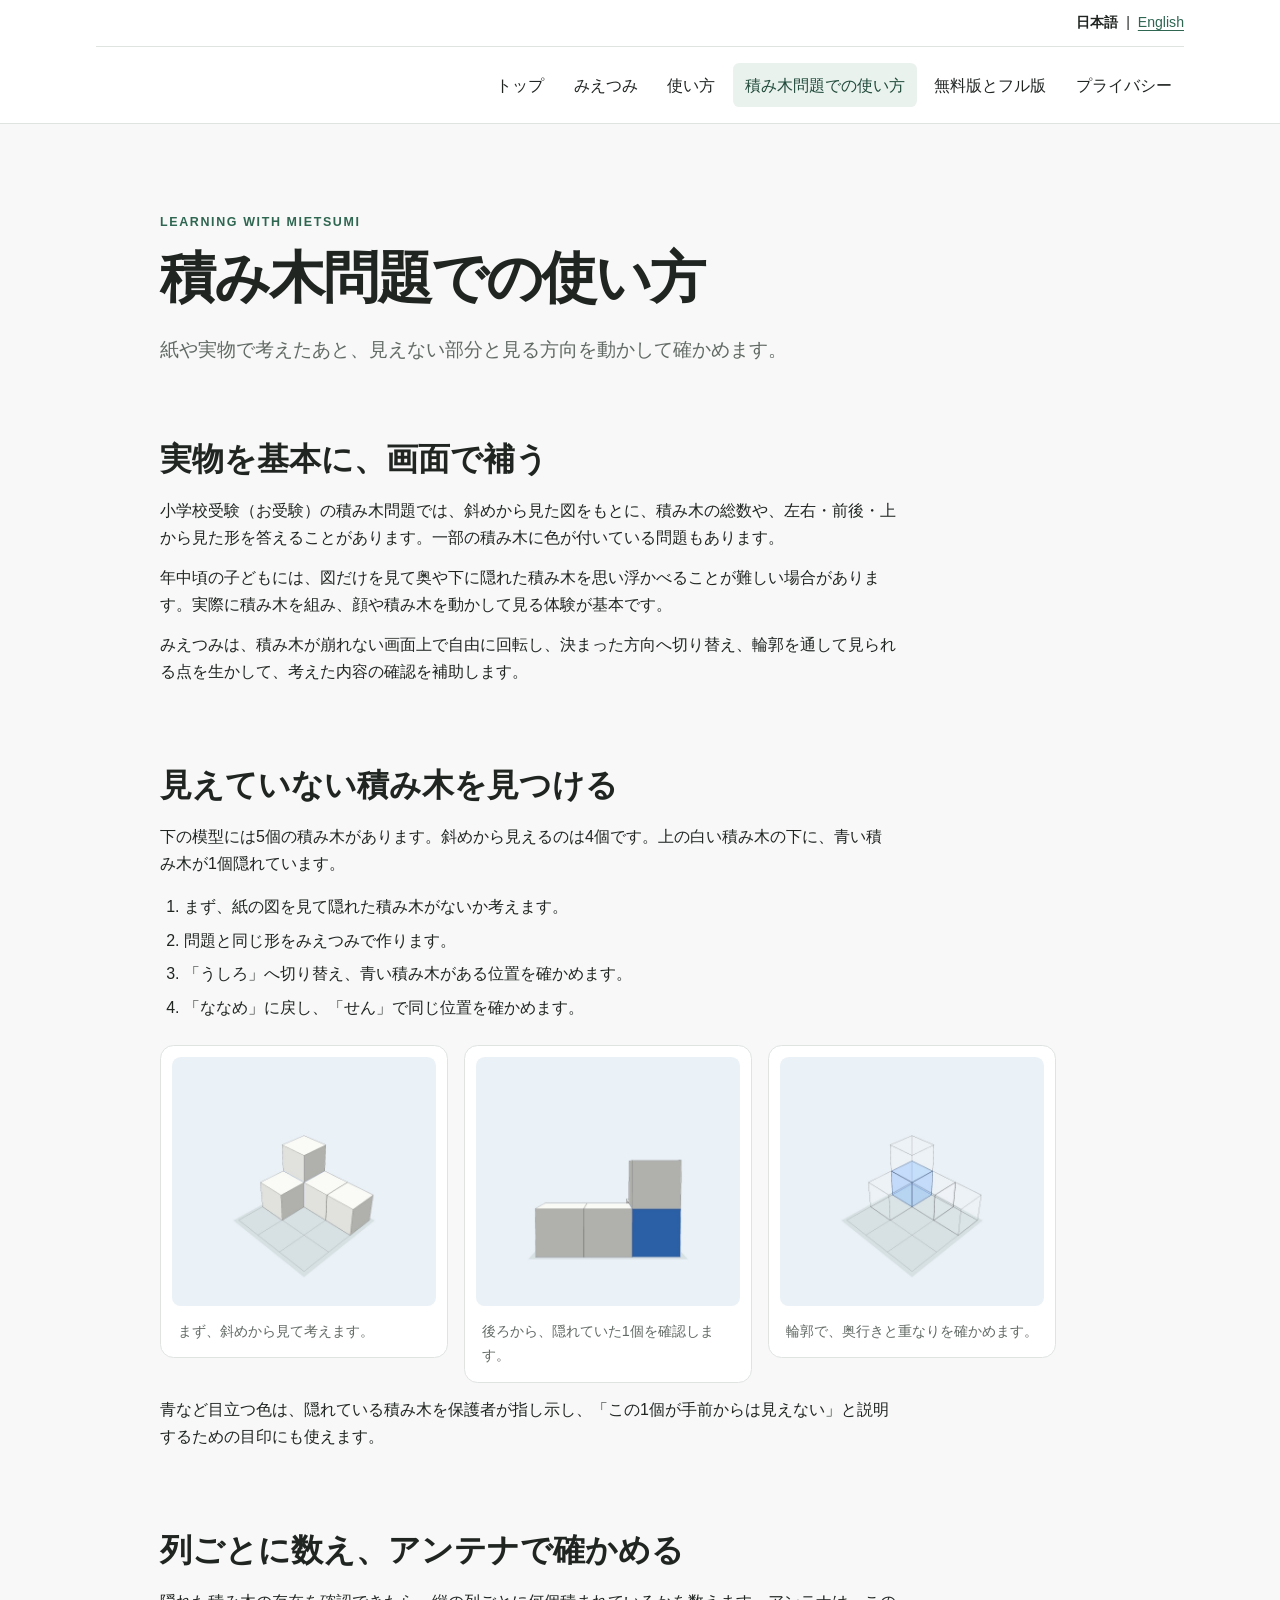
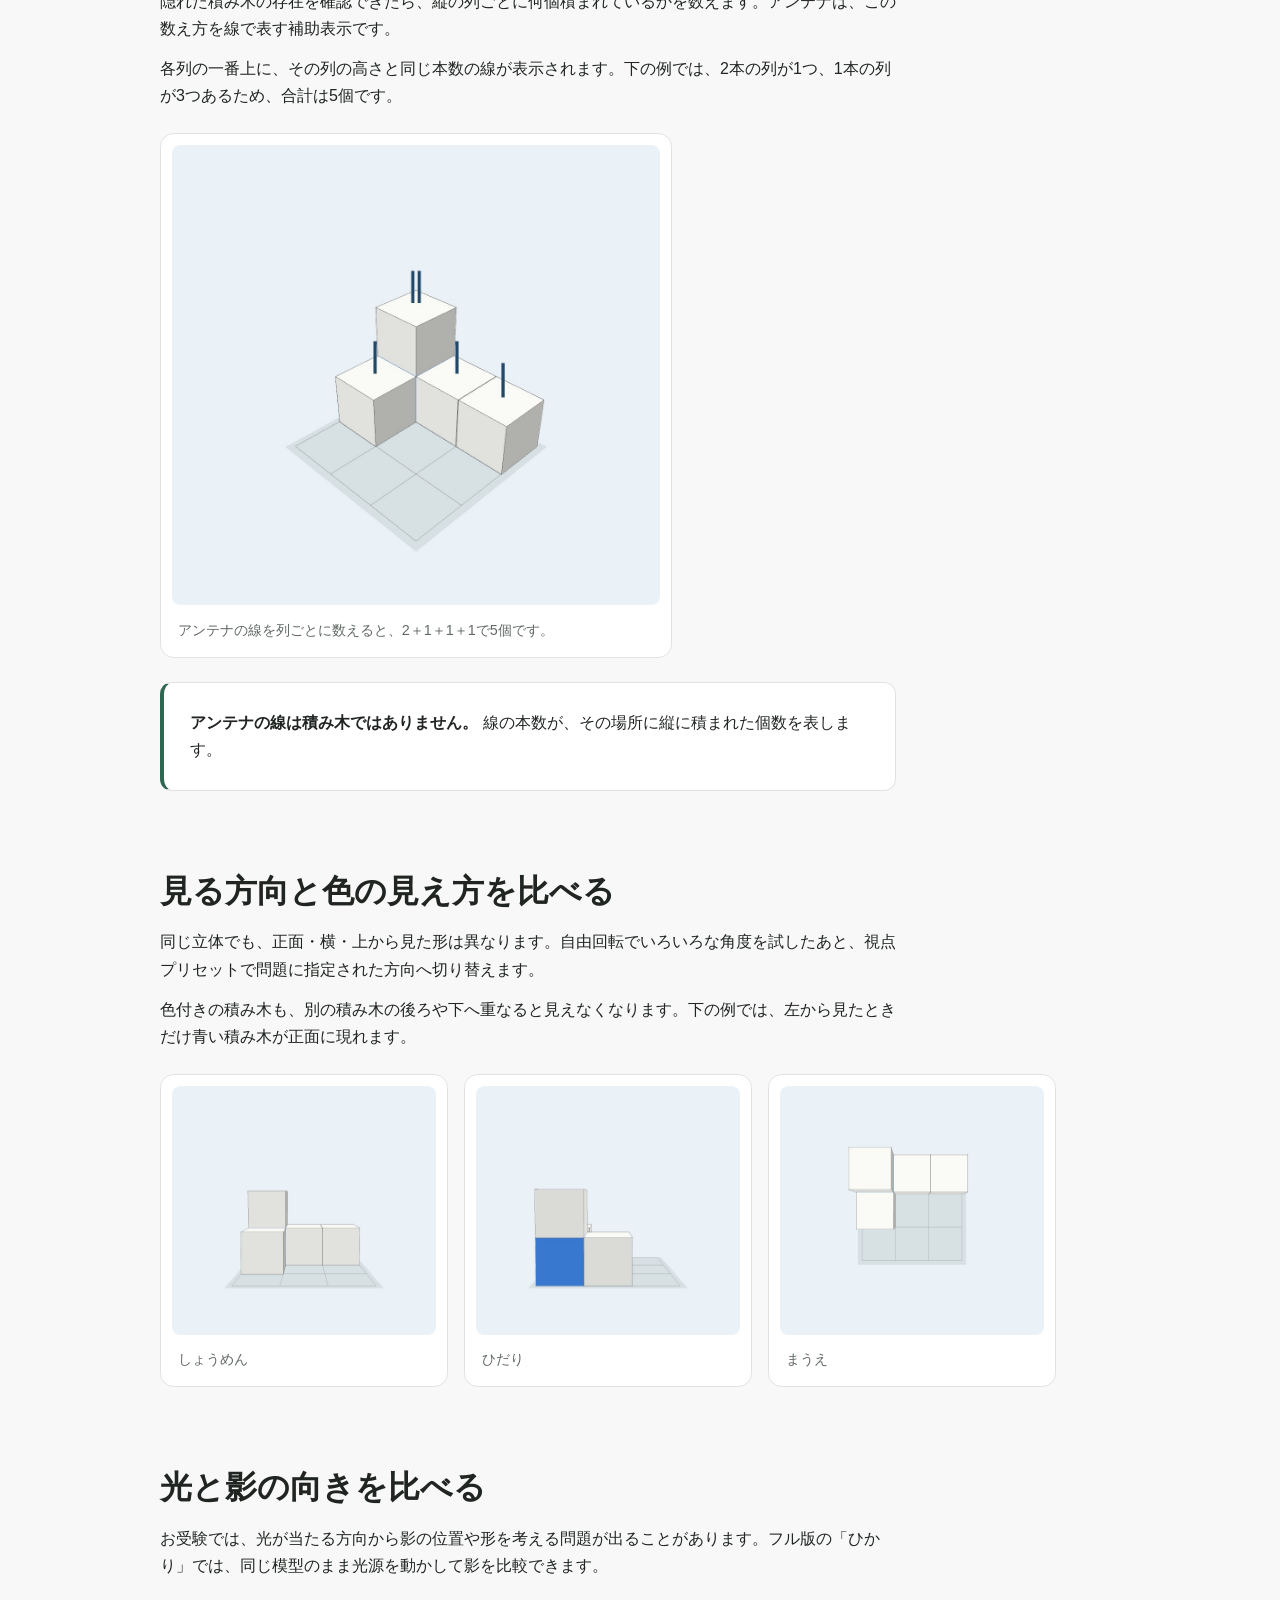
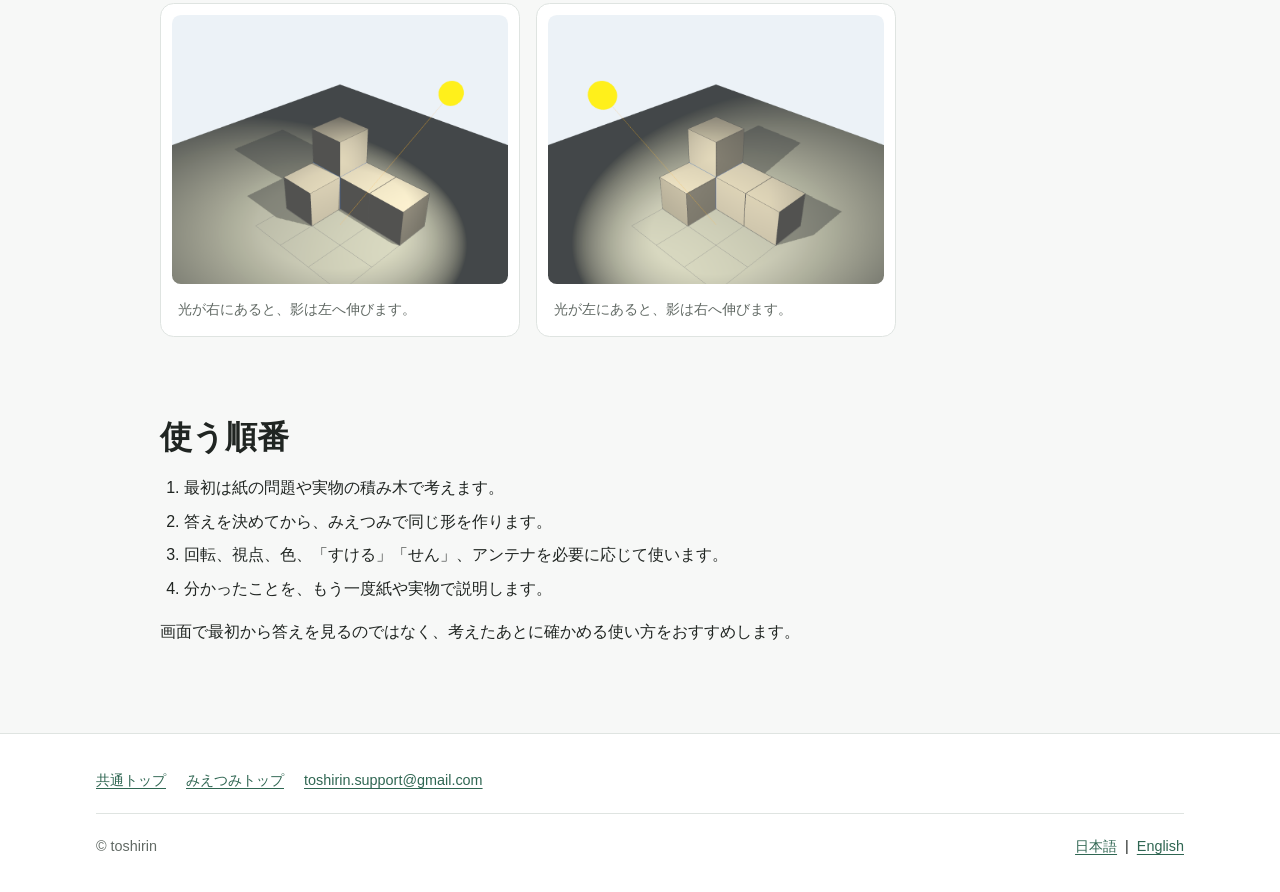
<file: ja/mietsumi/learning.html>
<!doctype html>
<html lang="ja">
  <head>
    <meta charset="utf-8">
    <meta name="viewport" content="width=device-width, initial-scale=1">
    <meta
      name="description"
      content="小学校受験の積み木問題で、積み木の個数、前後左右や上から見た形、アンテナ、光と影を確かめる使い方を説明します。"
    >
    <title>積み木問題での使い方｜みえつみ</title>
    <link rel="canonical" href="https://toshirin.github.io/ja/mietsumi/learning.html">
    <link rel="stylesheet" href="../../assets/style.css?v=20260731">
    <link rel="alternate" hreflang="ja" href="https://toshirin.github.io/ja/mietsumi/learning.html">
    <link rel="alternate" hreflang="en" href="https://toshirin.github.io/en/mietsumi/learning.html">
  </head>
  <body>
    <a class="skip-link" href="#main">本文へ移動</a>
    <header class="site-header">
      <div class="header-inner">
        <div class="utility-bar">
          <nav class="language-switcher" aria-label="言語切り替え">
            <a href="./learning.html" lang="ja" aria-current="page">日本語</a>
            <span aria-hidden="true">|</span>
            <a href="../../en/mietsumi/learning.html" lang="en">English</a>
          </nav>
        </div>
        <nav class="primary-nav" aria-label="みえつみナビゲーション">
          <ul class="nav-links mietsumi-nav">
            <li><a href="../">トップ</a></li>
            <li><a href="./">みえつみ</a></li>
            <li><a href="./guide.html">使い方</a></li>
            <li><a href="./learning.html" aria-current="page">積み木問題での使い方</a></li>
            <li><a href="./plans.html">無料版とフル版</a></li>
            <li><a href="./privacy.html">プライバシー</a></li>
          </ul>
        </nav>
      </div>
    </header>

    <main class="page support-page" id="main">
      <header class="hero support-header">
        <p class="eyebrow">Learning with MieTsumi</p>
        <h1>積み木問題での使い方</h1>
        <p class="lead">紙や実物で考えたあと、見えない部分と見る方向を動かして確かめます。</p>
      </header>

      <article class="support-content">
        <section aria-labelledby="learning-intro">
          <h2 id="learning-intro">実物を基本に、画面で補う</h2>
          <p>
            小学校受験（お受験）の積み木問題では、斜めから見た図をもとに、積み木の総数や、左右・前後・上から見た形を答えることがあります。一部の積み木に色が付いている問題もあります。
          </p>
          <p>
            年中頃の子どもには、図だけを見て奥や下に隠れた積み木を思い浮かべることが難しい場合があります。実際に積み木を組み、顔や積み木を動かして見る体験が基本です。
          </p>
          <p>
            みえつみは、積み木が崩れない画面上で自由に回転し、決まった方向へ切り替え、輪郭を通して見られる点を生かして、考えた内容の確認を補助します。
          </p>
        </section>

        <section aria-labelledby="hidden-block-title">
          <h2 id="hidden-block-title">見えていない積み木を見つける</h2>
          <p>
            下の模型には5個の積み木があります。斜めから見えるのは4個です。上の白い積み木の下に、青い積み木が1個隠れています。
          </p>
          <ol>
            <li>まず、紙の図を見て隠れた積み木がないか考えます。</li>
            <li>問題と同じ形をみえつみで作ります。</li>
            <li>「うしろ」へ切り替え、青い積み木がある位置を確かめます。</li>
            <li>「ななめ」に戻し、「せん」で同じ位置を確かめます。</li>
          </ol>
          <div class="media-grid media-grid-three">
            <figure class="media-figure">
              <img
                src="../../assets/images/mietsumi/v04/hidden-angle.jpg"
                alt="斜めからは4個だけ見え、青い積み木が上の白い積み木に隠れている模型"
                width="1112"
                height="1048"
              >
              <figcaption>まず、斜めから見て考えます。</figcaption>
            </figure>
            <figure class="media-figure">
              <img
                src="../../assets/images/mietsumi/v04/hidden-back.jpg"
                alt="後ろから見ると、白い積み木の下に青い積み木が見える模型"
                width="1112"
                height="1048"
                loading="lazy"
              >
              <figcaption>後ろから、隠れていた1個を確認します。</figcaption>
            </figure>
            <figure class="media-figure">
              <img
                src="../../assets/images/mietsumi/v04/hidden-wire.jpg"
                alt="せん表示により、元の斜め方向から青い積み木の位置を確認できる模型"
                width="1112"
                height="1048"
                loading="lazy"
              >
              <figcaption>輪郭で、奥行きと重なりを確かめます。</figcaption>
            </figure>
          </div>
          <p>
            青など目立つ色は、隠れている積み木を保護者が指し示し、「この1個が手前からは見えない」と説明するための目印にも使えます。
          </p>
        </section>

        <section id="antenna" aria-labelledby="antenna-title">
          <h2 id="antenna-title">列ごとに数え、アンテナで確かめる</h2>
          <p>
            隠れた積み木の存在を確認できたら、縦の列ごとに何個積まれているかを数えます。アンテナは、この数え方を線で表す補助表示です。
          </p>
          <p>
            各列の一番上に、その列の高さと同じ本数の線が表示されます。下の例では、2本の列が1つ、1本の列が3つあるため、合計は5個です。
          </p>
          <figure class="media-figure">
            <img
              src="../../assets/images/mietsumi/v04/antenna.jpg"
              alt="2本のアンテナが1か所、1本のアンテナが3か所に表示され、合計5個と数えられる積み木"
              width="1112"
              height="1048"
              loading="lazy"
            >
            <figcaption>アンテナの線を列ごとに数えると、2＋1＋1＋1で5個です。</figcaption>
          </figure>
          <div class="notice">
            <p><strong>アンテナの線は積み木ではありません。</strong> 線の本数が、その場所に縦に積まれた個数を表します。</p>
          </div>
        </section>

        <section aria-labelledby="directions-title">
          <h2 id="directions-title">見る方向と色の見え方を比べる</h2>
          <p>
            同じ立体でも、正面・横・上から見た形は異なります。自由回転でいろいろな角度を試したあと、視点プリセットで問題に指定された方向へ切り替えます。
          </p>
          <p>
            色付きの積み木も、別の積み木の後ろや下へ重なると見えなくなります。下の例では、左から見たときだけ青い積み木が正面に現れます。
          </p>
          <div class="media-grid media-grid-three">
            <figure class="media-figure">
              <img
                src="../../assets/images/mietsumi/v04/view-front.jpg"
                alt="積み木を正面から見た形。青い積み木は隠れて見えない"
                width="1112"
                height="1048"
                loading="lazy"
              >
              <figcaption>しょうめん</figcaption>
            </figure>
            <figure class="media-figure">
              <img
                src="../../assets/images/mietsumi/v04/view-left.jpg"
                alt="積み木を左から見た形。下段に青い積み木が見える"
                width="1112"
                height="1048"
                loading="lazy"
              >
              <figcaption>ひだり</figcaption>
            </figure>
            <figure class="media-figure">
              <img
                src="../../assets/images/mietsumi/v04/view-top.jpg"
                alt="積み木を真上から見た形。4つの位置に白い積み木が見える"
                width="1112"
                height="1048"
                loading="lazy"
              >
              <figcaption>まうえ</figcaption>
            </figure>
          </div>
        </section>

        <section aria-labelledby="shadow-title">
          <h2 id="shadow-title">光と影の向きを比べる</h2>
          <p>
            お受験では、光が当たる方向から影の位置や形を考える問題が出ることがあります。フル版の「ひかり」では、同じ模型のまま光源を動かして影を比較できます。
          </p>
          <div class="media-grid">
            <figure class="media-figure">
              <img
                src="../../assets/images/mietsumi/v04/shadow-light-right.png"
                alt="積み木の右側に黄色い光源があり、影が左側へ伸びている"
                width="900"
                height="720"
                loading="lazy"
              >
              <figcaption>光が右にあると、影は左へ伸びます。</figcaption>
            </figure>
            <figure class="media-figure">
              <img
                src="../../assets/images/mietsumi/v04/shadow-light-left.png"
                alt="積み木の左側に黄色い光源があり、影が右側へ伸びている"
                width="900"
                height="720"
                loading="lazy"
              >
              <figcaption>光が左にあると、影は右へ伸びます。</figcaption>
            </figure>
          </div>
        </section>

        <section aria-labelledby="learning-note">
          <h2 id="learning-note">使う順番</h2>
          <ol>
            <li>最初は紙の問題や実物の積み木で考えます。</li>
            <li>答えを決めてから、みえつみで同じ形を作ります。</li>
            <li>回転、視点、色、「すける」「せん」、アンテナを必要に応じて使います。</li>
            <li>分かったことを、もう一度紙や実物で説明します。</li>
          </ol>
          <p>画面で最初から答えを見るのではなく、考えたあとに確かめる使い方をおすすめします。</p>
        </section>
      </article>
    </main>

    <footer class="site-footer">
      <div class="footer-inner">
        <div class="footer-content">
          <nav class="footer-nav" aria-label="フッターナビゲーション">
            <a href="../">共通トップ</a>
            <a href="./">みえつみトップ</a>
            <a
              href="mailto:toshirin.support@gmail.com?subject=%5B%E3%81%BF%E3%81%88%E3%81%A4%E3%81%BF%5D%20%E3%81%8A%E5%95%8F%E3%81%84%E5%90%88%E3%82%8F%E3%81%9B"
            >toshirin.support@gmail.com</a>
          </nav>
          <div class="footer-meta">
            <p>© toshirin</p>
            <nav class="footer-language" aria-label="言語切り替え">
              <a href="./learning.html" lang="ja" aria-current="page">日本語</a>
              <span aria-hidden="true">|</span>
              <a href="../../en/mietsumi/learning.html" lang="en">English</a>
            </nav>
          </div>
        </div>
      </div>
    </footer>
  </body>
</html>
</file>
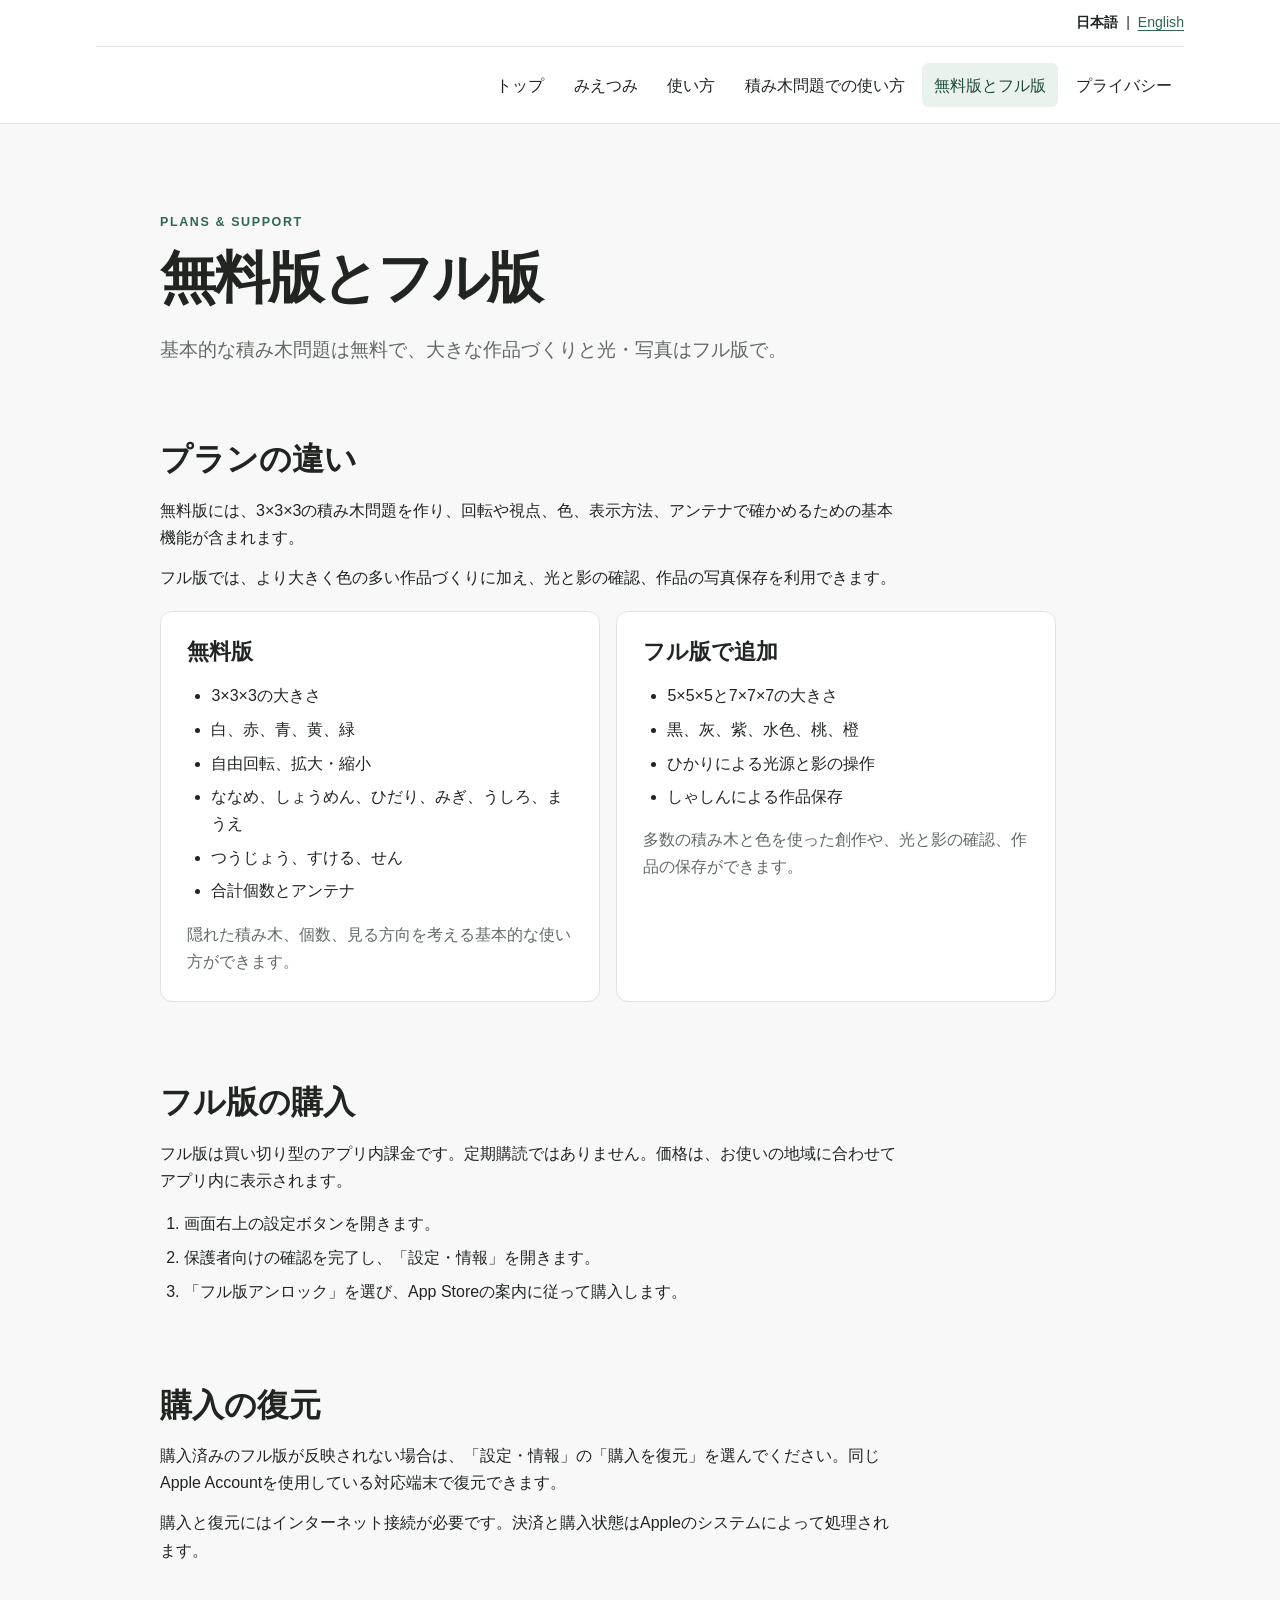
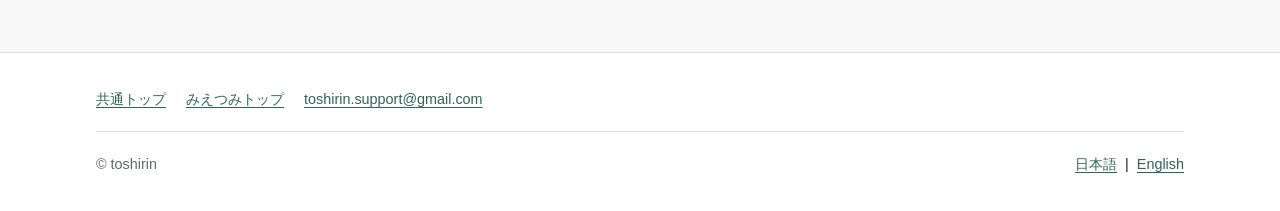
<file: ja/mietsumi/plans.html>
<!doctype html>
<html lang="ja">
  <head>
    <meta charset="utf-8">
    <meta name="viewport" content="width=device-width, initial-scale=1">
    <meta
      name="description"
      content="みえつみの無料版とフル版で利用できる機能と購入方法を掲載しています。"
    >
    <title>無料版とフル版｜みえつみ</title>
    <link rel="canonical" href="https://toshirin.github.io/ja/mietsumi/plans.html">
    <link rel="stylesheet" href="../../assets/style.css?v=20260731">
    <link rel="alternate" hreflang="ja" href="https://toshirin.github.io/ja/mietsumi/plans.html">
    <link rel="alternate" hreflang="en" href="https://toshirin.github.io/en/mietsumi/plans.html">
  </head>
  <body>
    <a class="skip-link" href="#main">本文へ移動</a>
    <header class="site-header">
      <div class="header-inner">
        <div class="utility-bar">
          <nav class="language-switcher" aria-label="言語切り替え">
            <a href="./plans.html" lang="ja" aria-current="page">日本語</a>
            <span aria-hidden="true">|</span>
            <a href="../../en/mietsumi/plans.html" lang="en">English</a>
          </nav>
        </div>
        <nav class="primary-nav" aria-label="みえつみナビゲーション">
          <ul class="nav-links mietsumi-nav">
            <li><a href="../">トップ</a></li>
            <li><a href="./">みえつみ</a></li>
            <li><a href="./guide.html">使い方</a></li>
            <li><a href="./learning.html">積み木問題での使い方</a></li>
            <li><a href="./plans.html" aria-current="page">無料版とフル版</a></li>
            <li><a href="./privacy.html">プライバシー</a></li>
          </ul>
        </nav>
      </div>
    </header>

    <main class="page support-page" id="main">
      <header class="hero support-header">
        <p class="eyebrow">Plans &amp; Support</p>
        <h1>無料版とフル版</h1>
        <p class="lead">基本的な積み木問題は無料で、大きな作品づくりと光・写真はフル版で。</p>
      </header>

      <article class="support-content">
        <section aria-labelledby="plans-title">
          <h2 id="plans-title">プランの違い</h2>
          <p>
            無料版には、3×3×3の積み木問題を作り、回転や視点、色、表示方法、アンテナで確かめるための基本機能が含まれます。
          </p>
          <p>
            フル版では、より大きく色の多い作品づくりに加え、光と影の確認、作品の写真保存を利用できます。
          </p>
          <div class="plan-grid">
            <section class="plan-card">
              <h3>無料版</h3>
              <ul>
                <li>3×3×3の大きさ</li>
                <li>白、赤、青、黄、緑</li>
                <li>自由回転、拡大・縮小</li>
                <li>ななめ、しょうめん、ひだり、みぎ、うしろ、まうえ</li>
                <li>つうじょう、すける、せん</li>
                <li>合計個数とアンテナ</li>
              </ul>
              <p>隠れた積み木、個数、見る方向を考える基本的な使い方ができます。</p>
            </section>
            <section class="plan-card">
              <h3>フル版で追加</h3>
              <ul>
                <li>5×5×5と7×7×7の大きさ</li>
                <li>黒、灰、紫、水色、桃、橙</li>
                <li>ひかりによる光源と影の操作</li>
                <li>しゃしんによる作品保存</li>
              </ul>
              <p>多数の積み木と色を使った創作や、光と影の確認、作品の保存ができます。</p>
            </section>
          </div>
        </section>

        <section aria-labelledby="purchase-title">
          <h2 id="purchase-title">フル版の購入</h2>
          <p>
            フル版は買い切り型のアプリ内課金です。定期購読ではありません。価格は、お使いの地域に合わせてアプリ内に表示されます。
          </p>
          <ol>
            <li>画面右上の設定ボタンを開きます。</li>
            <li>保護者向けの確認を完了し、「設定・情報」を開きます。</li>
            <li>「フル版アンロック」を選び、App Storeの案内に従って購入します。</li>
          </ol>
        </section>

        <section aria-labelledby="restore-title">
          <h2 id="restore-title">購入の復元</h2>
          <p>
            購入済みのフル版が反映されない場合は、「設定・情報」の「購入を復元」を選んでください。同じApple Accountを使用している対応端末で復元できます。
          </p>
          <p>購入と復元にはインターネット接続が必要です。決済と購入状態はAppleのシステムによって処理されます。</p>
        </section>

      </article>
    </main>

    <footer class="site-footer">
      <div class="footer-inner">
        <div class="footer-content">
          <nav class="footer-nav" aria-label="フッターナビゲーション">
            <a href="../">共通トップ</a>
            <a href="./">みえつみトップ</a>
            <a
              href="mailto:toshirin.support@gmail.com?subject=%5B%E3%81%BF%E3%81%88%E3%81%A4%E3%81%BF%5D%20%E3%81%8A%E5%95%8F%E3%81%84%E5%90%88%E3%82%8F%E3%81%9B"
            >toshirin.support@gmail.com</a>
          </nav>
          <div class="footer-meta">
            <p>© toshirin</p>
            <nav class="footer-language" aria-label="言語切り替え">
              <a href="./plans.html" lang="ja" aria-current="page">日本語</a>
              <span aria-hidden="true">|</span>
              <a href="../../en/mietsumi/plans.html" lang="en">English</a>
            </nav>
          </div>
        </div>
      </div>
    </footer>
  </body>
</html>
</file>
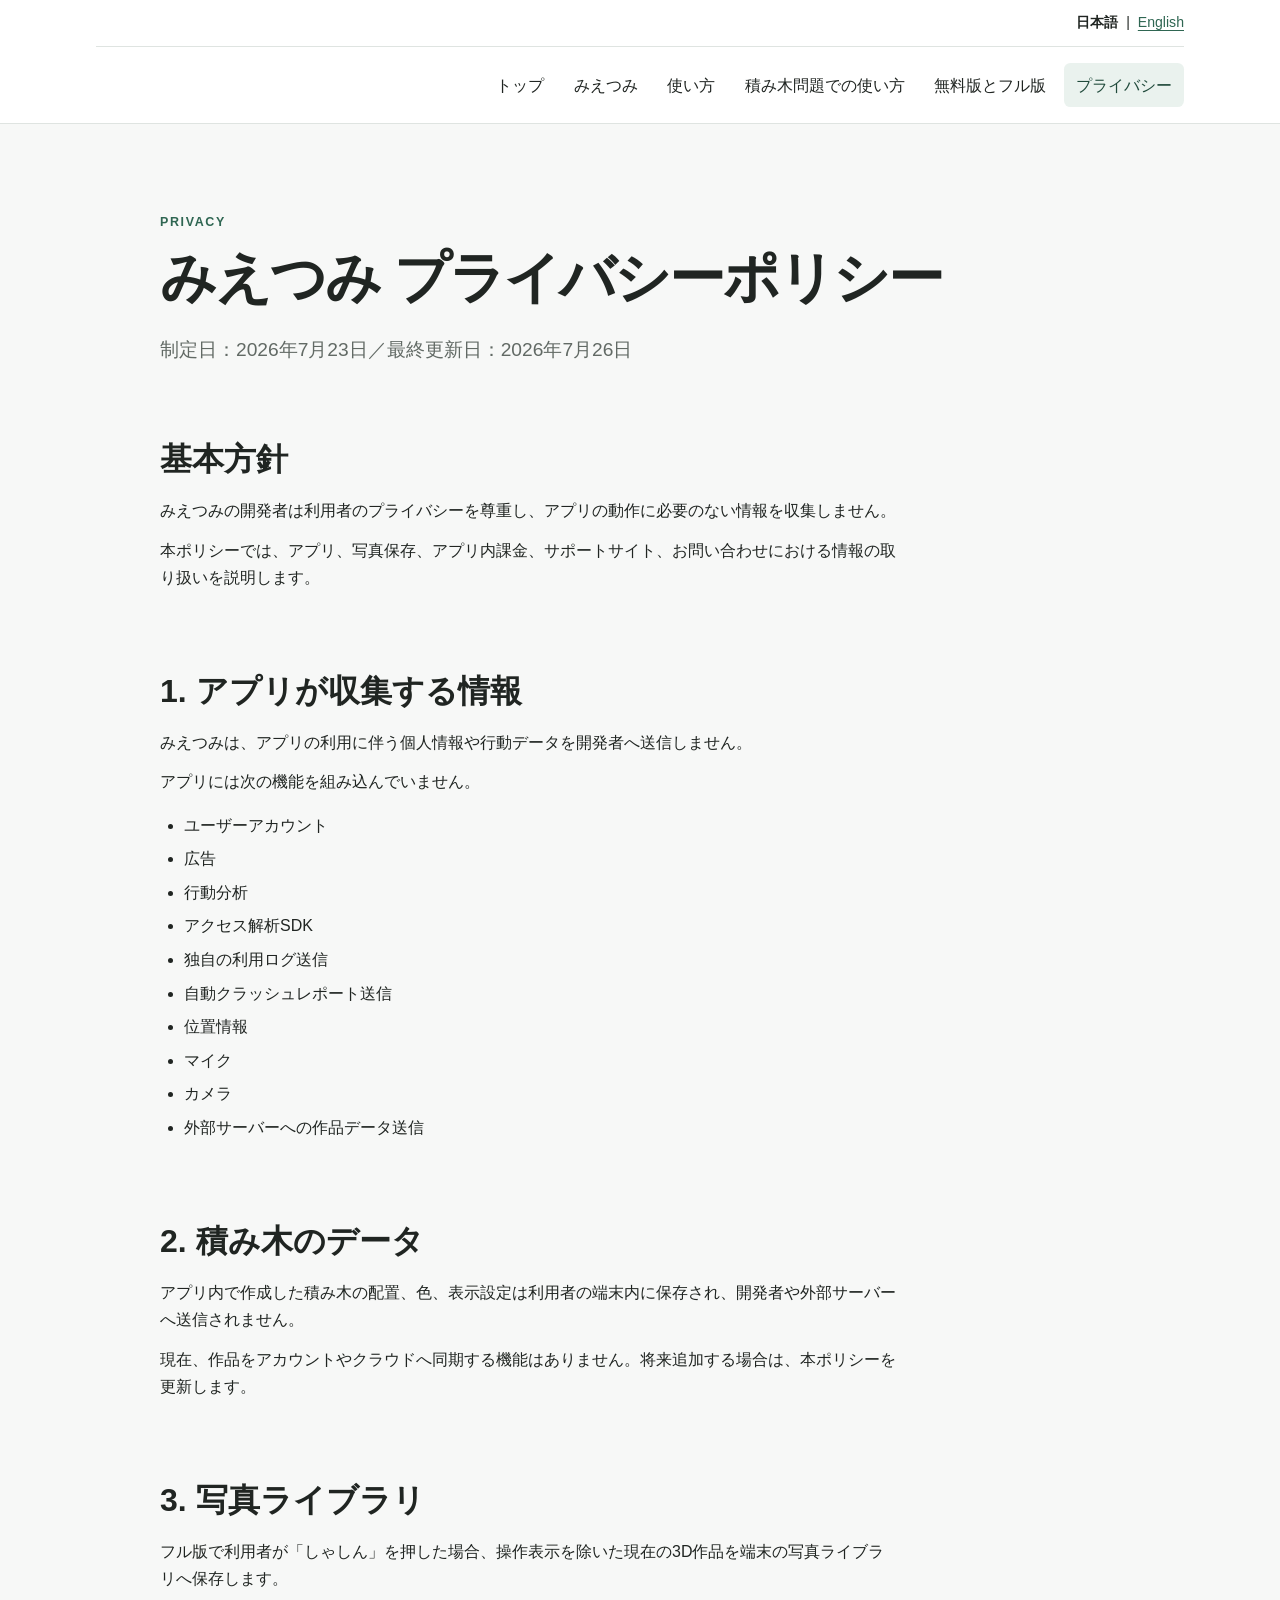
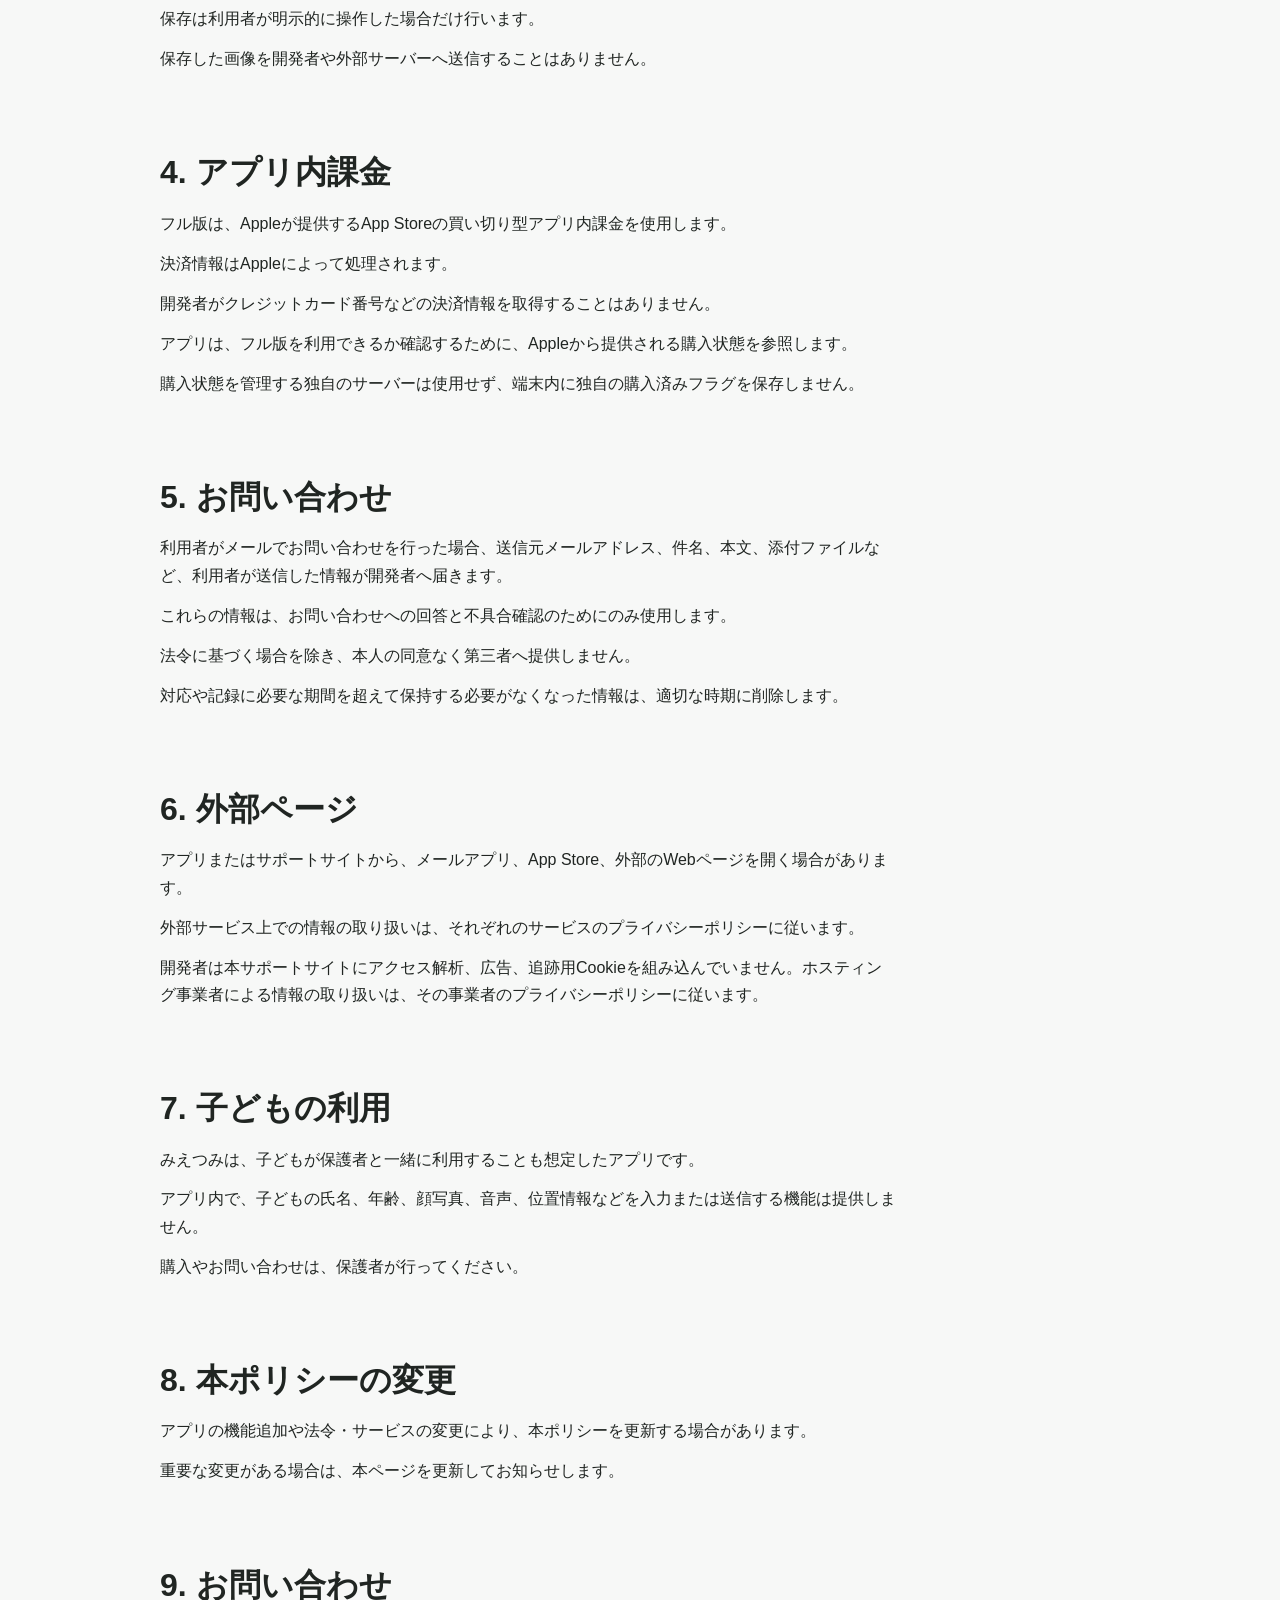
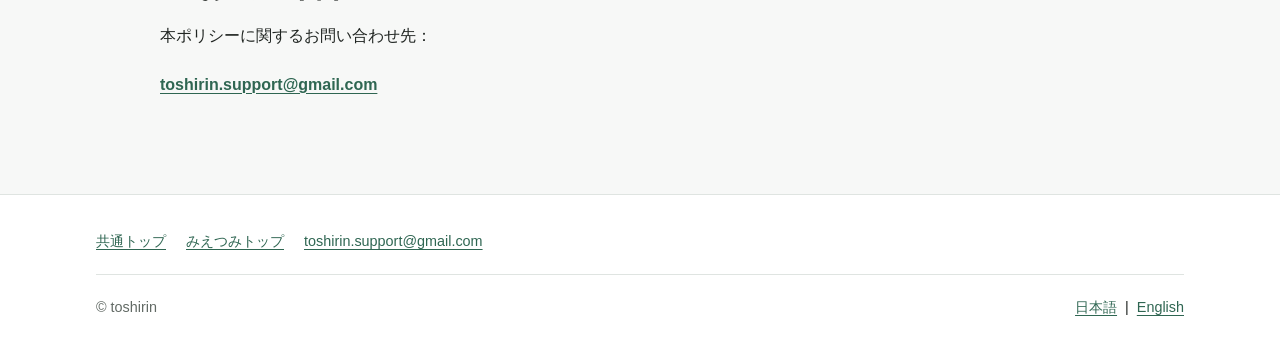
<file: ja/mietsumi/privacy.html>
<!doctype html>
<html lang="ja">
  <head>
    <meta charset="utf-8">
    <meta name="viewport" content="width=device-width, initial-scale=1">
    <meta
      name="description"
      content="みえつみにおける利用者情報、写真、アプリ内課金、お問い合わせ情報の取り扱いについて説明します。"
    >
    <title>プライバシーポリシー｜みえつみ</title>
    <link rel="canonical" href="https://toshirin.github.io/ja/mietsumi/privacy.html">
    <link rel="stylesheet" href="../../assets/style.css?v=20260731">
    <link rel="alternate" hreflang="ja" href="https://toshirin.github.io/ja/mietsumi/privacy.html">
    <link rel="alternate" hreflang="en" href="https://toshirin.github.io/en/mietsumi/privacy.html">
  </head>
  <body>
    <a class="skip-link" href="#main">本文へ移動</a>
    <header class="site-header">
      <div class="header-inner">
        <div class="utility-bar">
          <nav class="language-switcher" aria-label="言語切り替え">
            <a href="./privacy.html" lang="ja" aria-current="page">日本語</a>
            <span aria-hidden="true">|</span>
            <a href="../../en/mietsumi/privacy.html" lang="en">English</a>
          </nav>
        </div>
        <nav class="primary-nav" aria-label="みえつみナビゲーション">
          <ul class="nav-links mietsumi-nav">
            <li><a href="../">トップ</a></li>
            <li><a href="./">みえつみ</a></li>
            <li><a href="./guide.html">使い方</a></li>
            <li><a href="./learning.html">積み木問題での使い方</a></li>
            <li><a href="./plans.html">無料版とフル版</a></li>
            <li><a href="./privacy.html" aria-current="page">プライバシー</a></li>
          </ul>
        </nav>
      </div>
    </header>

    <main class="page support-page" id="main">
      <header class="hero support-header">
        <p class="eyebrow">Privacy</p>
        <h1>みえつみ プライバシーポリシー</h1>
        <p class="lead">制定日：2026年7月23日／最終更新日：2026年7月26日</p>
      </header>

      <article class="support-content">
        <section aria-labelledby="policy-intro">
          <h2 id="policy-intro">基本方針</h2>
          <p>みえつみの開発者は利用者のプライバシーを尊重し、アプリの動作に必要のない情報を収集しません。</p>
          <p>本ポリシーでは、アプリ、写真保存、アプリ内課金、サポートサイト、お問い合わせにおける情報の取り扱いを説明します。</p>
        </section>

        <section aria-labelledby="collection-title">
          <h2 id="collection-title">1. アプリが収集する情報</h2>
          <p>みえつみは、アプリの利用に伴う個人情報や行動データを開発者へ送信しません。</p>
          <p>アプリには次の機能を組み込んでいません。</p>
          <ul>
            <li>ユーザーアカウント</li>
            <li>広告</li>
            <li>行動分析</li>
            <li>アクセス解析SDK</li>
            <li>独自の利用ログ送信</li>
            <li>自動クラッシュレポート送信</li>
            <li>位置情報</li>
            <li>マイク</li>
            <li>カメラ</li>
            <li>外部サーバーへの作品データ送信</li>
          </ul>
        </section>

        <section aria-labelledby="blocks-data-title">
          <h2 id="blocks-data-title">2. 積み木のデータ</h2>
          <p>
            アプリ内で作成した積み木の配置、色、表示設定は利用者の端末内に保存され、開発者や外部サーバーへ送信されません。
          </p>
          <p>現在、作品をアカウントやクラウドへ同期する機能はありません。将来追加する場合は、本ポリシーを更新します。</p>
        </section>

        <section aria-labelledby="photos-title">
          <h2 id="photos-title">3. 写真ライブラリ</h2>
          <p>
            フル版で利用者が「しゃしん」を押した場合、操作表示を除いた現在の3D作品を端末の写真ライブラリへ保存します。
          </p>
          <p>保存は利用者が明示的に操作した場合だけ行います。</p>
          <p>保存した画像を開発者や外部サーバーへ送信することはありません。</p>
        </section>

        <section aria-labelledby="purchase-title">
          <h2 id="purchase-title">4. アプリ内課金</h2>
          <p>
            フル版は、Appleが提供するApp Storeの買い切り型アプリ内課金を使用します。
          </p>
          <p>決済情報はAppleによって処理されます。</p>
          <p>開発者がクレジットカード番号などの決済情報を取得することはありません。</p>
          <p>
            アプリは、フル版を利用できるか確認するために、Appleから提供される購入状態を参照します。
          </p>
          <p>
            購入状態を管理する独自のサーバーは使用せず、端末内に独自の購入済みフラグを保存しません。
          </p>
        </section>

        <section aria-labelledby="inquiry-data-title">
          <h2 id="inquiry-data-title">5. お問い合わせ</h2>
          <p>
            利用者がメールでお問い合わせを行った場合、送信元メールアドレス、件名、本文、添付ファイルなど、利用者が送信した情報が開発者へ届きます。
          </p>
          <p>これらの情報は、お問い合わせへの回答と不具合確認のためにのみ使用します。</p>
          <p>法令に基づく場合を除き、本人の同意なく第三者へ提供しません。</p>
          <p>
            対応や記録に必要な期間を超えて保持する必要がなくなった情報は、適切な時期に削除します。
          </p>
        </section>

        <section aria-labelledby="external-title">
          <h2 id="external-title">6. 外部ページ</h2>
          <p>
            アプリまたはサポートサイトから、メールアプリ、App Store、外部のWebページを開く場合があります。
          </p>
          <p>
            外部サービス上での情報の取り扱いは、それぞれのサービスのプライバシーポリシーに従います。
          </p>
          <p>
            開発者は本サポートサイトにアクセス解析、広告、追跡用Cookieを組み込んでいません。ホスティング事業者による情報の取り扱いは、その事業者のプライバシーポリシーに従います。
          </p>
        </section>

        <section aria-labelledby="children-title">
          <h2 id="children-title">7. 子どもの利用</h2>
          <p>
            みえつみは、子どもが保護者と一緒に利用することも想定したアプリです。
          </p>
          <p>
            アプリ内で、子どもの氏名、年齢、顔写真、音声、位置情報などを入力または送信する機能は提供しません。
          </p>
          <p>購入やお問い合わせは、保護者が行ってください。</p>
        </section>

        <section aria-labelledby="changes-title">
          <h2 id="changes-title">8. 本ポリシーの変更</h2>
          <p>
            アプリの機能追加や法令・サービスの変更により、本ポリシーを更新する場合があります。
          </p>
          <p>重要な変更がある場合は、本ページを更新してお知らせします。</p>
        </section>

        <section aria-labelledby="privacy-contact-title">
          <h2 id="privacy-contact-title">9. お問い合わせ</h2>
          <p>本ポリシーに関するお問い合わせ先：</p>
          <p>
            <a
              class="contact-link"
              href="mailto:toshirin.support@gmail.com?subject=%5B%E3%81%BF%E3%81%88%E3%81%A4%E3%81%BF%5D%20%E3%83%97%E3%83%A9%E3%82%A4%E3%83%90%E3%82%B7%E3%83%BC%E3%81%AB%E3%81%A4%E3%81%84%E3%81%A6"
            >toshirin.support@gmail.com</a>
          </p>
        </section>
      </article>
    </main>

    <footer class="site-footer">
      <div class="footer-inner">
        <div class="footer-content">
          <nav class="footer-nav" aria-label="フッターナビゲーション">
            <a href="../">共通トップ</a>
            <a href="./">みえつみトップ</a>
            <a
              href="mailto:toshirin.support@gmail.com?subject=%5B%E3%81%BF%E3%81%88%E3%81%A4%E3%81%BF%5D%20%E3%81%8A%E5%95%8F%E3%81%84%E5%90%88%E3%82%8F%E3%81%9B"
            >toshirin.support@gmail.com</a>
          </nav>
          <div class="footer-meta">
            <p>© toshirin</p>
            <nav class="footer-language" aria-label="言語切り替え">
              <a href="./privacy.html" lang="ja" aria-current="page">日本語</a>
              <span aria-hidden="true">|</span>
              <a href="../../en/mietsumi/privacy.html" lang="en">English</a>
            </nav>
          </div>
        </div>
      </div>
    </footer>
  </body>
</html>
</file>
<file: assets/style.css>
:root {
  color-scheme: light;
  --background: #f7f8f7;
  --surface: #ffffff;
  --text: #202522;
  --muted: #626a65;
  --border: #dfe4e1;
  --accent: #2f6652;
  --accent-dark: #204a3b;
  --accent-soft: #eaf2ee;
  --max-width: 68rem;
  --content-width: 48rem;
  font-family:
    -apple-system, BlinkMacSystemFont, "Segoe UI", "Noto Sans JP",
    "Hiragino Kaku Gothic ProN", "Yu Gothic", Meiryo, sans-serif;
  font-size: 16px;
  line-height: 1.7;
}

* {
  box-sizing: border-box;
}

html {
  scroll-behavior: smooth;
}

body {
  min-width: 20rem;
  margin: 0;
  color: var(--text);
  background: var(--background);
}

a {
  color: var(--accent);
  text-underline-offset: 0.2em;
  text-decoration-thickness: 0.08em;
}

a:hover {
  color: var(--accent-dark);
}

a:focus-visible {
  outline: 3px solid rgba(47, 102, 82, 0.35);
  outline-offset: 3px;
  border-radius: 0.2rem;
}

.skip-link {
  position: fixed;
  top: 0.75rem;
  left: 0.75rem;
  z-index: 10;
  padding: 0.6rem 0.9rem;
  color: #ffffff;
  background: var(--accent-dark);
  border-radius: 0.35rem;
  transform: translateY(-200%);
}

.skip-link:focus {
  transform: translateY(0);
}

.site-header,
.site-footer {
  background: var(--surface);
}

.site-header {
  border-bottom: 1px solid var(--border);
}

.header-inner,
.footer-inner,
.page {
  width: min(100% - 2.5rem, var(--max-width));
  margin-inline: auto;
}

.utility-bar {
  display: flex;
  align-items: center;
  justify-content: flex-end;
  gap: 1rem;
  padding-block: 0.7rem;
  font-size: 0.88rem;
  border-bottom: 1px solid var(--border);
}

.utility-bar p {
  margin: 0;
  color: var(--muted);
}

.language-switcher {
  display: flex;
  align-items: center;
  gap: 0.5rem;
  white-space: nowrap;
}

.language-switcher [aria-current="page"] {
  color: var(--text);
  font-weight: 700;
  text-decoration: none;
}

.primary-nav {
  display: flex;
  align-items: center;
  justify-content: flex-end;
  gap: 1.5rem;
  padding-block: 1rem;
}

.nav-links {
  display: flex;
  align-items: center;
  gap: 0.35rem;
  margin: 0;
  padding: 0;
  list-style: none;
}

.mietsumi-nav {
  flex-wrap: wrap;
  justify-content: flex-end;
}

.nav-links a {
  display: inline-flex;
  min-height: 2.75rem;
  align-items: center;
  padding: 0.45rem 0.75rem;
  border-radius: 0.4rem;
}

.nav-links a {
  color: var(--text);
  text-decoration: none;
}

.nav-links a:hover,
.nav-links a[aria-current="page"] {
  color: var(--accent-dark);
  background: var(--accent-soft);
}

.page {
  min-height: 60vh;
  padding-block: clamp(2.75rem, 7vw, 5.5rem);
}

.hero {
  max-width: var(--content-width);
  margin-bottom: clamp(2.5rem, 6vw, 4.5rem);
}

.eyebrow {
  margin: 0 0 0.5rem;
  color: var(--accent);
  font-size: 0.78rem;
  font-weight: 750;
  letter-spacing: 0.13em;
  text-transform: uppercase;
}

h1,
h2,
h3,
p {
  overflow-wrap: anywhere;
}

h1,
h2,
h3 {
  line-height: 1.3;
}

h1 {
  margin: 0;
  font-size: clamp(2.25rem, 7vw, 4.25rem);
  letter-spacing: -0.035em;
}

.lead {
  max-width: 40rem;
  margin: 1.25rem 0 0;
  color: var(--muted);
  font-size: clamp(1.05rem, 2.4vw, 1.2rem);
}

.section-heading {
  margin: 0 0 1.25rem;
  font-size: clamp(1.4rem, 3vw, 1.8rem);
}

.app-grid {
  display: grid;
  grid-template-columns: repeat(auto-fit, minmax(min(100%, 20rem), 1fr));
  gap: 1rem;
  max-width: var(--content-width);
}

.app-card {
  display: grid;
  grid-template-columns: 5.5rem minmax(0, 1fr);
  align-items: start;
  gap: 1.25rem;
  min-height: 13rem;
  padding: clamp(1.35rem, 3vw, 1.8rem);
  background: var(--surface);
  border: 1px solid var(--border);
  border-radius: 0.75rem;
}

.app-card-body h3 {
  margin: 0 0 0.65rem;
  font-size: 1.3rem;
}

.app-card-body p {
  margin: 0;
  color: var(--muted);
}

.app-card-body > a,
.app-card-links > a:first-child {
  display: inline-flex;
  min-height: 2.75rem;
  align-items: center;
  margin-top: 1.1rem;
  font-weight: 700;
}

.app-card-links {
  display: flex;
  width: 100%;
  flex-wrap: wrap;
  align-items: center;
  gap: 0.75rem 1.25rem;
  margin-top: 1rem;
}

.app-card-links > a:first-child {
  margin-top: 0;
}

.app-card-links .app-store-badge-link {
  margin-left: auto;
}

.app-store-badge-link {
  display: inline-flex;
  min-height: 2.75rem;
  align-items: center;
  border-radius: 0.45rem;
}

.app-store-badge {
  display: block;
  width: auto;
  height: 2.5rem;
}

.app-icon {
  display: block;
  width: 5.5rem;
  height: 5.5rem;
  background: transparent;
  border-radius: 1.25rem;
  box-shadow:
    0 0 0 1px rgba(49, 86, 110, 0.1),
    0 0.5rem 1.25rem rgba(32, 37, 34, 0.1);
}

.app-hero {
  display: grid;
  grid-template-columns: 8rem minmax(0, 1fr);
  align-items: center;
  gap: clamp(1.5rem, 4vw, 2.5rem);
}

.app-icon-large {
  width: 8rem;
  height: 8rem;
  border-radius: 1.8rem;
}

.content-sections {
  display: grid;
  gap: 1rem;
  max-width: var(--content-width);
}

.content-section {
  padding: clamp(1.3rem, 3vw, 1.8rem);
  background: var(--surface);
  border: 1px solid var(--border);
  border-radius: 0.75rem;
  scroll-margin-top: 1rem;
}

.content-section h2 {
  margin: 0 0 0.5rem;
  font-size: 1.3rem;
}

.content-section p {
  margin: 0;
  color: var(--muted);
}

.support-page {
  width: min(100% - 2.5rem, 60rem);
}

.support-header {
  max-width: 52rem;
}

.support-header h1 {
  font-size: clamp(2rem, 6vw, 3.5rem);
}

.store-download {
  display: flex;
  max-width: 46rem;
  align-items: center;
  justify-content: space-between;
  gap: 1.5rem;
  margin: clamp(-2rem, -3vw, -1rem) 0 clamp(3rem, 7vw, 5rem);
  padding: clamp(1.25rem, 3vw, 1.65rem);
  background: var(--surface);
  border: 1px solid var(--border);
  border-radius: 0.75rem;
}

.store-download h2 {
  margin: 0;
  font-size: clamp(1.3rem, 3vw, 1.65rem);
}

.store-download-copy > p {
  margin: 0.5rem 0 0.8rem;
  color: var(--muted);
}

.store-qr {
  flex: 0 0 8rem;
  text-align: center;
}

.store-qr a {
  display: inline-flex;
  border-radius: 0.5rem;
}

.store-qr img {
  display: block;
  width: 8rem;
  height: 8rem;
  border-radius: 0.45rem;
}

.store-qr p {
  margin: 0.45rem 0 0;
  color: var(--muted);
  font-size: 0.78rem;
  line-height: 1.5;
}

.support-content {
  max-width: 56rem;
}

.support-content > section {
  margin-top: clamp(3rem, 7vw, 5rem);
  scroll-margin-top: 1rem;
}

.support-content > section:first-child {
  margin-top: 0;
}

.support-content h2 {
  margin: 0 0 1rem;
  font-size: clamp(1.5rem, 3.5vw, 2rem);
}

.support-content h3 {
  margin: 2rem 0 0.65rem;
  font-size: clamp(1.15rem, 2.5vw, 1.35rem);
}

.support-content p,
.support-content ul,
.support-content ol {
  max-width: 46rem;
}

.support-content p {
  margin: 0.8rem 0 0;
}

.support-content ul,
.support-content ol {
  margin-block: 1rem;
  padding-left: 1.5rem;
}

.support-content li + li {
  margin-top: 0.4rem;
}

.feature-grid,
.link-card-grid,
.plan-grid {
  display: grid;
  grid-template-columns: repeat(2, minmax(0, 1fr));
  gap: 1rem;
  margin-top: 1.25rem;
}

.feature-card,
.link-card,
.plan-card,
.notice {
  padding: clamp(1.25rem, 3vw, 1.65rem);
  background: var(--surface);
  border: 1px solid var(--border);
  border-radius: 0.75rem;
}

.feature-card h3,
.link-card h3,
.plan-card h2,
.plan-card h3 {
  margin-top: 0;
}

.feature-card p,
.link-card p,
.plan-card p {
  margin-bottom: 0;
  color: var(--muted);
}

.link-card {
  display: flex;
  flex-direction: column;
}

.link-card a {
  display: inline-flex;
  min-height: 2.75rem;
  align-items: center;
  margin-top: auto;
  padding-top: 1rem;
  font-weight: 700;
}

.media-figure {
  width: min(100%, 32rem);
  margin: 1.5rem 0;
  padding: 0.7rem;
  background: var(--surface);
  border: 1px solid var(--border);
  border-radius: 0.85rem;
}

.media-figure-portrait {
  width: min(100%, 14rem);
}

.media-figure-wide {
  width: min(100%, 36rem);
}

.media-figure img {
  display: block;
  width: 100%;
  max-width: 100%;
  height: auto;
  border-radius: 0.55rem;
}

.media-figure figcaption {
  padding: 0.8rem 0.35rem 0.2rem;
  color: var(--muted);
  font-size: 0.9rem;
}

.media-grid {
  display: grid;
  grid-template-columns: repeat(2, minmax(0, 1fr));
  align-items: start;
  gap: 1rem;
  max-width: 46rem;
  margin-top: 1.5rem;
}

.media-grid-three {
  grid-template-columns: repeat(3, minmax(0, 1fr));
  max-width: 56rem;
}

.media-grid .media-figure {
  width: 100%;
  margin: 0;
}

.notice {
  max-width: 46rem;
  margin-top: 1.5rem;
  border-left: 0.3rem solid var(--accent);
}

.notice p:first-child {
  margin-top: 0;
}

.compact-list {
  columns: 2;
  column-gap: 2.5rem;
}

.faq-list {
  display: grid;
  gap: 0.75rem;
  max-width: 48rem;
  margin-top: 1.25rem;
}

.faq-list details {
  padding: 1rem 1.2rem;
  background: var(--surface);
  border: 1px solid var(--border);
  border-radius: 0.65rem;
}

.faq-list summary {
  min-height: 2.75rem;
  align-content: center;
  font-weight: 700;
  cursor: pointer;
}

.faq-list details p {
  margin: 0.8rem 0 0;
  color: var(--muted);
}

.contact-link {
  display: inline-flex;
  min-height: 2.75rem;
  align-items: center;
  font-weight: 700;
}

.site-footer .footer-inner {
  align-items: flex-start;
}

.footer-content {
  display: grid;
  gap: 0.65rem;
  width: 100%;
}

.footer-nav {
  display: flex;
  flex-wrap: wrap;
  gap: 0.35rem 1.25rem;
}

.footer-nav a {
  min-height: 2.75rem;
}

.footer-meta {
  display: flex;
  flex-wrap: wrap;
  align-items: center;
  justify-content: space-between;
  gap: 0.5rem 1.5rem;
  padding-top: 0.65rem;
  border-top: 1px solid var(--border);
}

.footer-meta p {
  margin: 0;
}

.footer-language {
  display: flex;
  align-items: center;
  gap: 0.5rem;
}

.site-footer {
  border-top: 1px solid var(--border);
}

.footer-inner {
  display: flex;
  align-items: center;
  justify-content: space-between;
  gap: 1rem 2rem;
  padding-block: 1.5rem;
  font-size: 0.9rem;
}

.footer-inner p {
  margin: 0;
  color: var(--muted);
}

.footer-inner a {
  display: inline-flex;
  min-height: 2.75rem;
  align-items: center;
}

.redirect-page {
  display: grid;
  min-height: 100vh;
  padding: 1.25rem;
  place-items: center;
}

.redirect-card {
  width: min(100%, 32rem);
  padding: clamp(1.5rem, 5vw, 2.5rem);
  background: var(--surface);
  border: 1px solid var(--border);
  border-radius: 0.75rem;
  box-shadow: 0 1rem 3rem rgba(32, 37, 34, 0.07);
}

.redirect-card h1 {
  font-size: clamp(1.75rem, 6vw, 2.5rem);
}

.redirect-card p:not(.eyebrow) {
  margin-block: 1rem 0;
  color: var(--muted);
}

.language-choice {
  display: flex;
  flex-wrap: wrap;
  gap: 0.75rem;
  margin-top: 1.5rem;
}

.button {
  display: inline-flex;
  min-width: 7rem;
  min-height: 3rem;
  align-items: center;
  justify-content: center;
  padding: 0.55rem 1rem;
  color: #ffffff;
  font-weight: 700;
  background: var(--accent);
  border: 1px solid var(--accent);
  border-radius: 0.45rem;
  text-decoration: none;
}

.button:hover {
  color: #ffffff;
  background: var(--accent-dark);
}

.button-secondary {
  color: var(--accent-dark);
  background: var(--surface);
}

.button-secondary:hover {
  color: var(--accent-dark);
  background: var(--accent-soft);
}

@media (max-width: 42rem) {
  .header-inner,
  .footer-inner,
  .page {
    width: min(100% - 2rem, var(--max-width));
  }

  .utility-bar,
  .primary-nav,
  .footer-inner {
    align-items: flex-start;
  }

  .utility-bar {
    justify-content: flex-start;
  }

  .primary-nav {
    flex-direction: column;
    gap: 0.7rem;
  }

  .nav-links {
    width: 100%;
    flex-wrap: wrap;
  }

  .mietsumi-nav {
    justify-content: flex-start;
  }

  .nav-links a {
    padding-inline: 0.6rem;
  }

  .app-card {
    min-height: 0;
  }

  .footer-inner {
    flex-direction: column;
    gap: 0.25rem;
  }

  .support-page {
    width: min(100% - 2rem, 60rem);
  }

  .feature-grid,
  .link-card-grid,
  .plan-grid,
  .media-grid {
    grid-template-columns: 1fr;
  }

  .compact-list {
    columns: 1;
  }

  .store-download {
    margin-top: -1rem;
  }

  .store-qr {
    display: none;
  }
}

@media (max-width: 30rem) {
  .app-card,
  .app-hero {
    grid-template-columns: 1fr;
  }

  .app-icon-large {
    width: 6.5rem;
    height: 6.5rem;
    border-radius: 1.5rem;
  }
}

@media (prefers-reduced-motion: reduce) {
  html {
    scroll-behavior: auto;
  }
}
</file>
